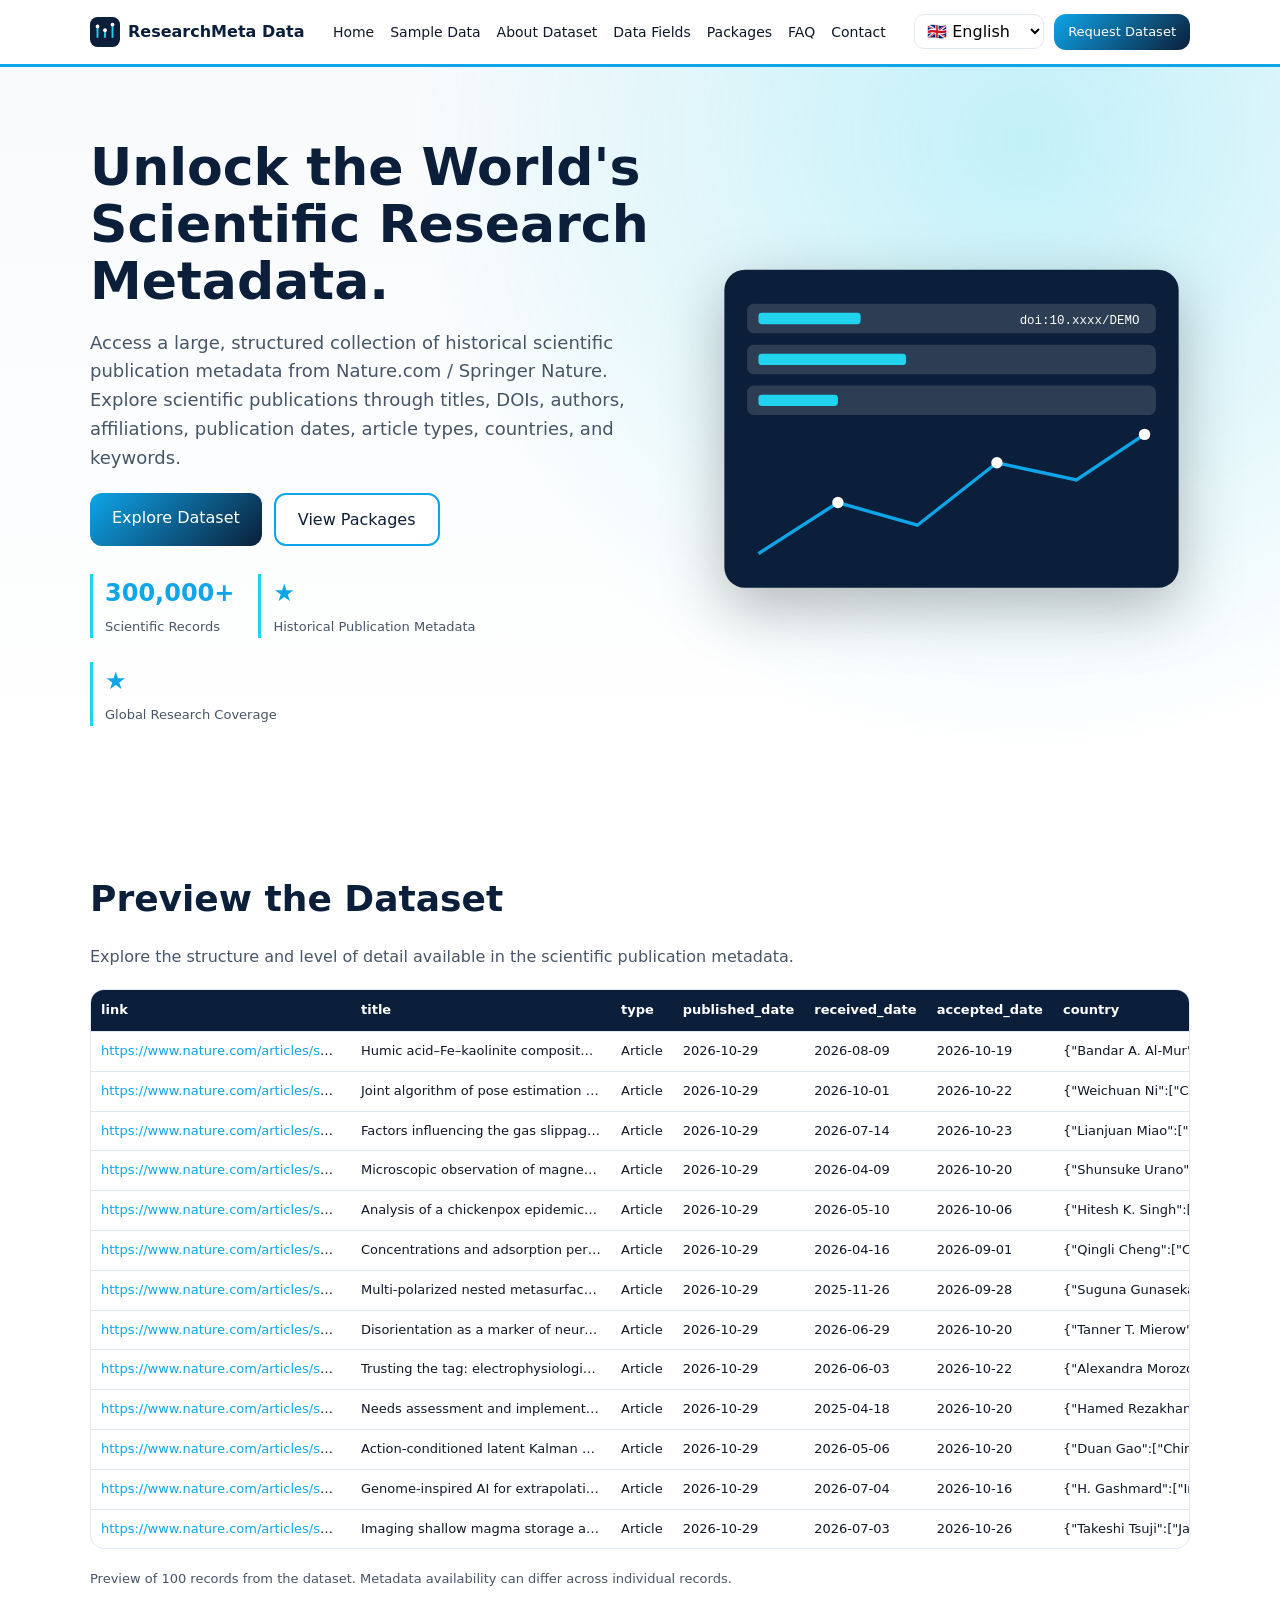
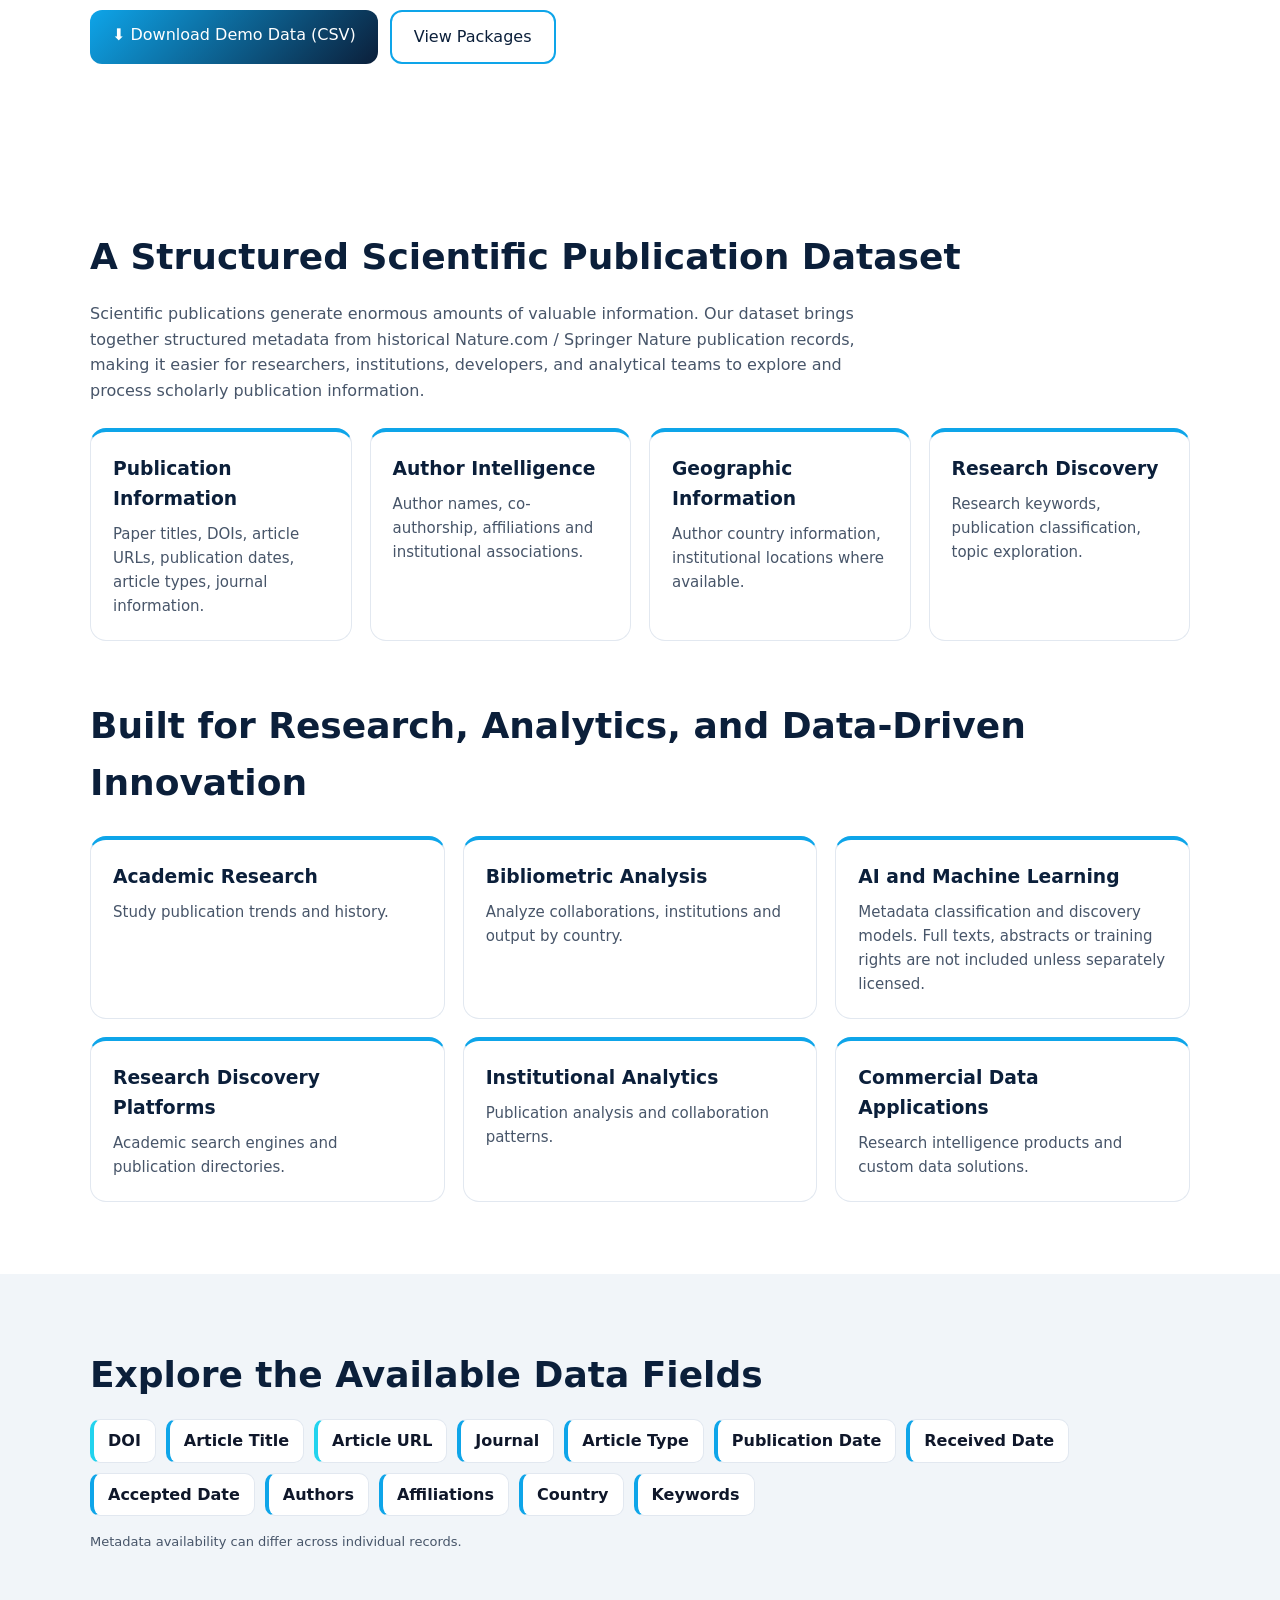
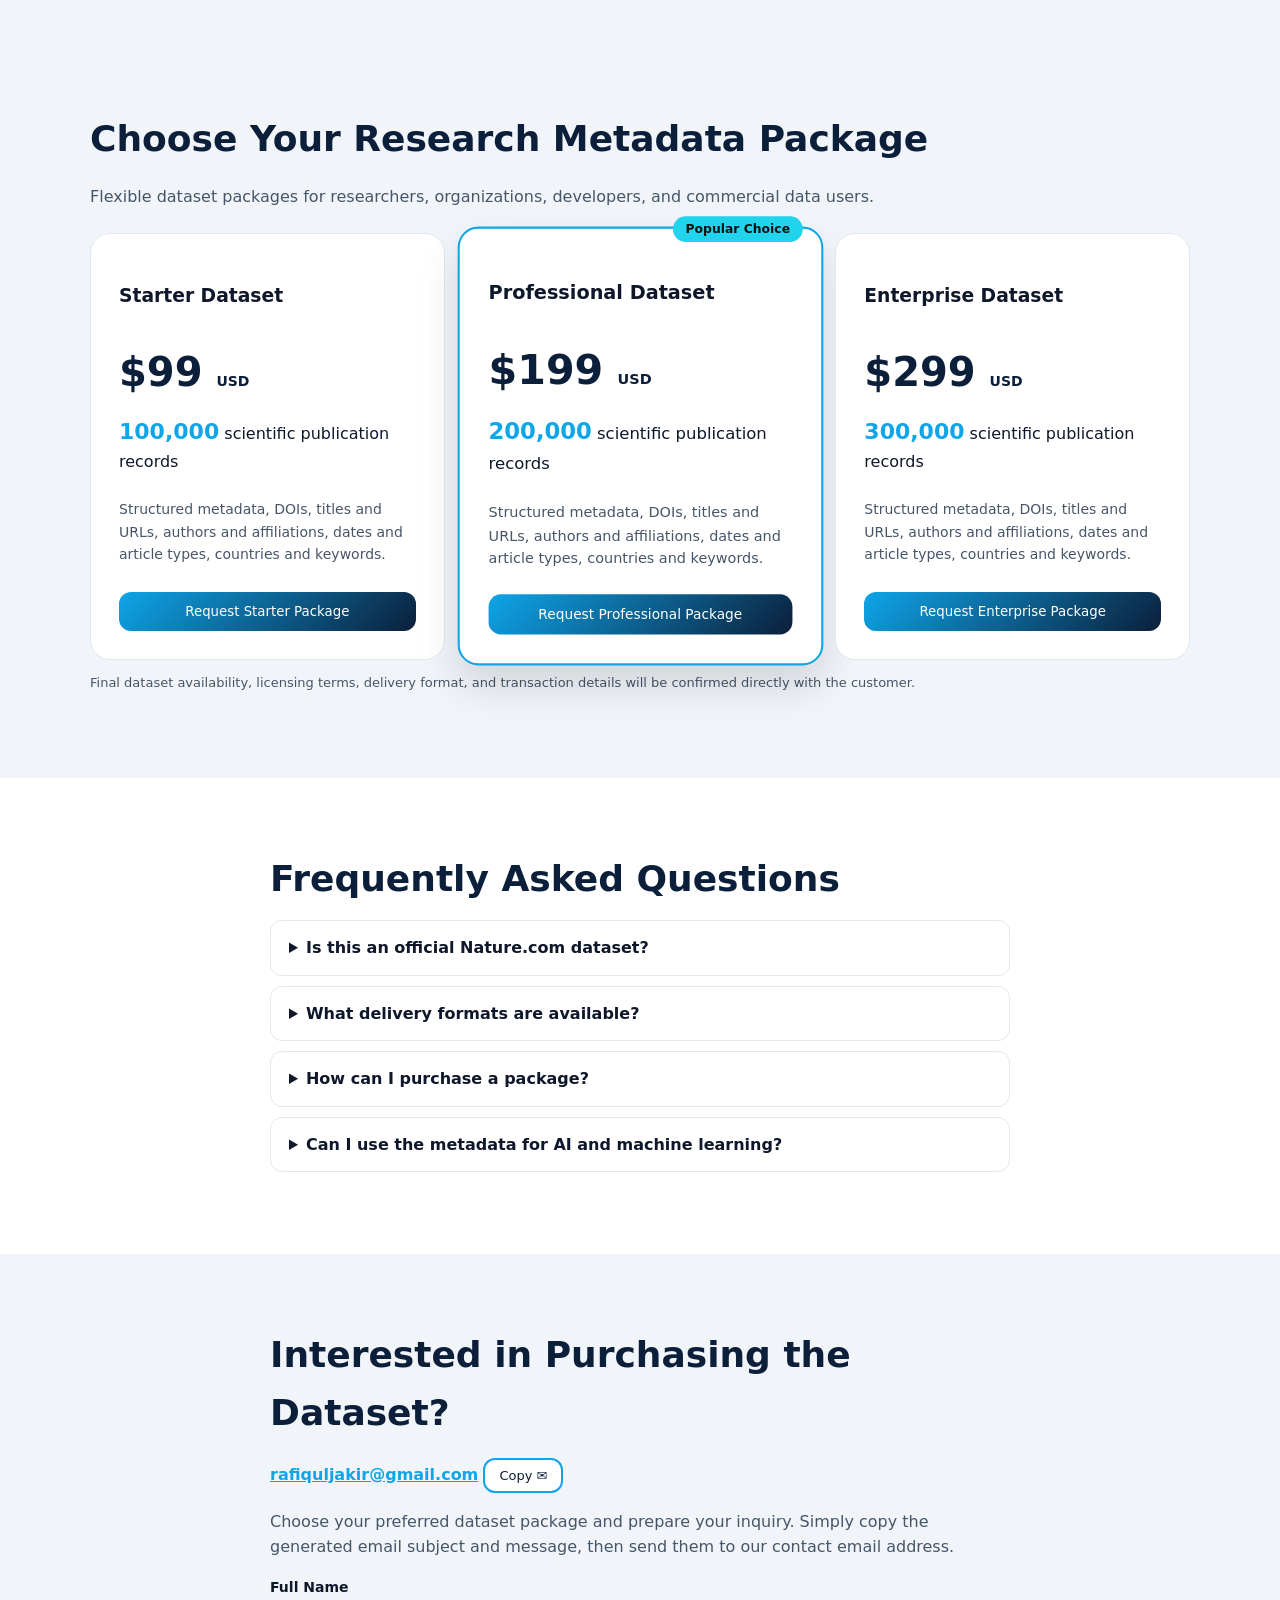
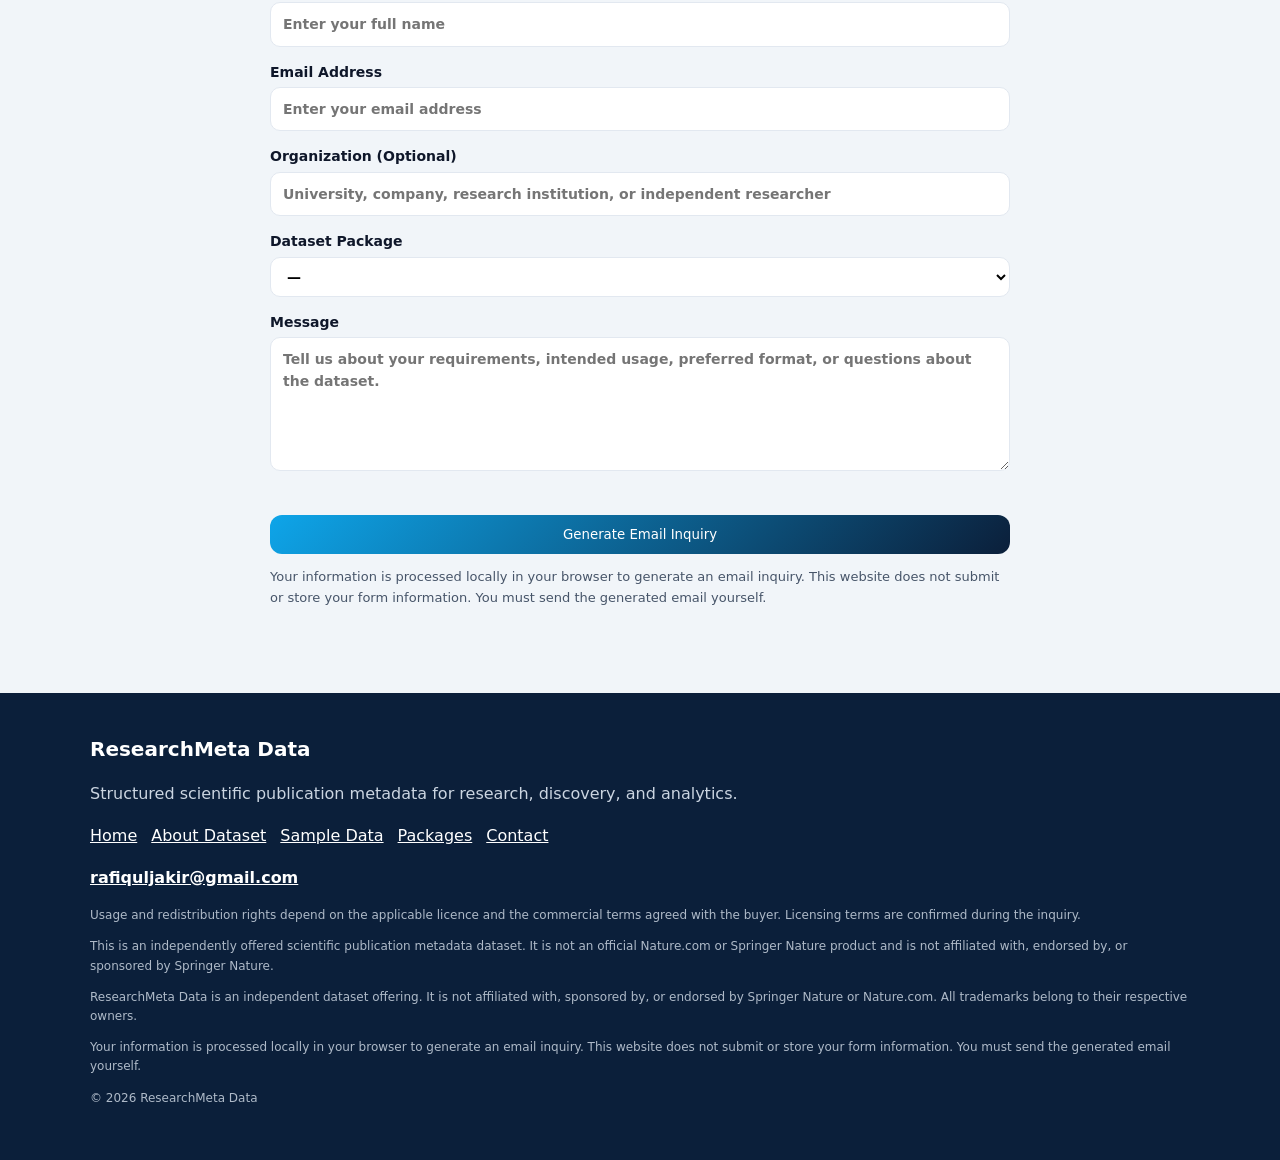
<file: index.html>
<!DOCTYPE html>
<html lang="en" data-theme="en"><head><meta charset="utf-8"><meta name="viewport" content="width=device-width,initial-scale=1">
<title>Nature.com Metadata Dataset | Scientific Publication Metadata – ResearchMeta Data</title><meta name="description" content="Scientific publication metadata dataset: 300,000+ Nature.com / Springer Nature records with DOI, titles, authors, affiliations, countries, keywords. CSV sample."><meta name="keywords" content="Nature.com metadata dataset, Nature scientific papers dataset, Nature publication metadata, scientific research paper dataset, scientific publication metadata, research paper metadata database, academic publication dataset, scholarly metadata dataset, DOI dataset, research publication database, scientific article metadata, academic research data, author affiliation dataset, research bibliometric dataset, scientific publication CSV, research analytics dataset, academic data for machine learning, scholarly publication data, Springer Nature metadata, Scientific Reports metadata, buy research paper dataset, research paper CSV download, journal article metadata dataset, bibliometric analysis data, author country dataset, research keywords dataset, scientific papers database download, research intelligence data, academic search engine dataset, DOI and article URL dataset"><meta name="author" content="ResearchMeta Data"><meta name="robots" content="index,follow,max-snippet:-1,max-image-preview:large">
<link rel="canonical" href="https://rafiqul-jakir.github.io/metadata/"><link rel="alternate" hreflang="en" href="https://rafiqul-jakir.github.io/metadata/"><link rel="alternate" hreflang="es" href="https://rafiqul-jakir.github.io/metadata/es/"><link rel="alternate" hreflang="fr" href="https://rafiqul-jakir.github.io/metadata/fr/"><link rel="alternate" hreflang="it" href="https://rafiqul-jakir.github.io/metadata/it/"><link rel="alternate" hreflang="de" href="https://rafiqul-jakir.github.io/metadata/de/"><link rel="alternate" hreflang="x-default" href="https://rafiqul-jakir.github.io/metadata/">
<meta property="og:type" content="website"><meta property="og:site_name" content="ResearchMeta Data"><meta property="og:title" content="Nature.com Metadata Dataset | Scientific Publication Metadata – ResearchMeta Data"><meta property="og:description" content="Scientific publication metadata dataset: 300,000+ Nature.com / Springer Nature records with DOI, titles, authors, affiliations, countries, keywords. CSV sample."><meta property="og:url" content="https://rafiqul-jakir.github.io/metadata/"><meta property="og:locale" content="en">
<meta name="twitter:card" content="summary"><meta name="twitter:title" content="Nature.com Metadata Dataset | Scientific Publication Metadata – ResearchMeta Data"><meta name="twitter:description" content="Scientific publication metadata dataset: 300,000+ Nature.com / Springer Nature records with DOI, titles, authors, affiliations, countries, keywords. CSV sample.">
<link rel="icon" href="assets/favicon.svg" type="image/svg+xml"><link rel="stylesheet" href="styles.css">
<script type="application/ld+json">{"@context": "https://schema.org", "@graph": [{"@type": "Organization", "name": "ResearchMeta Data", "url": "https://rafiqul-jakir.github.io/metadata/", "email": "rafiquljakir@gmail.com"}, {"@type": "WebSite", "name": "ResearchMeta Data", "url": "https://rafiqul-jakir.github.io/metadata/", "inLanguage": "en"}, {"@type": "Dataset", "name": "Scientific Publication Metadata Dataset", "description": "Scientific publication metadata dataset: 300,000+ Nature.com / Springer Nature records with DOI, titles, authors, affiliations, countries, keywords. CSV sample.", "url": "https://rafiqul-jakir.github.io/metadata/", "inLanguage": "en", "keywords": ["Nature.com metadata dataset", "Nature scientific papers dataset", "Nature publication metadata", "scientific research paper dataset", "scientific publication metadata", "research paper metadata database", "academic publication dataset", "scholarly metadata dataset", "DOI dataset", "research publication database", "scientific article metadata", "academic research data", "author affiliation dataset", "research bibliometric dataset", "scientific publication CSV", "research analytics dataset", "academic data for machine learning", "scholarly publication data", "Springer Nature metadata", "Scientific Reports metadata", "buy research paper dataset", "research paper CSV download", "journal article metadata dataset", "bibliometric analysis data", "author country dataset", "research keywords dataset", "scientific papers database download", "research intelligence data", "academic search engine dataset", "DOI and article URL dataset"], "creator": {"@type": "Organization", "name": "ResearchMeta Data"}, "variableMeasured": ["DOI", "Article Title", "Article URL", "Journal", "Article Type", "Publication Date", "Received Date", "Accepted Date", "Authors", "Affiliations", "Country", "Keywords"]}]}</script></head>
<body><a class="skip" href="#about">Skip to content</a>
<header class="nav"><div class="wrap bar"><a class="brand" href="#home"><svg width="30" height="30" viewBox="0 0 32 32" aria-hidden="true"><rect width="32" height="32" rx="8" fill="var(--b)"/><g fill="none" stroke="var(--c)" stroke-width="2"><path d="M8 22V10M16 22V14M24 22V8"/></g><circle cx="8" cy="10" r="2" fill="#fff"/><circle cx="16" cy="14" r="2" fill="#fff"/><circle cx="24" cy="8" r="2" fill="#fff"/></svg>ResearchMeta Data</a>
<nav id="menu" aria-label="Main"><a href="#home">Home</a><a href="#sample">Sample Data</a><a href="#about">About Dataset</a><a href="#fields">Data Fields</a><a href="#packages">Packages</a><a href="#faq">FAQ</a><a href="#contact">Contact</a></nav>
<div class="right"><select id="lang" aria-label="Language"><option value="" selected data-l="en">🇬🇧 English</option><option value="es/" data-l="es">🇪🇸 Español</option><option value="fr/" data-l="fr">🇫🇷 Français</option><option value="it/" data-l="it">🇮🇹 Italiano</option><option value="de/" data-l="de">🇩🇪 Deutsch</option></select><a class="btn sm" href="#contact">Request Dataset</a><button id="burger" aria-label="Menu" aria-expanded="false">☰</button></div></div></header>
<main>
<section id="home" class="hero"><div class="wrap two"><div><h1>Unlock the World's Scientific Research Metadata.</h1><p class="lead">Access a large, structured collection of historical scientific publication metadata from Nature.com / Springer Nature. Explore scientific publications through titles, DOIs, authors, affiliations, publication dates, article types, countries, and keywords.</p>
<div class="cta"><a class="btn" href="#sample">Explore Dataset</a><a class="btn ghost" href="#packages">View Packages</a></div><div class="stats"><div><b>300,000+</b><span>Scientific Records</span></div><div><b>★</b><span>Historical Publication Metadata</span></div><div><b>★</b><span>Global Research Coverage</span></div></div></div>
<div class="viz" aria-hidden="true"><svg viewBox="0 0 420 320"><rect x="10" y="20" width="400" height="280" rx="18" fill="var(--b)"/><g fill="#ffffff22"><rect x="30" y="50" width="360" height="26" rx="6"/><rect x="30" y="86" width="360" height="26" rx="6"/><rect x="30" y="122" width="360" height="26" rx="6"/></g><g fill="var(--c)"><rect x="40" y="58" width="90" height="10" rx="3"/><rect x="40" y="94" width="130" height="10" rx="3"/><rect x="40" y="130" width="70" height="10" rx="3"/></g><g stroke="var(--a)" stroke-width="3" fill="none"><polyline points="40,270 110,225 180,245 250,190 320,205 380,165"/></g><g fill="#fff"><circle cx="110" cy="225" r="5"/><circle cx="250" cy="190" r="5"/><circle cx="380" cy="165" r="5"/></g><text x="270" y="68" fill="#fff" font-size="11" font-family="monospace">doi:10.xxxx/DEMO</text></svg></div></div></section>
<section id="sample" class="sec"><div class="wrap"><h2>Preview the Dataset</h2><p class="sub">Explore the structure and level of detail available in the scientific publication metadata.</p><div class="tw" tabindex="0"><table><thead><tr><th>link</th><th>title</th><th>type</th><th>published_date</th><th>received_date</th><th>accepted_date</th><th>country</th><th>keywords</th><th>doi</th><th>authors</th><th>affiliations</th><th>source_page</th></tr></thead><tbody id="rows"></tbody></table></div><p class="note">Preview of 100 records from the dataset. Metadata availability can differ across individual records.</p><div class="cta"><a class="btn" href="assets/sample-data.csv" download>⬇ Download Demo Data (CSV)</a><a class="btn ghost" href="#packages">View Packages</a></div></div></section>
<section id="about" class="sec"><div class="wrap"><h2>A Structured Scientific Publication Dataset</h2><p class="sub">Scientific publications generate enormous amounts of valuable information. Our dataset brings together structured metadata from historical Nature.com / Springer Nature publication records, making it easier for researchers, institutions, developers, and analytical teams to explore and process scholarly publication information.</p><div class="grid4"><article class="card"><h3>Publication Information</h3><p>Paper titles, DOIs, article URLs, publication dates, article types, journal information.</p></article><article class="card"><h3>Author Intelligence</h3><p>Author names, co-authorship, affiliations and institutional associations.</p></article><article class="card"><h3>Geographic Information</h3><p>Author country information, institutional locations where available.</p></article><article class="card"><h3>Research Discovery</h3><p>Research keywords, publication classification, topic exploration.</p></article></div>
<h2 class="mt">Built for Research, Analytics, and Data-Driven Innovation</h2><div class="grid3"><article class="card"><h3>Academic Research</h3><p>Study publication trends and history.</p></article><article class="card"><h3>Bibliometric Analysis</h3><p>Analyze collaborations, institutions and output by country.</p></article><article class="card"><h3>AI and Machine Learning</h3><p>Metadata classification and discovery models. Full texts, abstracts or training rights are not included unless separately licensed.</p></article><article class="card"><h3>Research Discovery Platforms</h3><p>Academic search engines and publication directories.</p></article><article class="card"><h3>Institutional Analytics</h3><p>Publication analysis and collaboration patterns.</p></article><article class="card"><h3>Commercial Data Applications</h3><p>Research intelligence products and custom data solutions.</p></article></div></div></section>
<section id="fields" class="sec alt"><div class="wrap"><h2>Explore the Available Data Fields</h2><ul class="chips"><li class="f-id">DOI</li><li class="f-text">Article Title</li><li class="f-link">Article URL</li><li class="f-text">Journal</li><li class="f-text">Article Type</li><li class="f-date">Publication Date</li><li class="f-date">Received Date</li><li class="f-date">Accepted Date</li><li class="f-people">Authors</li><li class="f-people">Affiliations</li><li class="f-geo">Country</li><li class="f-text">Keywords</li></ul><p class="note">Metadata availability can differ across individual records.</p></div></section>
<section id="packages" class="sec alt"><div class="wrap"><h2>Choose Your Research Metadata Package</h2><p class="sub">Flexible dataset packages for researchers, organizations, developers, and commercial data users.</p><div class="grid3 pr"><article class="price"><h3>Starter Dataset</h3><div class="amt">$99 <small>USD</small></div><div class="recs"><b>100,000</b> scientific publication records</div><p>Structured metadata, DOIs, titles and URLs, authors and affiliations, dates and article types, countries and keywords.</p><button class="btn" data-pkg="s">Request Starter Package</button></article><article class="price pop"><span class="badge">Popular Choice</span><h3>Professional Dataset</h3><div class="amt">$199 <small>USD</small></div><div class="recs"><b>200,000</b> scientific publication records</div><p>Structured metadata, DOIs, titles and URLs, authors and affiliations, dates and article types, countries and keywords.</p><button class="btn" data-pkg="p">Request Professional Package</button></article><article class="price"><h3>Enterprise Dataset</h3><div class="amt">$299 <small>USD</small></div><div class="recs"><b>300,000</b> scientific publication records</div><p>Structured metadata, DOIs, titles and URLs, authors and affiliations, dates and article types, countries and keywords.</p><button class="btn" data-pkg="e">Request Enterprise Package</button></article></div><p class="note">Final dataset availability, licensing terms, delivery format, and transaction details will be confirmed directly with the customer.</p></div></section>
<section id="faq" class="sec"><div class="wrap narrow"><h2>Frequently Asked Questions</h2><details><summary>Is this an official Nature.com dataset?</summary><p>No. It is an independently offered metadata dataset, not affiliated with Springer Nature.</p></details><details><summary>What delivery formats are available?</summary><p>The preferred format can be discussed during the inquiry.</p></details><details><summary>How can I purchase a package?</summary><p>Choose a package, generate the email inquiry in the contact section, and send it yourself from your email application. Nothing is sent automatically.</p></details><details><summary>Can I use the metadata for AI and machine learning?</summary><p>Metadata can support classification and discovery experiments. Rights depend on the licence agreed commercially.</p></details></div></section>
<section id="contact" class="sec alt"><div class="wrap narrow"><h2>Interested in Purchasing the Dataset?</h2><p class="sub"><a class="mail" href="mailto:rafiquljakir@gmail.com">rafiquljakir@gmail.com</a> <button class="btn ghost sm" id="cpmail" type="button">Copy ✉</button></p><p class="sub">Choose your preferred dataset package and prepare your inquiry. Simply copy the generated email subject and message, then send them to our contact email address.</p>
<div id="f" class="form"><label>Full Name<input id="n" required placeholder="Enter your full name" autocomplete="name"></label><label>Email Address<input id="e" type="email" required placeholder="Enter your email address" autocomplete="email"></label>
<label>Organization (Optional)<input id="o" placeholder="University, company, research institution, or independent researcher"></label><label>Dataset Package<select id="p"><option value="">—</option><option value="s">Starter Dataset — 100,000 Records — $99</option><option value="p">Professional Dataset — 200,000 Records — $199</option><option value="e">Enterprise Dataset — 300,000 Records — $299</option><option value="c">Custom Dataset Inquiry</option></select></label>
<label>Message<textarea id="m" rows="5" placeholder="Tell us about your requirements, intended usage, preferred format, or questions about the dataset."></textarea></label><p id="err" class="err" role="alert"></p><button class="btn" id="gen" type="button">Generate Email Inquiry</button></div>
<p class="note">Your information is processed locally in your browser to generate an email inquiry. This website does not submit or store your form information. You must send the generated email yourself.</p>
<div id="out" class="mailcard" hidden><p><b>To:</b> rafiquljakir@gmail.com</p><p><b>Subject:</b></p><pre id="os" tabindex="0"></pre><p><b>Message:</b></p><pre id="ob" tabindex="0"></pre>
<div class="cta"><button class="btn" id="c1" type="button">Copy Subject</button><button class="btn" id="c2" type="button">Copy Email Message</button><button class="btn ghost" id="c3" type="button">Copy Full Email</button><a class="btn" id="open" href="#">Open Email Application</a></div><p id="ok" role="status" class="ok"></p></div></div></section>
</main>
<footer class="foot"><div class="wrap"><b>ResearchMeta Data</b><p>Structured scientific publication metadata for research, discovery, and analytics.</p><nav><a href="#home">Home</a><a href="#about">About Dataset</a><a href="#sample">Sample Data</a><a href="#packages">Packages</a><a href="#contact">Contact</a></nav>
<p><a class="mail" href="mailto:rafiquljakir@gmail.com">rafiquljakir@gmail.com</a></p><p class="small" id="licence">Usage and redistribution rights depend on the applicable licence and the commercial terms agreed with the buyer. Licensing terms are confirmed during the inquiry.</p><p class="small">This is an independently offered scientific publication metadata dataset. It is not an official Nature.com or Springer Nature product and is not affiliated with, endorsed by, or sponsored by Springer Nature.</p><p class="small">ResearchMeta Data is an independent dataset offering. It is not affiliated with, sponsored by, or endorsed by Springer Nature or Nature.com. All trademarks belong to their respective owners.</p><p class="small">Your information is processed locally in your browser to generate an email inquiry. This website does not submit or store your form information. You must send the generated email yourself.</p><p class="small">© <span id="yr">2026</span> ResearchMeta Data</p></div></footer>
<script type="application/json" id="i18n">{"dm": "I would like to receive more information about this dataset package, including sample data, delivery format, licensing terms, and the purchasing procedure.", "subj": ["Dataset Purchase Inquiry – Starter (100,000 Records)", "Dataset Purchase Inquiry – Professional (200,000 Records)", "Dataset Purchase Inquiry – Enterprise (300,000 Records)", "Dataset Purchase Inquiry – Custom Dataset"], "body": "Dear ResearchMeta Data Team,\n\nI am interested in purchasing your scientific research publication metadata dataset.\n\nMy Details:\n\nFull Name: {name}\nEmail Address: {email}\nOrganization: {org}\nSelected Package: {pkg}\nPackage Price: {price}\n\nMessage:\n\n{msg}\n\nI would appreciate further information regarding dataset availability, licensing terms, delivery format, and purchasing procedures.\n\nThank you for your time.\n\nBest regards,\n{name}", "errs": ["Please enter your full name.", "Please enter a valid email address.", "Please choose a package."], "ok": "Copied successfully!", "fail": "Copy failed. Please select the text and copy it manually.", "none": "Not provided", "custom": "Custom quote", "opts": ["Starter Dataset — 100,000 Records — $99", "Professional Dataset — 200,000 Records — $199", "Enterprise Dataset — 300,000 Records — $299", "Custom Dataset Inquiry"], "email": "rafiquljakir@gmail.com"}</script>
<script src="data.js" defer></script><script src="script.js" defer></script></body></html>
</file>
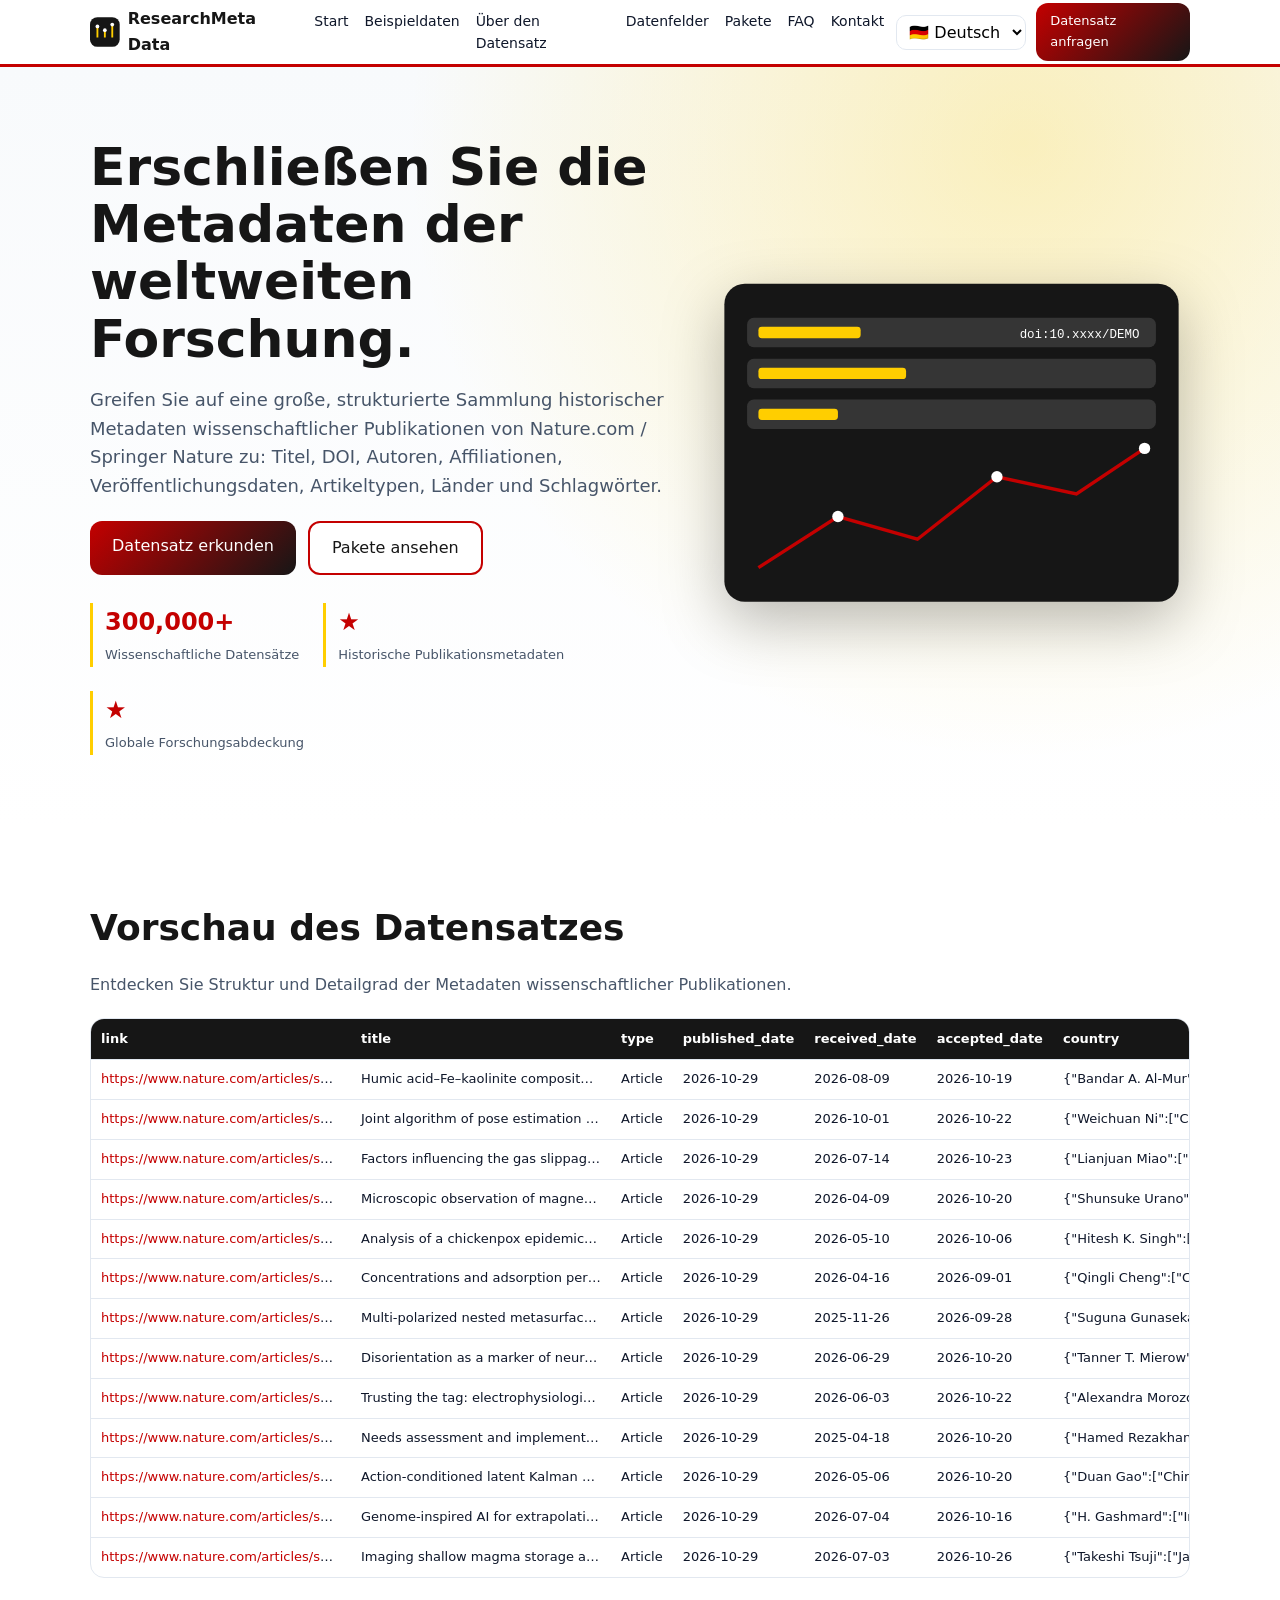
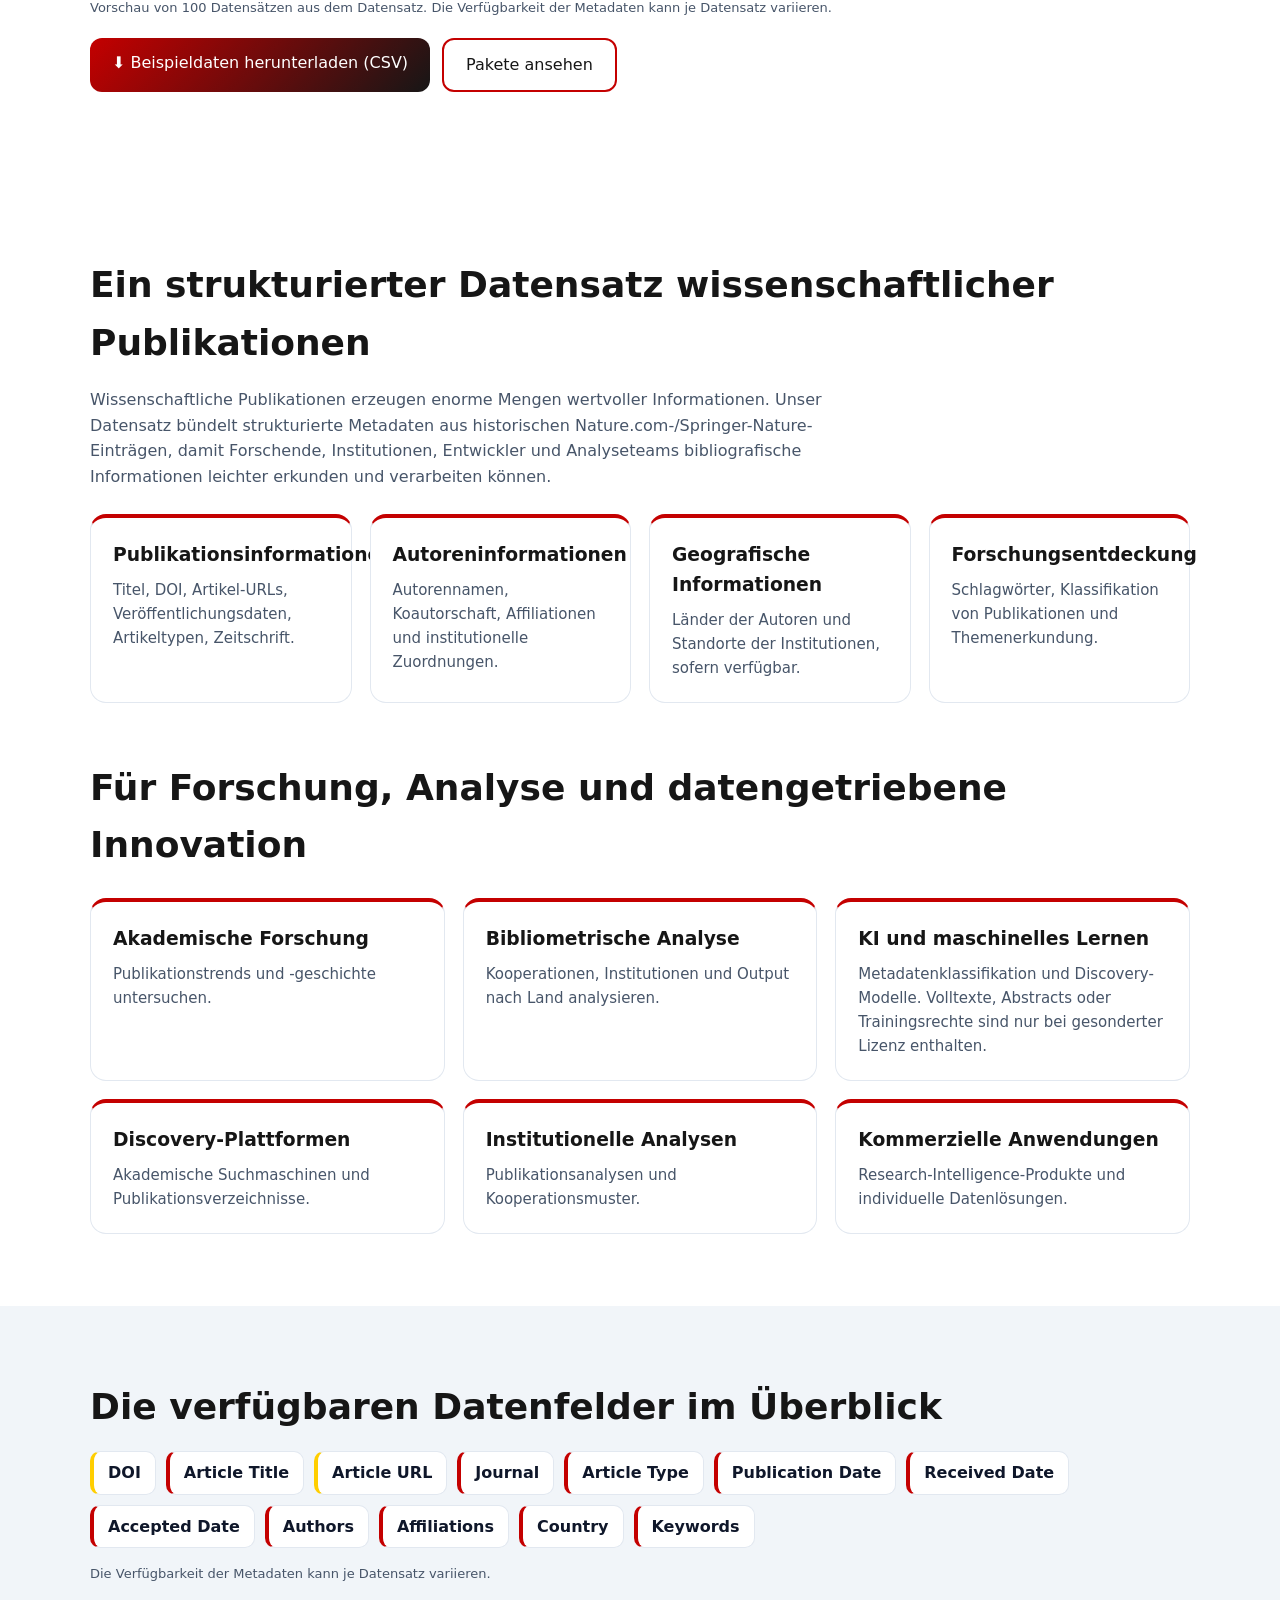
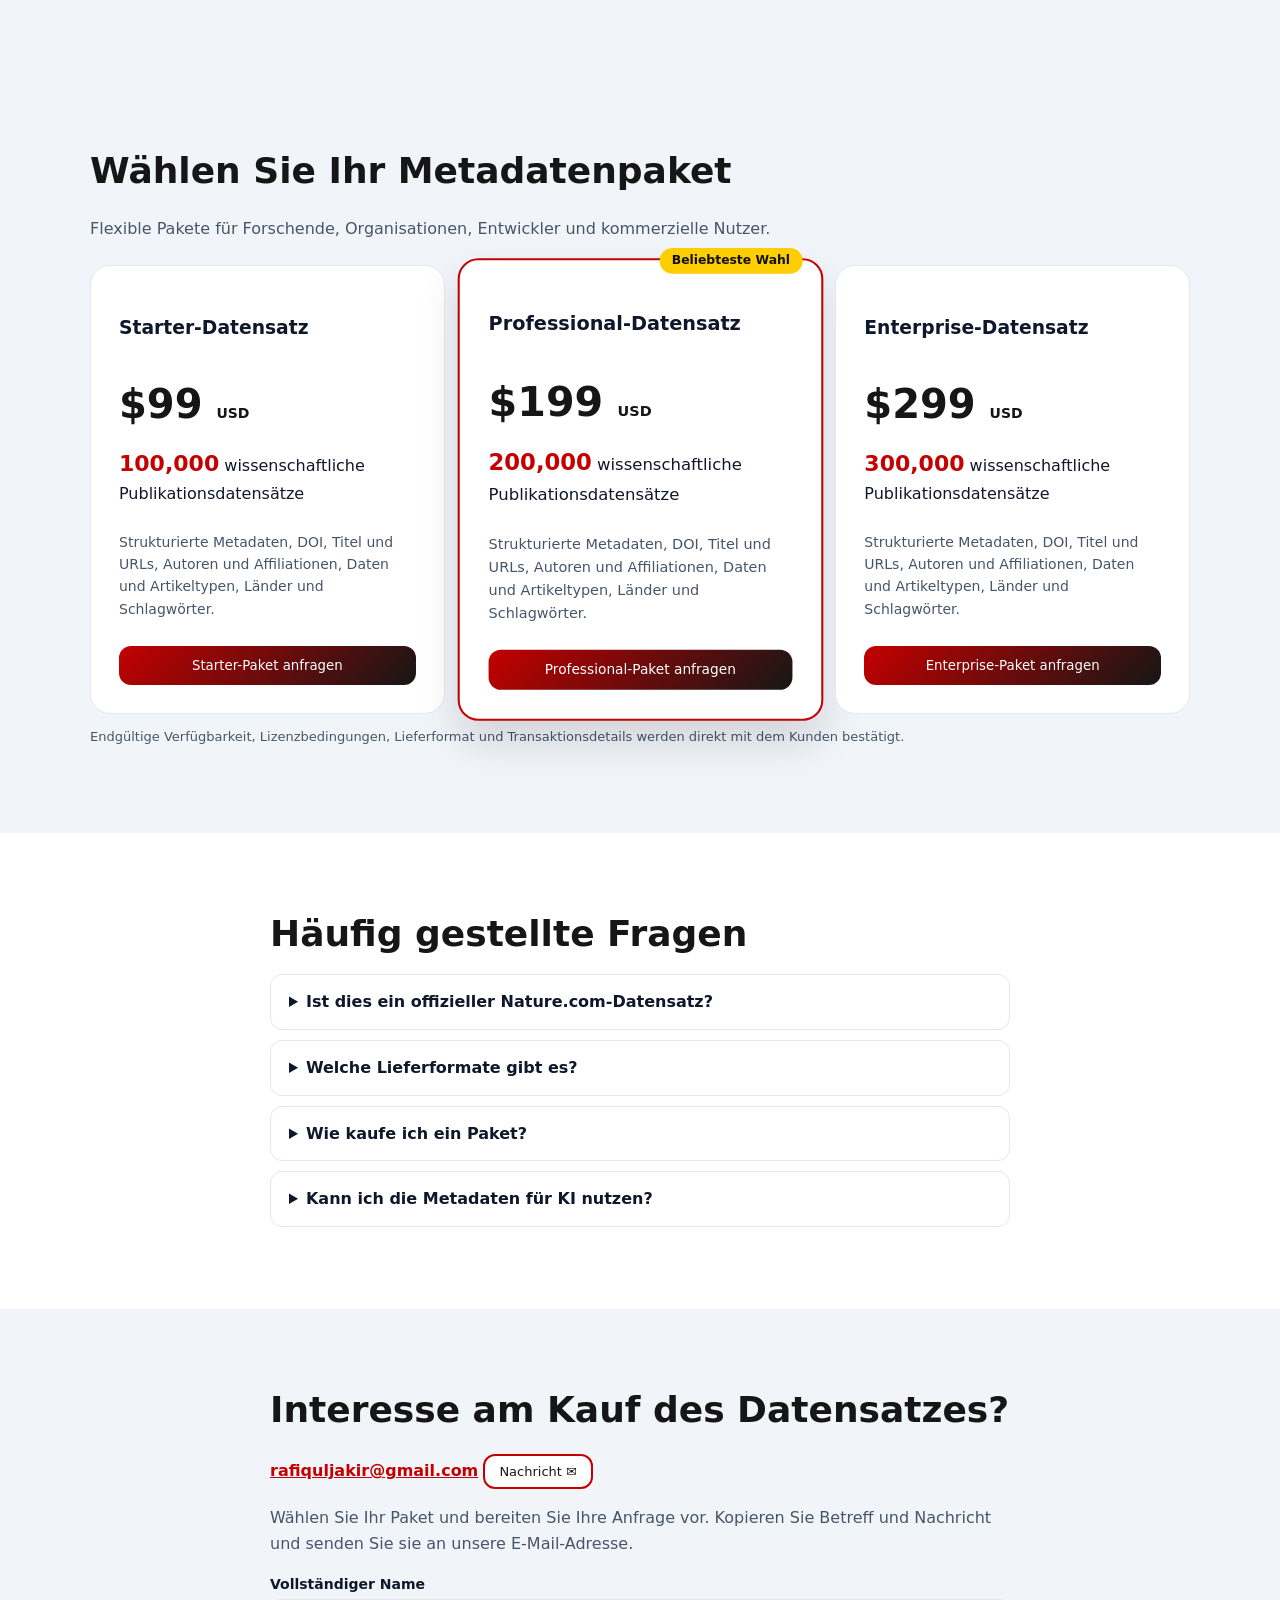
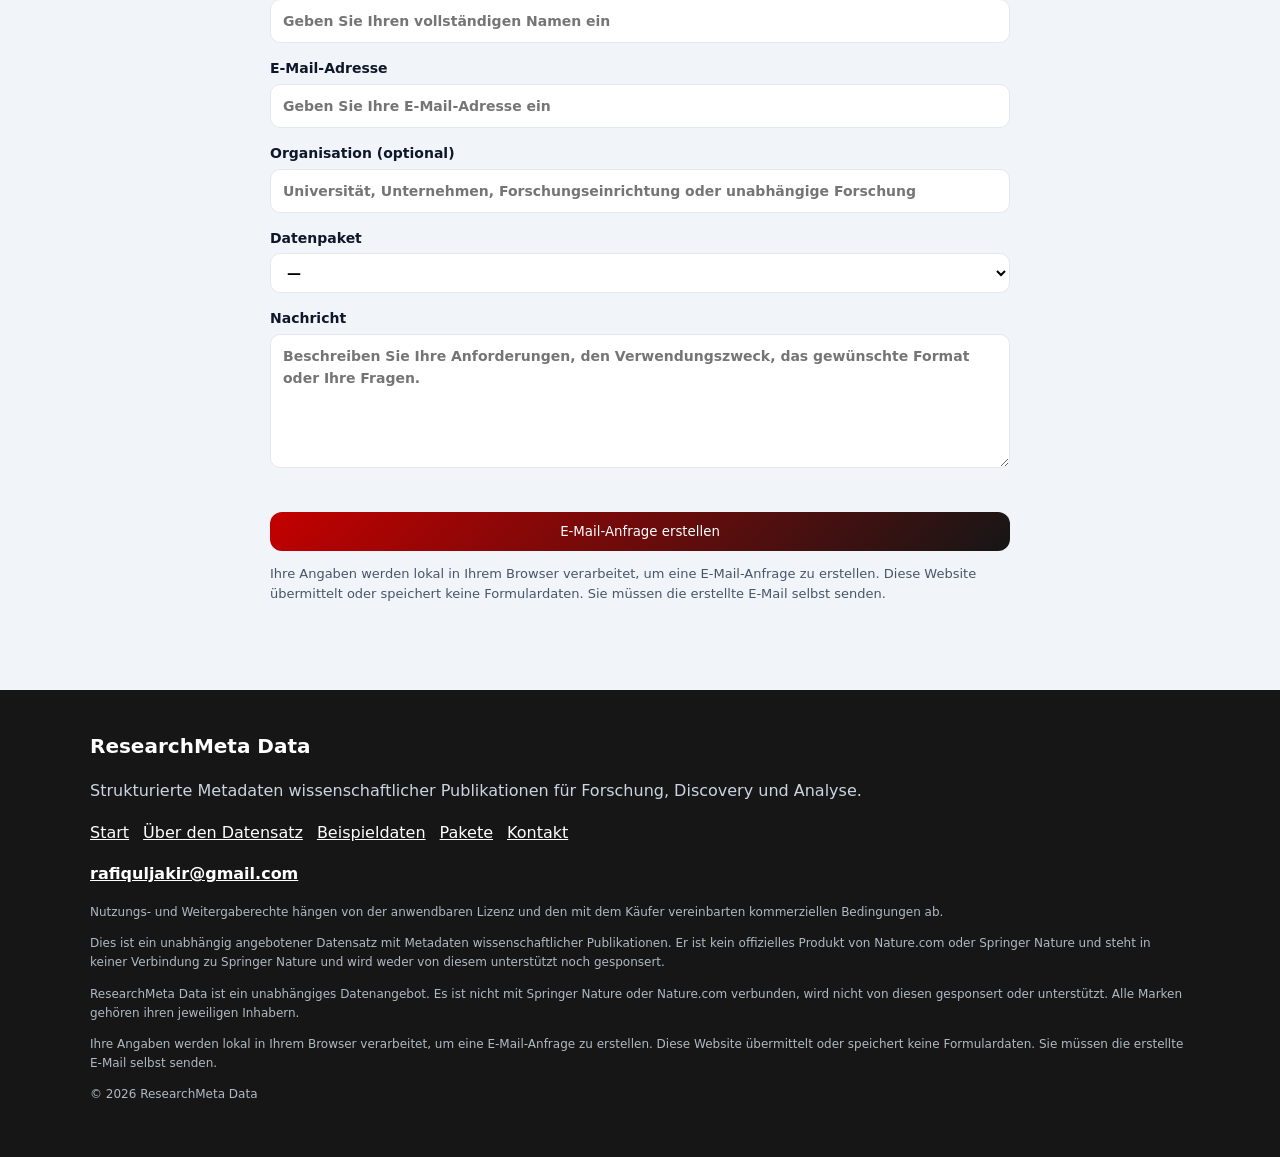
<file: de/index.html>
<!DOCTYPE html>
<html lang="de" data-theme="de"><head><meta charset="utf-8"><meta name="viewport" content="width=device-width,initial-scale=1">
<title>Nature.com-Metadatensatz | Metadaten wissenschaftlicher Publikationen – ResearchMeta Data</title><meta name="description" content="Datensatz mit Metadaten wissenschaftlicher Publikationen: über 300.000 Einträge von Nature.com / Springer Nature mit DOI, Titeln, Autoren, Affiliationen, Ländern. CSV-Beispiel."><meta name="keywords" content="Nature.com-Metadatensatz, Datenbank wissenschaftlicher Nature-Artikel, Metadaten wissenschaftlicher Publikationen, Datensatz Forschungsartikel, Metadatenbank wissenschaftlicher Artikel, Datensatz akademischer Publikationen, wissenschaftliche Metadaten, DOI-Datensatz, Forschungspublikationen Datenbank, akademische Forschungsdaten, Datensatz Autorenaffiliationen, bibliometrischer Datensatz, wissenschaftliche Publikationen CSV, Datensatz für Forschungsanalytik, akademische Daten für maschinelles Lernen, Springer-Nature-Metadaten, Datensatz wissenschaftlicher Artikel kaufen, Artikel-Metadaten CSV herunterladen, Daten für bibliometrische Analyse, Forschungsschlagwörter Datensatz, Daten für akademische Suchmaschinen"><meta name="author" content="ResearchMeta Data"><meta name="robots" content="index,follow,max-snippet:-1,max-image-preview:large">
<link rel="canonical" href="https://rafiqul-jakir.github.io/metadata/de/"><link rel="alternate" hreflang="en" href="https://rafiqul-jakir.github.io/metadata/"><link rel="alternate" hreflang="es" href="https://rafiqul-jakir.github.io/metadata/es/"><link rel="alternate" hreflang="fr" href="https://rafiqul-jakir.github.io/metadata/fr/"><link rel="alternate" hreflang="it" href="https://rafiqul-jakir.github.io/metadata/it/"><link rel="alternate" hreflang="de" href="https://rafiqul-jakir.github.io/metadata/de/"><link rel="alternate" hreflang="x-default" href="https://rafiqul-jakir.github.io/metadata/">
<meta property="og:type" content="website"><meta property="og:site_name" content="ResearchMeta Data"><meta property="og:title" content="Nature.com-Metadatensatz | Metadaten wissenschaftlicher Publikationen – ResearchMeta Data"><meta property="og:description" content="Datensatz mit Metadaten wissenschaftlicher Publikationen: über 300.000 Einträge von Nature.com / Springer Nature mit DOI, Titeln, Autoren, Affiliationen, Ländern. CSV-Beispiel."><meta property="og:url" content="https://rafiqul-jakir.github.io/metadata/de/"><meta property="og:locale" content="de">
<meta name="twitter:card" content="summary"><meta name="twitter:title" content="Nature.com-Metadatensatz | Metadaten wissenschaftlicher Publikationen – ResearchMeta Data"><meta name="twitter:description" content="Datensatz mit Metadaten wissenschaftlicher Publikationen: über 300.000 Einträge von Nature.com / Springer Nature mit DOI, Titeln, Autoren, Affiliationen, Ländern. CSV-Beispiel.">
<link rel="icon" href="../assets/favicon.svg" type="image/svg+xml"><link rel="stylesheet" href="../styles.css">
<script type="application/ld+json">{"@context": "https://schema.org", "@graph": [{"@type": "Organization", "name": "ResearchMeta Data", "url": "https://rafiqul-jakir.github.io/metadata/de/", "email": "rafiquljakir@gmail.com"}, {"@type": "WebSite", "name": "ResearchMeta Data", "url": "https://rafiqul-jakir.github.io/metadata/de/", "inLanguage": "de"}, {"@type": "Dataset", "name": "Scientific Publication Metadata Dataset", "description": "Datensatz mit Metadaten wissenschaftlicher Publikationen: über 300.000 Einträge von Nature.com / Springer Nature mit DOI, Titeln, Autoren, Affiliationen, Ländern. CSV-Beispiel.", "url": "https://rafiqul-jakir.github.io/metadata/de/", "inLanguage": "de", "keywords": ["Nature.com-Metadatensatz", "Datenbank wissenschaftlicher Nature-Artikel", "Metadaten wissenschaftlicher Publikationen", "Datensatz Forschungsartikel", "Metadatenbank wissenschaftlicher Artikel", "Datensatz akademischer Publikationen", "wissenschaftliche Metadaten", "DOI-Datensatz", "Forschungspublikationen Datenbank", "akademische Forschungsdaten", "Datensatz Autorenaffiliationen", "bibliometrischer Datensatz", "wissenschaftliche Publikationen CSV", "Datensatz für Forschungsanalytik", "akademische Daten für maschinelles Lernen", "Springer-Nature-Metadaten", "Datensatz wissenschaftlicher Artikel kaufen", "Artikel-Metadaten CSV herunterladen", "Daten für bibliometrische Analyse", "Forschungsschlagwörter Datensatz", "Daten für akademische Suchmaschinen"], "creator": {"@type": "Organization", "name": "ResearchMeta Data"}, "variableMeasured": ["DOI", "Article Title", "Article URL", "Journal", "Article Type", "Publication Date", "Received Date", "Accepted Date", "Authors", "Affiliations", "Country", "Keywords"]}]}</script></head>
<body><a class="skip" href="#about">Skip to content</a>
<header class="nav"><div class="wrap bar"><a class="brand" href="#home"><svg width="30" height="30" viewBox="0 0 32 32" aria-hidden="true"><rect width="32" height="32" rx="8" fill="var(--b)"/><g fill="none" stroke="var(--c)" stroke-width="2"><path d="M8 22V10M16 22V14M24 22V8"/></g><circle cx="8" cy="10" r="2" fill="#fff"/><circle cx="16" cy="14" r="2" fill="#fff"/><circle cx="24" cy="8" r="2" fill="#fff"/></svg>ResearchMeta Data</a>
<nav id="menu" aria-label="Main"><a href="#home">Start</a><a href="#sample">Beispieldaten</a><a href="#about">Über den Datensatz</a><a href="#fields">Datenfelder</a><a href="#packages">Pakete</a><a href="#faq">FAQ</a><a href="#contact">Kontakt</a></nav>
<div class="right"><select id="lang" aria-label="Language"><option value="../" data-l="en">🇬🇧 English</option><option value="../es/" data-l="es">🇪🇸 Español</option><option value="../fr/" data-l="fr">🇫🇷 Français</option><option value="../it/" data-l="it">🇮🇹 Italiano</option><option value="../de/" selected data-l="de">🇩🇪 Deutsch</option></select><a class="btn sm" href="#contact">Datensatz anfragen</a><button id="burger" aria-label="Menu" aria-expanded="false">☰</button></div></div></header>
<main>
<section id="home" class="hero"><div class="wrap two"><div><h1>Erschließen Sie die Metadaten der weltweiten Forschung.</h1><p class="lead">Greifen Sie auf eine große, strukturierte Sammlung historischer Metadaten wissenschaftlicher Publikationen von Nature.com / Springer Nature zu: Titel, DOI, Autoren, Affiliationen, Veröffentlichungsdaten, Artikeltypen, Länder und Schlagwörter.</p>
<div class="cta"><a class="btn" href="#sample">Datensatz erkunden</a><a class="btn ghost" href="#packages">Pakete ansehen</a></div><div class="stats"><div><b>300,000+</b><span>Wissenschaftliche Datensätze</span></div><div><b>★</b><span>Historische Publikationsmetadaten</span></div><div><b>★</b><span>Globale Forschungsabdeckung</span></div></div></div>
<div class="viz" aria-hidden="true"><svg viewBox="0 0 420 320"><rect x="10" y="20" width="400" height="280" rx="18" fill="var(--b)"/><g fill="#ffffff22"><rect x="30" y="50" width="360" height="26" rx="6"/><rect x="30" y="86" width="360" height="26" rx="6"/><rect x="30" y="122" width="360" height="26" rx="6"/></g><g fill="var(--c)"><rect x="40" y="58" width="90" height="10" rx="3"/><rect x="40" y="94" width="130" height="10" rx="3"/><rect x="40" y="130" width="70" height="10" rx="3"/></g><g stroke="var(--a)" stroke-width="3" fill="none"><polyline points="40,270 110,225 180,245 250,190 320,205 380,165"/></g><g fill="#fff"><circle cx="110" cy="225" r="5"/><circle cx="250" cy="190" r="5"/><circle cx="380" cy="165" r="5"/></g><text x="270" y="68" fill="#fff" font-size="11" font-family="monospace">doi:10.xxxx/DEMO</text></svg></div></div></section>
<section id="sample" class="sec"><div class="wrap"><h2>Vorschau des Datensatzes</h2><p class="sub">Entdecken Sie Struktur und Detailgrad der Metadaten wissenschaftlicher Publikationen.</p><div class="tw" tabindex="0"><table><thead><tr><th>link</th><th>title</th><th>type</th><th>published_date</th><th>received_date</th><th>accepted_date</th><th>country</th><th>keywords</th><th>doi</th><th>authors</th><th>affiliations</th><th>source_page</th></tr></thead><tbody id="rows"></tbody></table></div><p class="note">Vorschau von 100 Datensätzen aus dem Datensatz. Die Verfügbarkeit der Metadaten kann je Datensatz variieren.</p><div class="cta"><a class="btn" href="../assets/sample-data.csv" download>⬇ Beispieldaten herunterladen (CSV)</a><a class="btn ghost" href="#packages">Pakete ansehen</a></div></div></section>
<section id="about" class="sec"><div class="wrap"><h2>Ein strukturierter Datensatz wissenschaftlicher Publikationen</h2><p class="sub">Wissenschaftliche Publikationen erzeugen enorme Mengen wertvoller Informationen. Unser Datensatz bündelt strukturierte Metadaten aus historischen Nature.com-/Springer-Nature-Einträgen, damit Forschende, Institutionen, Entwickler und Analyseteams bibliografische Informationen leichter erkunden und verarbeiten können.</p><div class="grid4"><article class="card"><h3>Publikationsinformationen</h3><p>Titel, DOI, Artikel-URLs, Veröffentlichungsdaten, Artikeltypen, Zeitschrift.</p></article><article class="card"><h3>Autoreninformationen</h3><p>Autorennamen, Koautorschaft, Affiliationen und institutionelle Zuordnungen.</p></article><article class="card"><h3>Geografische Informationen</h3><p>Länder der Autoren und Standorte der Institutionen, sofern verfügbar.</p></article><article class="card"><h3>Forschungsentdeckung</h3><p>Schlagwörter, Klassifikation von Publikationen und Themenerkundung.</p></article></div>
<h2 class="mt">Für Forschung, Analyse und datengetriebene Innovation</h2><div class="grid3"><article class="card"><h3>Akademische Forschung</h3><p>Publikationstrends und -geschichte untersuchen.</p></article><article class="card"><h3>Bibliometrische Analyse</h3><p>Kooperationen, Institutionen und Output nach Land analysieren.</p></article><article class="card"><h3>KI und maschinelles Lernen</h3><p>Metadatenklassifikation und Discovery-Modelle. Volltexte, Abstracts oder Trainingsrechte sind nur bei gesonderter Lizenz enthalten.</p></article><article class="card"><h3>Discovery-Plattformen</h3><p>Akademische Suchmaschinen und Publikationsverzeichnisse.</p></article><article class="card"><h3>Institutionelle Analysen</h3><p>Publikationsanalysen und Kooperationsmuster.</p></article><article class="card"><h3>Kommerzielle Anwendungen</h3><p>Research-Intelligence-Produkte und individuelle Datenlösungen.</p></article></div></div></section>
<section id="fields" class="sec alt"><div class="wrap"><h2>Die verfügbaren Datenfelder im Überblick</h2><ul class="chips"><li class="f-id">DOI</li><li class="f-text">Article Title</li><li class="f-link">Article URL</li><li class="f-text">Journal</li><li class="f-text">Article Type</li><li class="f-date">Publication Date</li><li class="f-date">Received Date</li><li class="f-date">Accepted Date</li><li class="f-people">Authors</li><li class="f-people">Affiliations</li><li class="f-geo">Country</li><li class="f-text">Keywords</li></ul><p class="note">Die Verfügbarkeit der Metadaten kann je Datensatz variieren.</p></div></section>
<section id="packages" class="sec alt"><div class="wrap"><h2>Wählen Sie Ihr Metadatenpaket</h2><p class="sub">Flexible Pakete für Forschende, Organisationen, Entwickler und kommerzielle Nutzer.</p><div class="grid3 pr"><article class="price"><h3>Starter-Datensatz</h3><div class="amt">$99 <small>USD</small></div><div class="recs"><b>100,000</b> wissenschaftliche Publikationsdatensätze</div><p>Strukturierte Metadaten, DOI, Titel und URLs, Autoren und Affiliationen, Daten und Artikeltypen, Länder und Schlagwörter.</p><button class="btn" data-pkg="s">Starter-Paket anfragen</button></article><article class="price pop"><span class="badge">Beliebteste Wahl</span><h3>Professional-Datensatz</h3><div class="amt">$199 <small>USD</small></div><div class="recs"><b>200,000</b> wissenschaftliche Publikationsdatensätze</div><p>Strukturierte Metadaten, DOI, Titel und URLs, Autoren und Affiliationen, Daten und Artikeltypen, Länder und Schlagwörter.</p><button class="btn" data-pkg="p">Professional-Paket anfragen</button></article><article class="price"><h3>Enterprise-Datensatz</h3><div class="amt">$299 <small>USD</small></div><div class="recs"><b>300,000</b> wissenschaftliche Publikationsdatensätze</div><p>Strukturierte Metadaten, DOI, Titel und URLs, Autoren und Affiliationen, Daten und Artikeltypen, Länder und Schlagwörter.</p><button class="btn" data-pkg="e">Enterprise-Paket anfragen</button></article></div><p class="note">Endgültige Verfügbarkeit, Lizenzbedingungen, Lieferformat und Transaktionsdetails werden direkt mit dem Kunden bestätigt.</p></div></section>
<section id="faq" class="sec"><div class="wrap narrow"><h2>Häufig gestellte Fragen</h2><details><summary>Ist dies ein offizieller Nature.com-Datensatz?</summary><p>Nein. Es ist ein unabhängig angebotener Metadatensatz ohne Verbindung zu Springer Nature.</p></details><details><summary>Welche Lieferformate gibt es?</summary><p>Das gewünschte Format kann während der Anfrage besprochen werden.</p></details><details><summary>Wie kaufe ich ein Paket?</summary><p>Wählen Sie ein Paket, erstellen Sie die Anfrage im Kontaktbereich und senden Sie sie selbst aus Ihrem E-Mail-Programm. Es wird nichts automatisch gesendet.</p></details><details><summary>Kann ich die Metadaten für KI nutzen?</summary><p>Die Metadaten können Klassifikations- und Discovery-Experimente unterstützen. Die Rechte hängen von der vereinbarten Lizenz ab.</p></details></div></section>
<section id="contact" class="sec alt"><div class="wrap narrow"><h2>Interesse am Kauf des Datensatzes?</h2><p class="sub"><a class="mail" href="mailto:rafiquljakir@gmail.com">rafiquljakir@gmail.com</a> <button class="btn ghost sm" id="cpmail" type="button">Nachricht ✉</button></p><p class="sub">Wählen Sie Ihr Paket und bereiten Sie Ihre Anfrage vor. Kopieren Sie Betreff und Nachricht und senden Sie sie an unsere E-Mail-Adresse.</p>
<div id="f" class="form"><label>Vollständiger Name<input id="n" required placeholder="Geben Sie Ihren vollständigen Namen ein" autocomplete="name"></label><label>E-Mail-Adresse<input id="e" type="email" required placeholder="Geben Sie Ihre E-Mail-Adresse ein" autocomplete="email"></label>
<label>Organisation (optional)<input id="o" placeholder="Universität, Unternehmen, Forschungseinrichtung oder unabhängige Forschung"></label><label>Datenpaket<select id="p"><option value="">—</option><option value="s">Starter-Datensatz — 100.000 Datensätze — 99 $</option><option value="p">Professional-Datensatz — 200.000 Datensätze — 199 $</option><option value="e">Enterprise-Datensatz — 300.000 Datensätze — 299 $</option><option value="c">Anfrage für individuellen Datensatz</option></select></label>
<label>Nachricht<textarea id="m" rows="5" placeholder="Beschreiben Sie Ihre Anforderungen, den Verwendungszweck, das gewünschte Format oder Ihre Fragen."></textarea></label><p id="err" class="err" role="alert"></p><button class="btn" id="gen" type="button">E-Mail-Anfrage erstellen</button></div>
<p class="note">Ihre Angaben werden lokal in Ihrem Browser verarbeitet, um eine E-Mail-Anfrage zu erstellen. Diese Website übermittelt oder speichert keine Formulardaten. Sie müssen die erstellte E-Mail selbst senden.</p>
<div id="out" class="mailcard" hidden><p><b>An:</b> rafiquljakir@gmail.com</p><p><b>Betreff:</b></p><pre id="os" tabindex="0"></pre><p><b>Nachricht:</b></p><pre id="ob" tabindex="0"></pre>
<div class="cta"><button class="btn" id="c1" type="button">Betreff kopieren</button><button class="btn" id="c2" type="button">Nachricht kopieren</button><button class="btn ghost" id="c3" type="button">Gesamte E-Mail kopieren</button><a class="btn" id="open" href="#">E-Mail-Programm öffnen</a></div><p id="ok" role="status" class="ok"></p></div></div></section>
</main>
<footer class="foot"><div class="wrap"><b>ResearchMeta Data</b><p>Strukturierte Metadaten wissenschaftlicher Publikationen für Forschung, Discovery und Analyse.</p><nav><a href="#home">Start</a><a href="#about">Über den Datensatz</a><a href="#sample">Beispieldaten</a><a href="#packages">Pakete</a><a href="#contact">Kontakt</a></nav>
<p><a class="mail" href="mailto:rafiquljakir@gmail.com">rafiquljakir@gmail.com</a></p><p class="small" id="licence">Nutzungs- und Weitergaberechte hängen von der anwendbaren Lizenz und den mit dem Käufer vereinbarten kommerziellen Bedingungen ab.</p><p class="small">Dies ist ein unabhängig angebotener Datensatz mit Metadaten wissenschaftlicher Publikationen. Er ist kein offizielles Produkt von Nature.com oder Springer Nature und steht in keiner Verbindung zu Springer Nature und wird weder von diesem unterstützt noch gesponsert.</p><p class="small">ResearchMeta Data ist ein unabhängiges Datenangebot. Es ist nicht mit Springer Nature oder Nature.com verbunden, wird nicht von diesen gesponsert oder unterstützt. Alle Marken gehören ihren jeweiligen Inhabern.</p><p class="small">Ihre Angaben werden lokal in Ihrem Browser verarbeitet, um eine E-Mail-Anfrage zu erstellen. Diese Website übermittelt oder speichert keine Formulardaten. Sie müssen die erstellte E-Mail selbst senden.</p><p class="small">© <span id="yr">2026</span> ResearchMeta Data</p></div></footer>
<script type="application/json" id="i18n">{"dm": "Ich möchte weitere Informationen zu diesem Datenpaket erhalten, einschließlich Beispieldaten, Lieferformat, Lizenzbedingungen und Kaufablauf.", "subj": ["Kaufanfrage Datensatz – Starter (100.000 Datensätze)", "Kaufanfrage Datensatz – Professional (200.000 Datensätze)", "Kaufanfrage Datensatz – Enterprise (300.000 Datensätze)", "Kaufanfrage Datensatz – Individueller Datensatz"], "body": "Sehr geehrtes ResearchMeta-Data-Team,\n\nich interessiere mich für den Kauf Ihres Datensatzes mit Metadaten wissenschaftlicher Publikationen.\n\nMeine Angaben:\n\nVollständiger Name: {name}\nE-Mail-Adresse: {email}\nOrganisation: {org}\nGewähltes Paket: {pkg}\nPaketpreis: {price}\n\nNachricht:\n\n{msg}\n\nIch bitte um weitere Informationen zu Verfügbarkeit, Lizenzbedingungen, Lieferformat und Kaufablauf.\n\nVielen Dank für Ihre Zeit.\n\nMit freundlichen Grüßen\n{name}", "errs": ["Bitte geben Sie Ihren vollständigen Namen ein.", "Bitte geben Sie eine gültige E-Mail-Adresse ein.", "Bitte wählen Sie ein Paket."], "ok": "Erfolgreich kopiert!", "fail": "Kopieren fehlgeschlagen. Markieren Sie den Text und kopieren Sie ihn manuell.", "none": "Keine Angabe", "custom": "Individuelles Angebot", "opts": ["Starter-Datensatz — 100.000 Datensätze — 99 $", "Professional-Datensatz — 200.000 Datensätze — 199 $", "Enterprise-Datensatz — 300.000 Datensätze — 299 $", "Anfrage für individuellen Datensatz"], "email": "rafiquljakir@gmail.com"}</script>
<script src="../data.js" defer></script><script src="../script.js" defer></script></body></html>
</file>
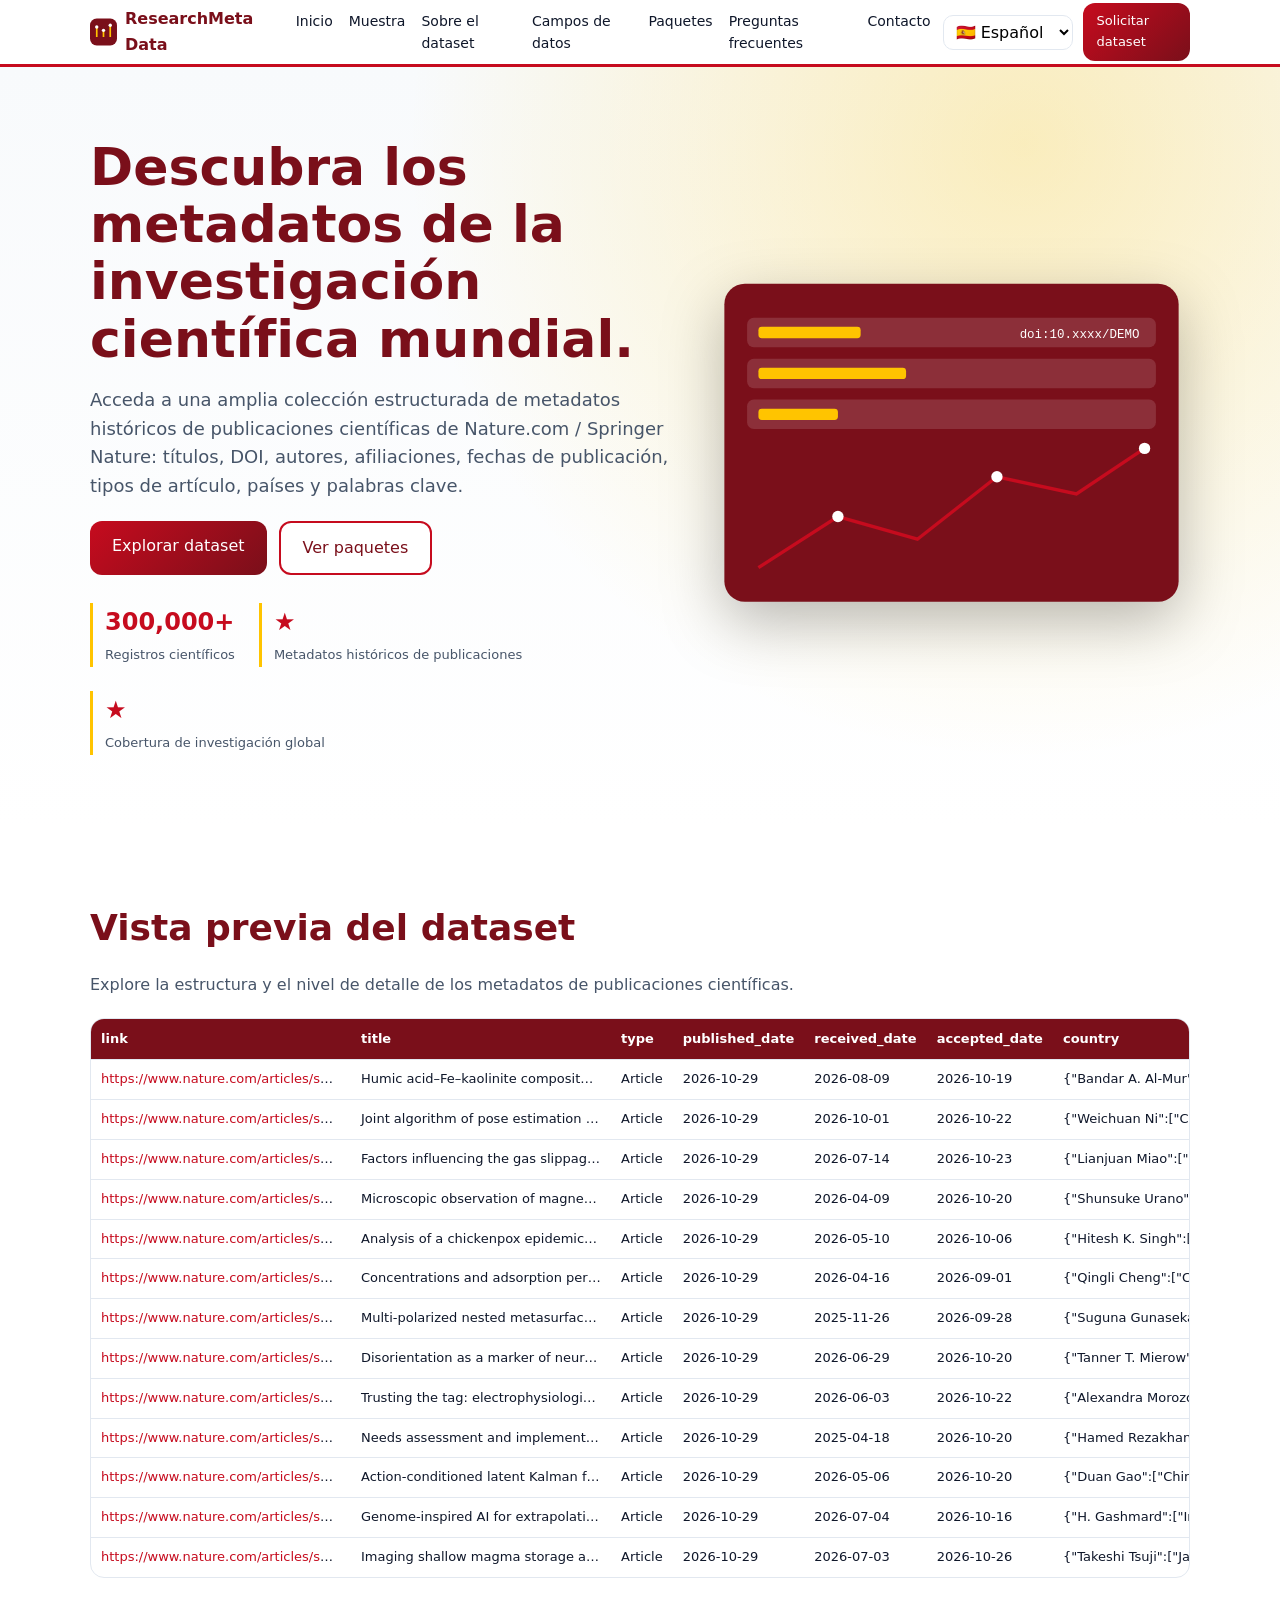
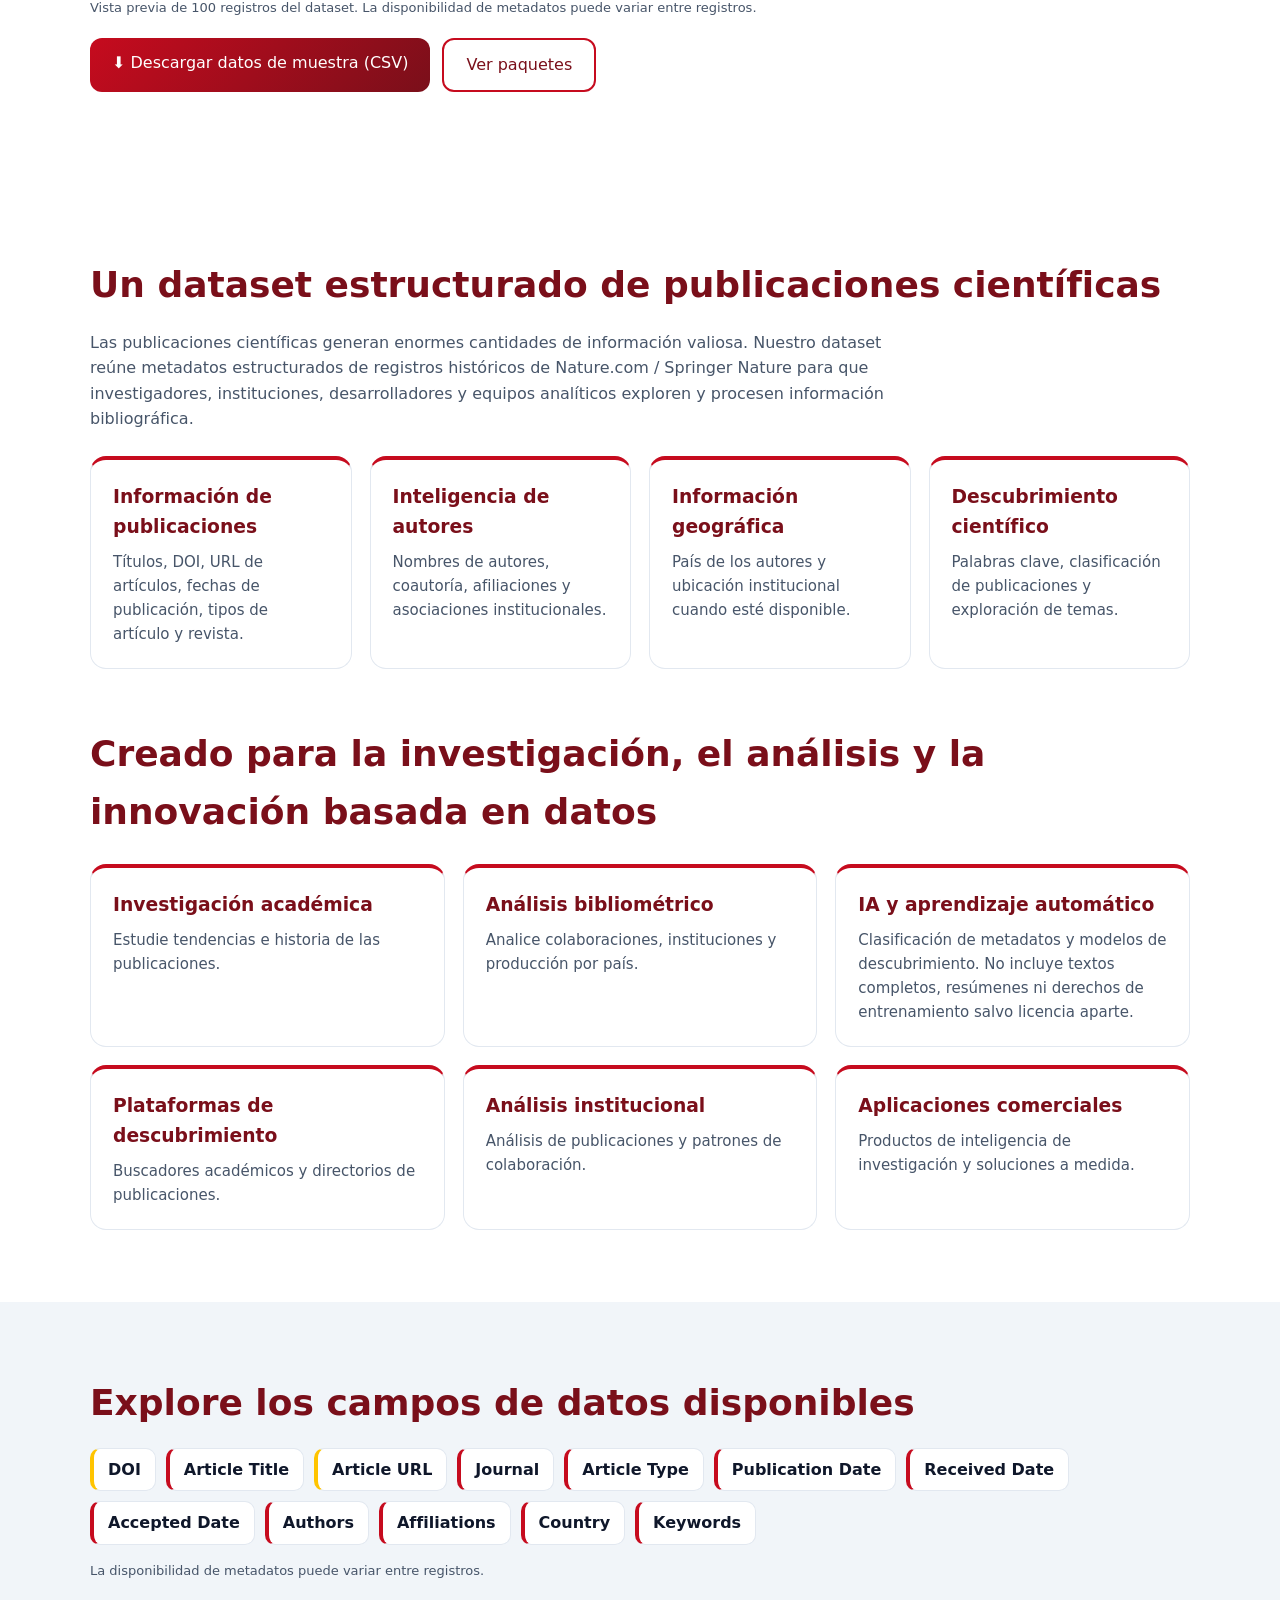
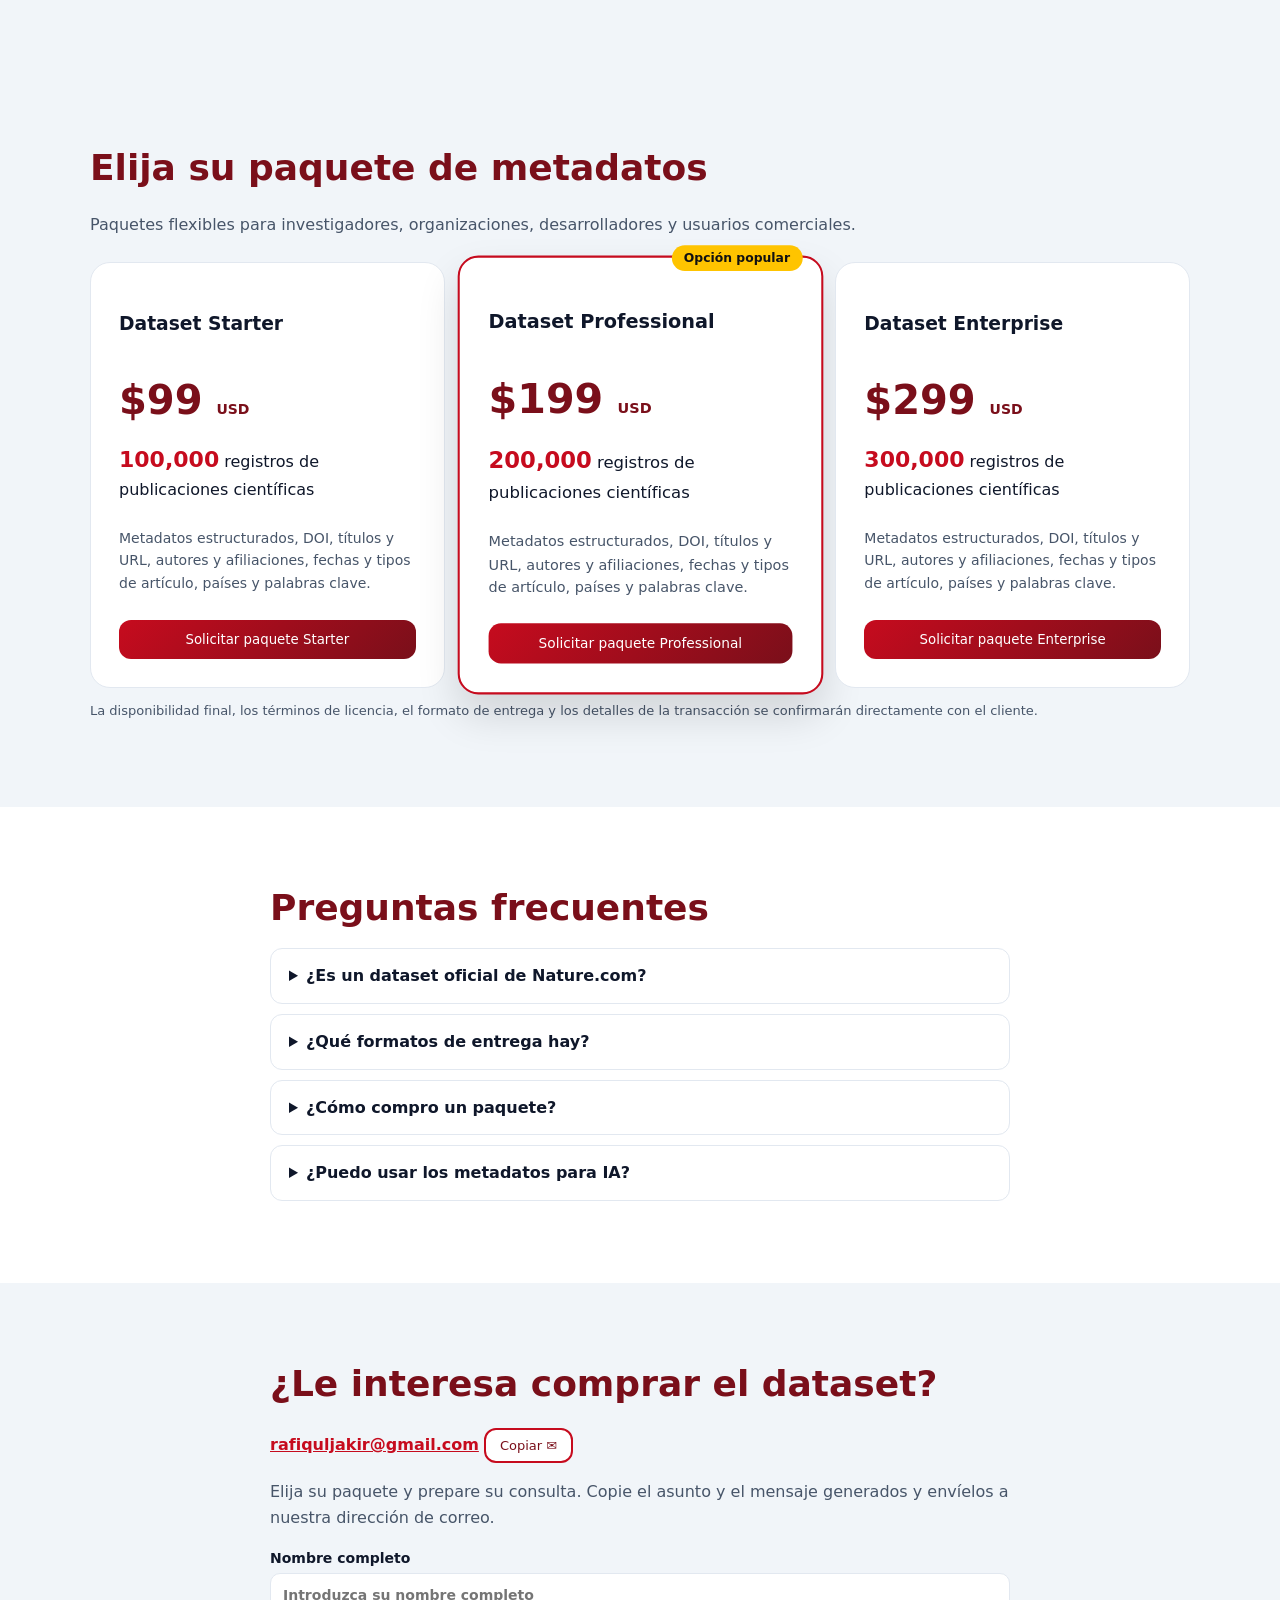
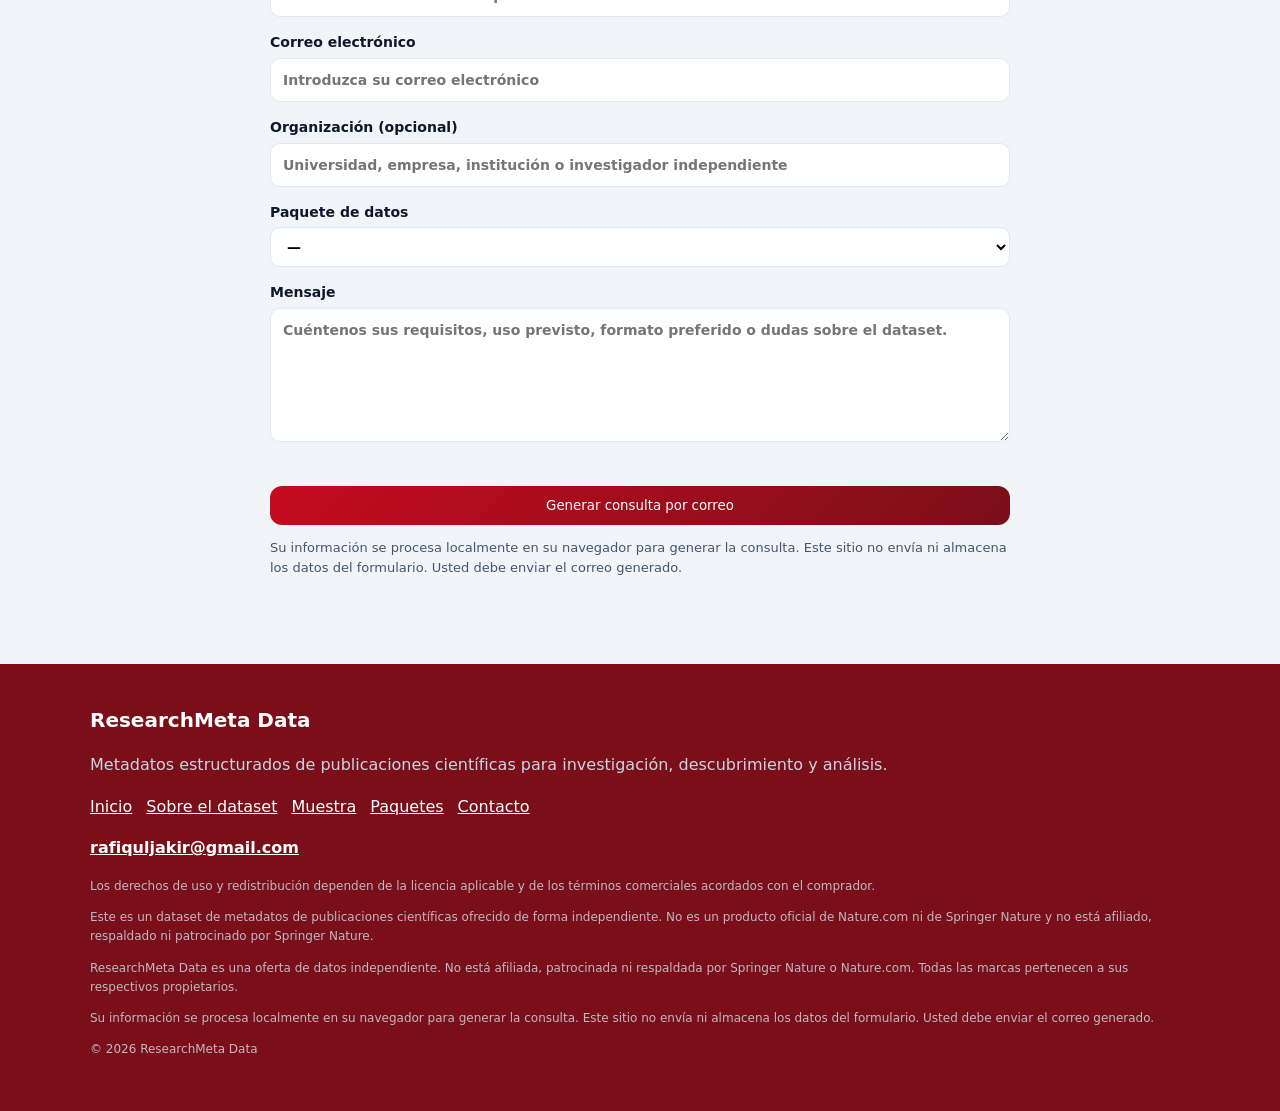
<file: es/index.html>
<!DOCTYPE html>
<html lang="es" data-theme="es"><head><meta charset="utf-8"><meta name="viewport" content="width=device-width,initial-scale=1">
<title>Dataset de metadatos de Nature.com | Metadatos de publicaciones científicas – ResearchMeta Data</title><meta name="description" content="Dataset de metadatos de publicaciones científicas: más de 300.000 registros de Nature.com / Springer Nature con DOI, títulos, autores, afiliaciones y países. Muestra CSV."><meta name="keywords" content="dataset de metadatos de Nature.com, base de datos de artículos científicos de Nature, metadatos de publicaciones científicas, dataset de artículos de investigación, base de datos de metadatos de artículos científicos, dataset de publicaciones académicas, metadatos académicos, dataset de DOI, base de datos de publicaciones científicas, datos de investigación académica, dataset de afiliaciones de autores, dataset bibliométrico, publicaciones científicas CSV, dataset de analítica de investigación, datos académicos para aprendizaje automático, metadatos de Springer Nature, comprar dataset de artículos científicos, descargar metadatos de artículos en CSV, análisis bibliométrico datos, palabras clave de investigación dataset, datos para motores de búsqueda académicos"><meta name="author" content="ResearchMeta Data"><meta name="robots" content="index,follow,max-snippet:-1,max-image-preview:large">
<link rel="canonical" href="https://rafiqul-jakir.github.io/metadata/es/"><link rel="alternate" hreflang="en" href="https://rafiqul-jakir.github.io/metadata/"><link rel="alternate" hreflang="es" href="https://rafiqul-jakir.github.io/metadata/es/"><link rel="alternate" hreflang="fr" href="https://rafiqul-jakir.github.io/metadata/fr/"><link rel="alternate" hreflang="it" href="https://rafiqul-jakir.github.io/metadata/it/"><link rel="alternate" hreflang="de" href="https://rafiqul-jakir.github.io/metadata/de/"><link rel="alternate" hreflang="x-default" href="https://rafiqul-jakir.github.io/metadata/">
<meta property="og:type" content="website"><meta property="og:site_name" content="ResearchMeta Data"><meta property="og:title" content="Dataset de metadatos de Nature.com | Metadatos de publicaciones científicas – ResearchMeta Data"><meta property="og:description" content="Dataset de metadatos de publicaciones científicas: más de 300.000 registros de Nature.com / Springer Nature con DOI, títulos, autores, afiliaciones y países. Muestra CSV."><meta property="og:url" content="https://rafiqul-jakir.github.io/metadata/es/"><meta property="og:locale" content="es">
<meta name="twitter:card" content="summary"><meta name="twitter:title" content="Dataset de metadatos de Nature.com | Metadatos de publicaciones científicas – ResearchMeta Data"><meta name="twitter:description" content="Dataset de metadatos de publicaciones científicas: más de 300.000 registros de Nature.com / Springer Nature con DOI, títulos, autores, afiliaciones y países. Muestra CSV.">
<link rel="icon" href="../assets/favicon.svg" type="image/svg+xml"><link rel="stylesheet" href="../styles.css">
<script type="application/ld+json">{"@context": "https://schema.org", "@graph": [{"@type": "Organization", "name": "ResearchMeta Data", "url": "https://rafiqul-jakir.github.io/metadata/es/", "email": "rafiquljakir@gmail.com"}, {"@type": "WebSite", "name": "ResearchMeta Data", "url": "https://rafiqul-jakir.github.io/metadata/es/", "inLanguage": "es"}, {"@type": "Dataset", "name": "Scientific Publication Metadata Dataset", "description": "Dataset de metadatos de publicaciones científicas: más de 300.000 registros de Nature.com / Springer Nature con DOI, títulos, autores, afiliaciones y países. Muestra CSV.", "url": "https://rafiqul-jakir.github.io/metadata/es/", "inLanguage": "es", "keywords": ["dataset de metadatos de Nature.com", "base de datos de artículos científicos de Nature", "metadatos de publicaciones científicas", "dataset de artículos de investigación", "base de datos de metadatos de artículos científicos", "dataset de publicaciones académicas", "metadatos académicos", "dataset de DOI", "base de datos de publicaciones científicas", "datos de investigación académica", "dataset de afiliaciones de autores", "dataset bibliométrico", "publicaciones científicas CSV", "dataset de analítica de investigación", "datos académicos para aprendizaje automático", "metadatos de Springer Nature", "comprar dataset de artículos científicos", "descargar metadatos de artículos en CSV", "análisis bibliométrico datos", "palabras clave de investigación dataset", "datos para motores de búsqueda académicos"], "creator": {"@type": "Organization", "name": "ResearchMeta Data"}, "variableMeasured": ["DOI", "Article Title", "Article URL", "Journal", "Article Type", "Publication Date", "Received Date", "Accepted Date", "Authors", "Affiliations", "Country", "Keywords"]}]}</script></head>
<body><a class="skip" href="#about">Skip to content</a>
<header class="nav"><div class="wrap bar"><a class="brand" href="#home"><svg width="30" height="30" viewBox="0 0 32 32" aria-hidden="true"><rect width="32" height="32" rx="8" fill="var(--b)"/><g fill="none" stroke="var(--c)" stroke-width="2"><path d="M8 22V10M16 22V14M24 22V8"/></g><circle cx="8" cy="10" r="2" fill="#fff"/><circle cx="16" cy="14" r="2" fill="#fff"/><circle cx="24" cy="8" r="2" fill="#fff"/></svg>ResearchMeta Data</a>
<nav id="menu" aria-label="Main"><a href="#home">Inicio</a><a href="#sample">Muestra</a><a href="#about">Sobre el dataset</a><a href="#fields">Campos de datos</a><a href="#packages">Paquetes</a><a href="#faq">Preguntas frecuentes</a><a href="#contact">Contacto</a></nav>
<div class="right"><select id="lang" aria-label="Language"><option value="../" data-l="en">🇬🇧 English</option><option value="../es/" selected data-l="es">🇪🇸 Español</option><option value="../fr/" data-l="fr">🇫🇷 Français</option><option value="../it/" data-l="it">🇮🇹 Italiano</option><option value="../de/" data-l="de">🇩🇪 Deutsch</option></select><a class="btn sm" href="#contact">Solicitar dataset</a><button id="burger" aria-label="Menu" aria-expanded="false">☰</button></div></div></header>
<main>
<section id="home" class="hero"><div class="wrap two"><div><h1>Descubra los metadatos de la investigación científica mundial.</h1><p class="lead">Acceda a una amplia colección estructurada de metadatos históricos de publicaciones científicas de Nature.com / Springer Nature: títulos, DOI, autores, afiliaciones, fechas de publicación, tipos de artículo, países y palabras clave.</p>
<div class="cta"><a class="btn" href="#sample">Explorar dataset</a><a class="btn ghost" href="#packages">Ver paquetes</a></div><div class="stats"><div><b>300,000+</b><span>Registros científicos</span></div><div><b>★</b><span>Metadatos históricos de publicaciones</span></div><div><b>★</b><span>Cobertura de investigación global</span></div></div></div>
<div class="viz" aria-hidden="true"><svg viewBox="0 0 420 320"><rect x="10" y="20" width="400" height="280" rx="18" fill="var(--b)"/><g fill="#ffffff22"><rect x="30" y="50" width="360" height="26" rx="6"/><rect x="30" y="86" width="360" height="26" rx="6"/><rect x="30" y="122" width="360" height="26" rx="6"/></g><g fill="var(--c)"><rect x="40" y="58" width="90" height="10" rx="3"/><rect x="40" y="94" width="130" height="10" rx="3"/><rect x="40" y="130" width="70" height="10" rx="3"/></g><g stroke="var(--a)" stroke-width="3" fill="none"><polyline points="40,270 110,225 180,245 250,190 320,205 380,165"/></g><g fill="#fff"><circle cx="110" cy="225" r="5"/><circle cx="250" cy="190" r="5"/><circle cx="380" cy="165" r="5"/></g><text x="270" y="68" fill="#fff" font-size="11" font-family="monospace">doi:10.xxxx/DEMO</text></svg></div></div></section>
<section id="sample" class="sec"><div class="wrap"><h2>Vista previa del dataset</h2><p class="sub">Explore la estructura y el nivel de detalle de los metadatos de publicaciones científicas.</p><div class="tw" tabindex="0"><table><thead><tr><th>link</th><th>title</th><th>type</th><th>published_date</th><th>received_date</th><th>accepted_date</th><th>country</th><th>keywords</th><th>doi</th><th>authors</th><th>affiliations</th><th>source_page</th></tr></thead><tbody id="rows"></tbody></table></div><p class="note">Vista previa de 100 registros del dataset. La disponibilidad de metadatos puede variar entre registros.</p><div class="cta"><a class="btn" href="../assets/sample-data.csv" download>⬇ Descargar datos de muestra (CSV)</a><a class="btn ghost" href="#packages">Ver paquetes</a></div></div></section>
<section id="about" class="sec"><div class="wrap"><h2>Un dataset estructurado de publicaciones científicas</h2><p class="sub">Las publicaciones científicas generan enormes cantidades de información valiosa. Nuestro dataset reúne metadatos estructurados de registros históricos de Nature.com / Springer Nature para que investigadores, instituciones, desarrolladores y equipos analíticos exploren y procesen información bibliográfica.</p><div class="grid4"><article class="card"><h3>Información de publicaciones</h3><p>Títulos, DOI, URL de artículos, fechas de publicación, tipos de artículo y revista.</p></article><article class="card"><h3>Inteligencia de autores</h3><p>Nombres de autores, coautoría, afiliaciones y asociaciones institucionales.</p></article><article class="card"><h3>Información geográfica</h3><p>País de los autores y ubicación institucional cuando esté disponible.</p></article><article class="card"><h3>Descubrimiento científico</h3><p>Palabras clave, clasificación de publicaciones y exploración de temas.</p></article></div>
<h2 class="mt">Creado para la investigación, el análisis y la innovación basada en datos</h2><div class="grid3"><article class="card"><h3>Investigación académica</h3><p>Estudie tendencias e historia de las publicaciones.</p></article><article class="card"><h3>Análisis bibliométrico</h3><p>Analice colaboraciones, instituciones y producción por país.</p></article><article class="card"><h3>IA y aprendizaje automático</h3><p>Clasificación de metadatos y modelos de descubrimiento. No incluye textos completos, resúmenes ni derechos de entrenamiento salvo licencia aparte.</p></article><article class="card"><h3>Plataformas de descubrimiento</h3><p>Buscadores académicos y directorios de publicaciones.</p></article><article class="card"><h3>Análisis institucional</h3><p>Análisis de publicaciones y patrones de colaboración.</p></article><article class="card"><h3>Aplicaciones comerciales</h3><p>Productos de inteligencia de investigación y soluciones a medida.</p></article></div></div></section>
<section id="fields" class="sec alt"><div class="wrap"><h2>Explore los campos de datos disponibles</h2><ul class="chips"><li class="f-id">DOI</li><li class="f-text">Article Title</li><li class="f-link">Article URL</li><li class="f-text">Journal</li><li class="f-text">Article Type</li><li class="f-date">Publication Date</li><li class="f-date">Received Date</li><li class="f-date">Accepted Date</li><li class="f-people">Authors</li><li class="f-people">Affiliations</li><li class="f-geo">Country</li><li class="f-text">Keywords</li></ul><p class="note">La disponibilidad de metadatos puede variar entre registros.</p></div></section>
<section id="packages" class="sec alt"><div class="wrap"><h2>Elija su paquete de metadatos</h2><p class="sub">Paquetes flexibles para investigadores, organizaciones, desarrolladores y usuarios comerciales.</p><div class="grid3 pr"><article class="price"><h3>Dataset Starter</h3><div class="amt">$99 <small>USD</small></div><div class="recs"><b>100,000</b> registros de publicaciones científicas</div><p>Metadatos estructurados, DOI, títulos y URL, autores y afiliaciones, fechas y tipos de artículo, países y palabras clave.</p><button class="btn" data-pkg="s">Solicitar paquete Starter</button></article><article class="price pop"><span class="badge">Opción popular</span><h3>Dataset Professional</h3><div class="amt">$199 <small>USD</small></div><div class="recs"><b>200,000</b> registros de publicaciones científicas</div><p>Metadatos estructurados, DOI, títulos y URL, autores y afiliaciones, fechas y tipos de artículo, países y palabras clave.</p><button class="btn" data-pkg="p">Solicitar paquete Professional</button></article><article class="price"><h3>Dataset Enterprise</h3><div class="amt">$299 <small>USD</small></div><div class="recs"><b>300,000</b> registros de publicaciones científicas</div><p>Metadatos estructurados, DOI, títulos y URL, autores y afiliaciones, fechas y tipos de artículo, países y palabras clave.</p><button class="btn" data-pkg="e">Solicitar paquete Enterprise</button></article></div><p class="note">La disponibilidad final, los términos de licencia, el formato de entrega y los detalles de la transacción se confirmarán directamente con el cliente.</p></div></section>
<section id="faq" class="sec"><div class="wrap narrow"><h2>Preguntas frecuentes</h2><details><summary>¿Es un dataset oficial de Nature.com?</summary><p>No. Es un dataset de metadatos ofrecido de forma independiente, sin afiliación con Springer Nature.</p></details><details><summary>¿Qué formatos de entrega hay?</summary><p>El formato preferido puede acordarse durante la consulta.</p></details><details><summary>¿Cómo compro un paquete?</summary><p>Elija un paquete, genere la consulta en la sección de contacto y envíela usted mismo desde su aplicación de correo. No se envía nada automáticamente.</p></details><details><summary>¿Puedo usar los metadatos para IA?</summary><p>Pueden servir para experimentos de clasificación y descubrimiento. Los derechos dependen de la licencia acordada.</p></details></div></section>
<section id="contact" class="sec alt"><div class="wrap narrow"><h2>¿Le interesa comprar el dataset?</h2><p class="sub"><a class="mail" href="mailto:rafiquljakir@gmail.com">rafiquljakir@gmail.com</a> <button class="btn ghost sm" id="cpmail" type="button">Copiar ✉</button></p><p class="sub">Elija su paquete y prepare su consulta. Copie el asunto y el mensaje generados y envíelos a nuestra dirección de correo.</p>
<div id="f" class="form"><label>Nombre completo<input id="n" required placeholder="Introduzca su nombre completo" autocomplete="name"></label><label>Correo electrónico<input id="e" type="email" required placeholder="Introduzca su correo electrónico" autocomplete="email"></label>
<label>Organización (opcional)<input id="o" placeholder="Universidad, empresa, institución o investigador independiente"></label><label>Paquete de datos<select id="p"><option value="">—</option><option value="s">Dataset Starter — 100.000 registros — $99</option><option value="p">Dataset Professional — 200.000 registros — $199</option><option value="e">Dataset Enterprise — 300.000 registros — $299</option><option value="c">Consulta de dataset personalizado</option></select></label>
<label>Mensaje<textarea id="m" rows="5" placeholder="Cuéntenos sus requisitos, uso previsto, formato preferido o dudas sobre el dataset."></textarea></label><p id="err" class="err" role="alert"></p><button class="btn" id="gen" type="button">Generar consulta por correo</button></div>
<p class="note">Su información se procesa localmente en su navegador para generar la consulta. Este sitio no envía ni almacena los datos del formulario. Usted debe enviar el correo generado.</p>
<div id="out" class="mailcard" hidden><p><b>Para:</b> rafiquljakir@gmail.com</p><p><b>Asunto:</b></p><pre id="os" tabindex="0"></pre><p><b>Mensaje:</b></p><pre id="ob" tabindex="0"></pre>
<div class="cta"><button class="btn" id="c1" type="button">Copiar asunto</button><button class="btn" id="c2" type="button">Copiar mensaje</button><button class="btn ghost" id="c3" type="button">Copiar correo completo</button><a class="btn" id="open" href="#">Abrir aplicación de correo</a></div><p id="ok" role="status" class="ok"></p></div></div></section>
</main>
<footer class="foot"><div class="wrap"><b>ResearchMeta Data</b><p>Metadatos estructurados de publicaciones científicas para investigación, descubrimiento y análisis.</p><nav><a href="#home">Inicio</a><a href="#about">Sobre el dataset</a><a href="#sample">Muestra</a><a href="#packages">Paquetes</a><a href="#contact">Contacto</a></nav>
<p><a class="mail" href="mailto:rafiquljakir@gmail.com">rafiquljakir@gmail.com</a></p><p class="small" id="licence">Los derechos de uso y redistribución dependen de la licencia aplicable y de los términos comerciales acordados con el comprador.</p><p class="small">Este es un dataset de metadatos de publicaciones científicas ofrecido de forma independiente. No es un producto oficial de Nature.com ni de Springer Nature y no está afiliado, respaldado ni patrocinado por Springer Nature.</p><p class="small">ResearchMeta Data es una oferta de datos independiente. No está afiliada, patrocinada ni respaldada por Springer Nature o Nature.com. Todas las marcas pertenecen a sus respectivos propietarios.</p><p class="small">Su información se procesa localmente en su navegador para generar la consulta. Este sitio no envía ni almacena los datos del formulario. Usted debe enviar el correo generado.</p><p class="small">© <span id="yr">2026</span> ResearchMeta Data</p></div></footer>
<script type="application/json" id="i18n">{"dm": "Me gustaría recibir más información sobre este paquete de datos, incluidos datos de muestra, formato de entrega, términos de licencia y procedimiento de compra.", "subj": ["Consulta de compra de dataset – Starter (100.000 registros)", "Consulta de compra de dataset – Professional (200.000 registros)", "Consulta de compra de dataset – Enterprise (300.000 registros)", "Consulta de compra de dataset – Dataset personalizado"], "body": "Estimado equipo de ResearchMeta Data:\n\nMe interesa adquirir su dataset de metadatos de publicaciones científicas.\n\nMis datos:\n\nNombre completo: {name}\nCorreo electrónico: {email}\nOrganización: {org}\nPaquete seleccionado: {pkg}\nPrecio del paquete: {price}\n\nMensaje:\n\n{msg}\n\nAgradecería más información sobre disponibilidad, términos de licencia, formato de entrega y procedimiento de compra.\n\nGracias por su tiempo.\n\nAtentamente,\n{name}", "errs": ["Introduzca su nombre completo.", "Introduzca un correo electrónico válido.", "Elija un paquete."], "ok": "¡Copiado correctamente!", "fail": "No se pudo copiar. Seleccione el texto y cópielo manualmente.", "none": "No indicado", "custom": "Presupuesto a medida", "opts": ["Dataset Starter — 100.000 registros — $99", "Dataset Professional — 200.000 registros — $199", "Dataset Enterprise — 300.000 registros — $299", "Consulta de dataset personalizado"], "email": "rafiquljakir@gmail.com"}</script>
<script src="../data.js" defer></script><script src="../script.js" defer></script></body></html>
</file>
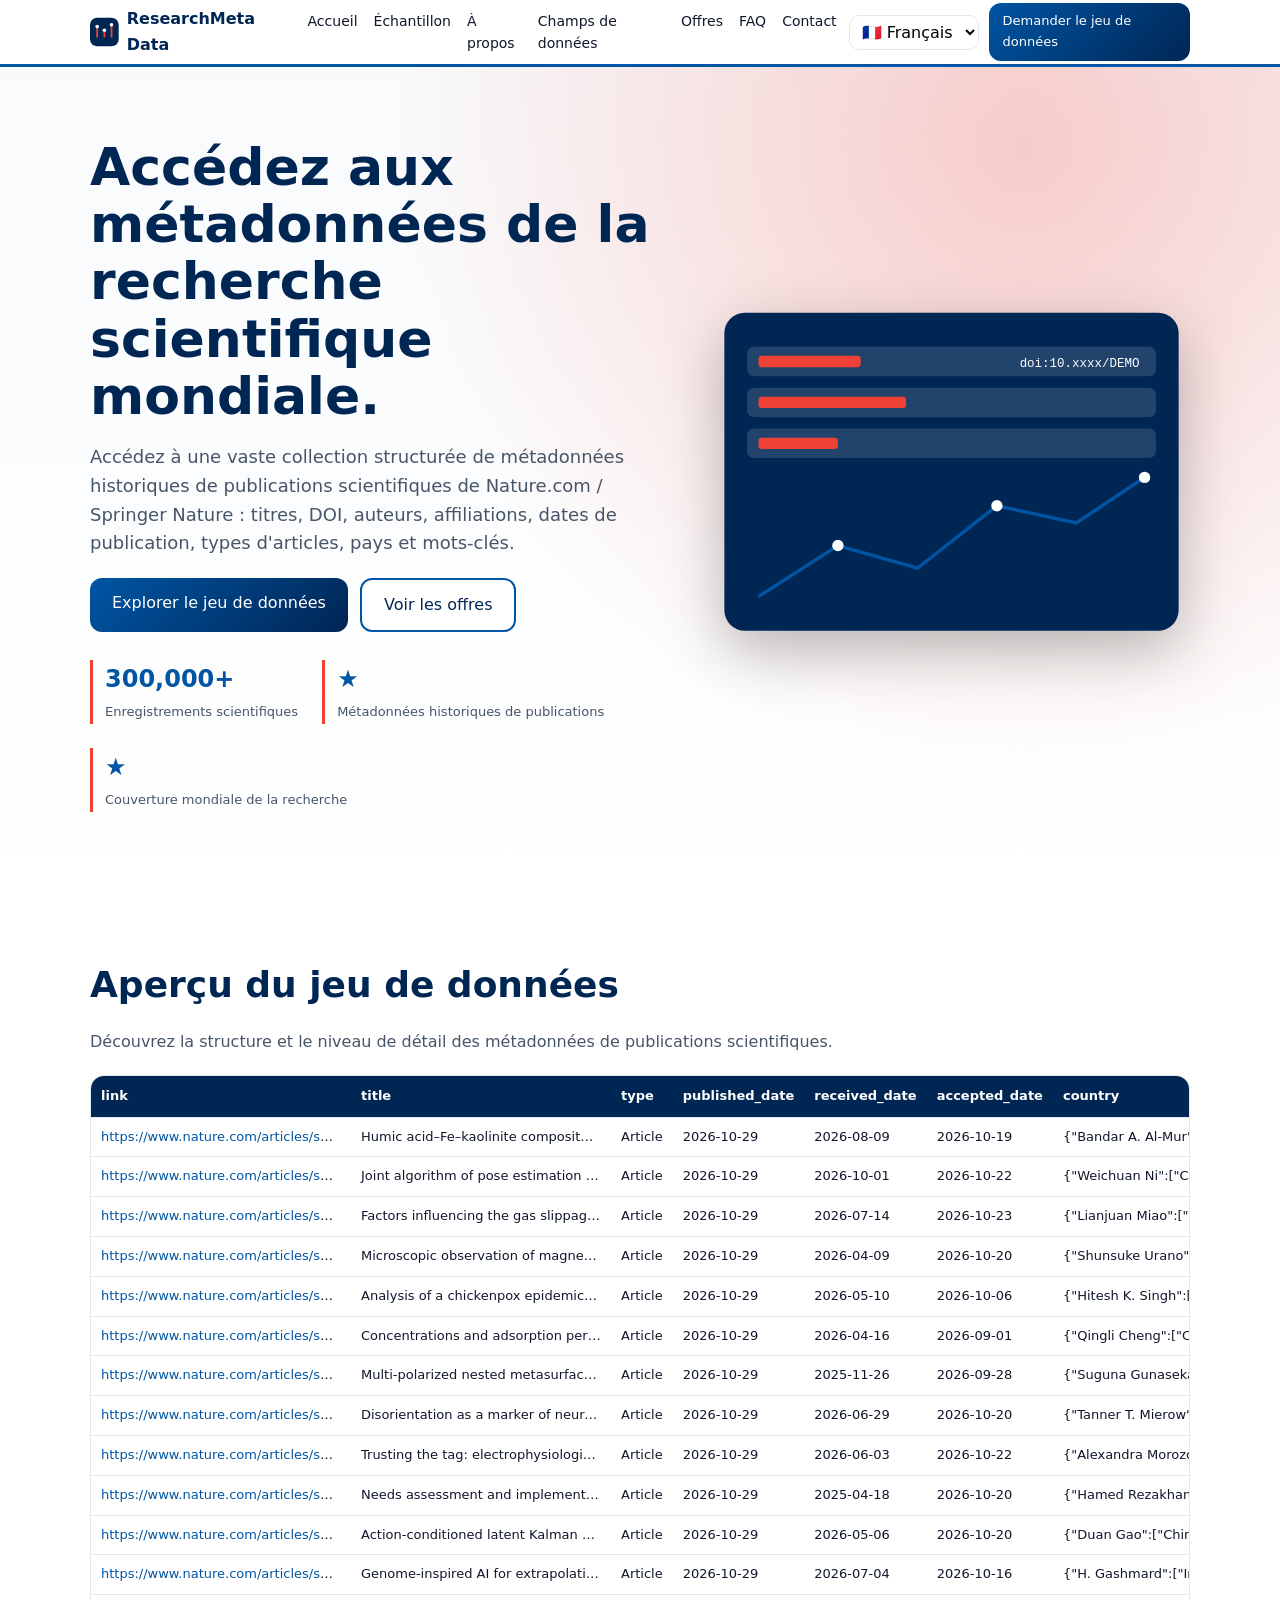
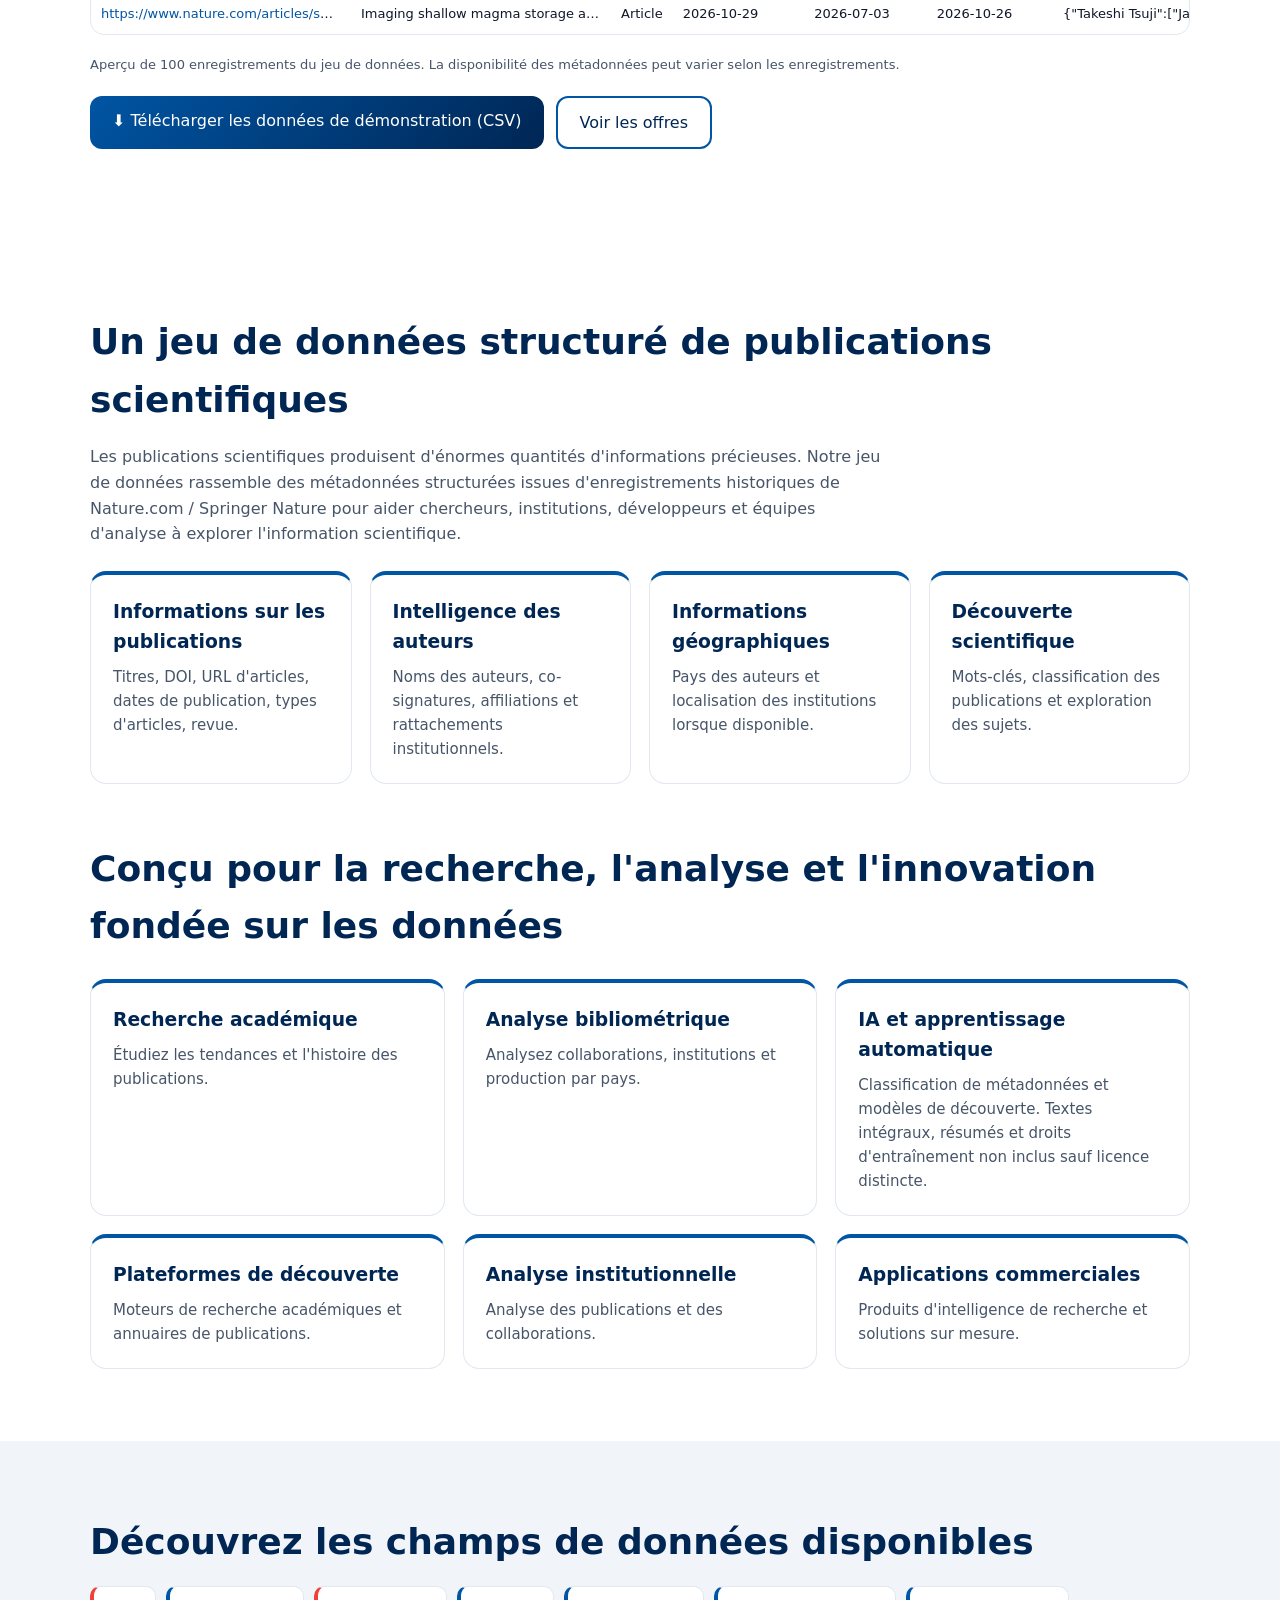
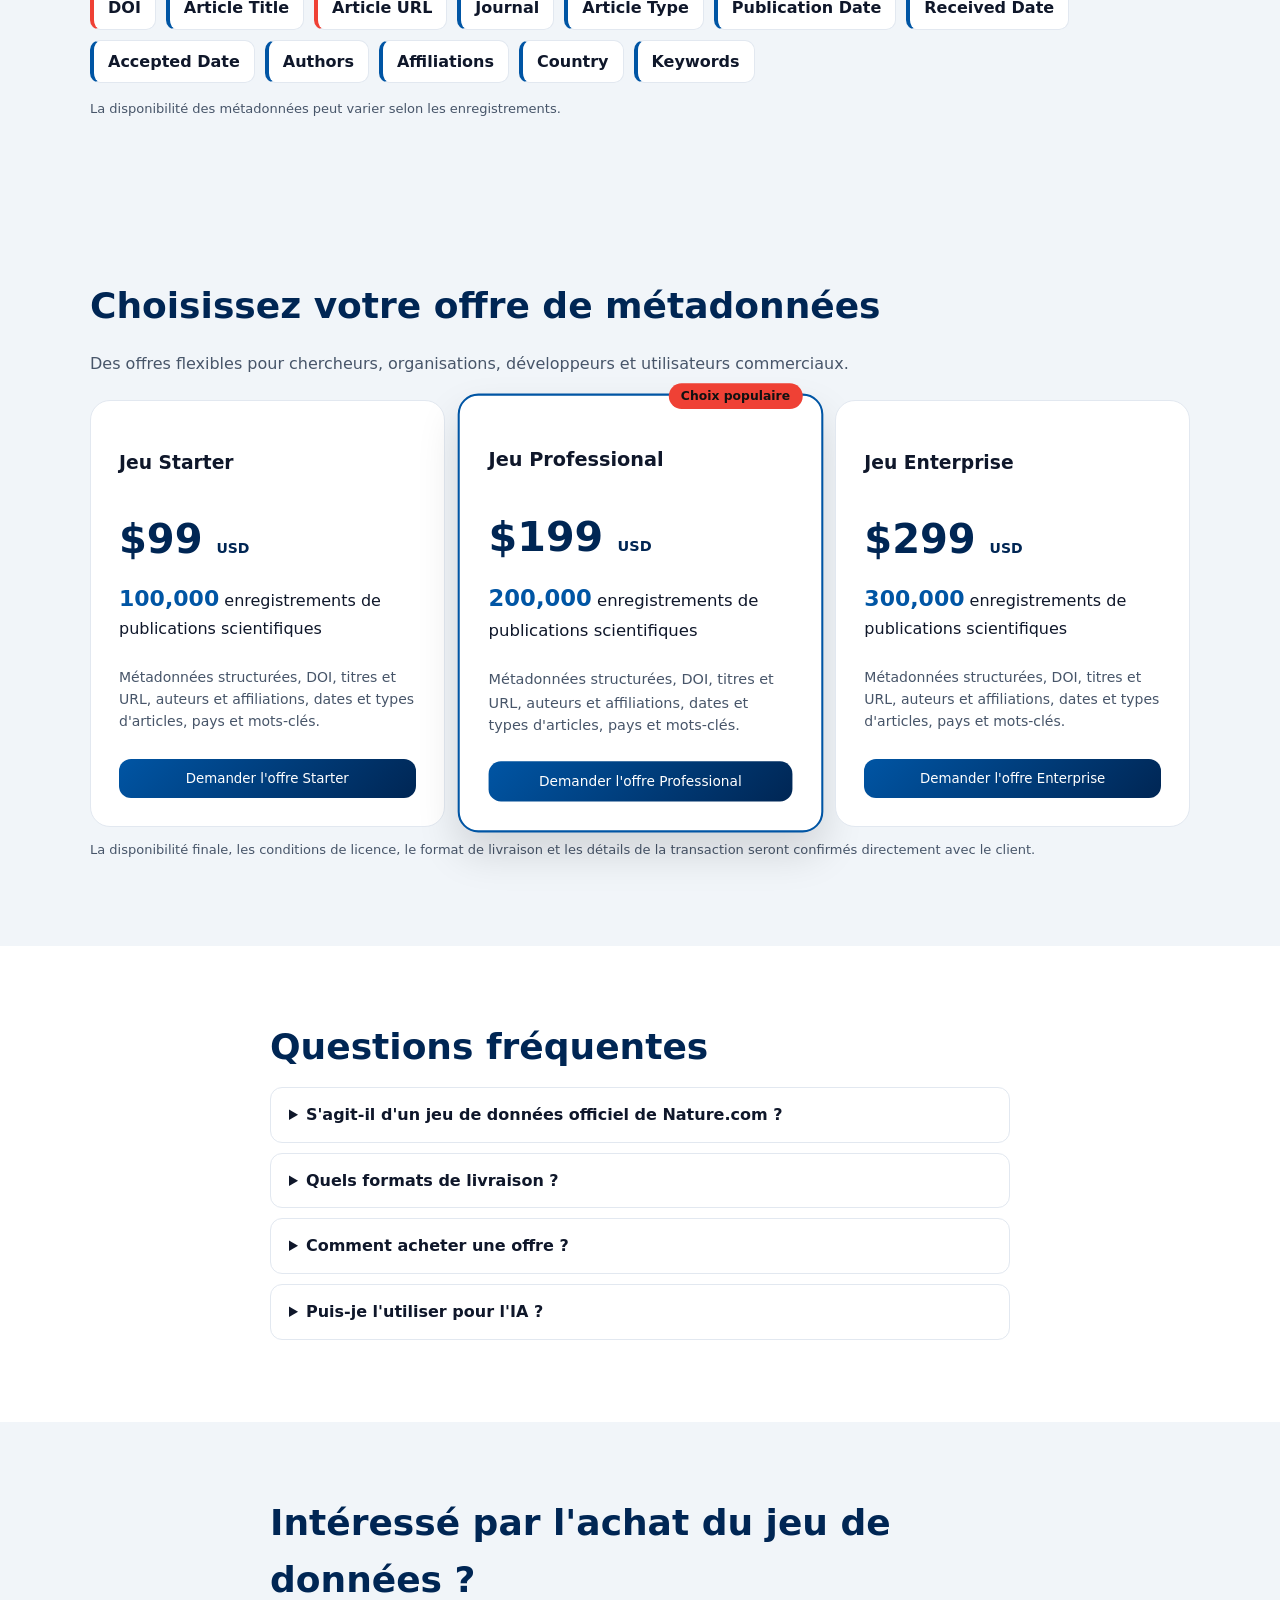
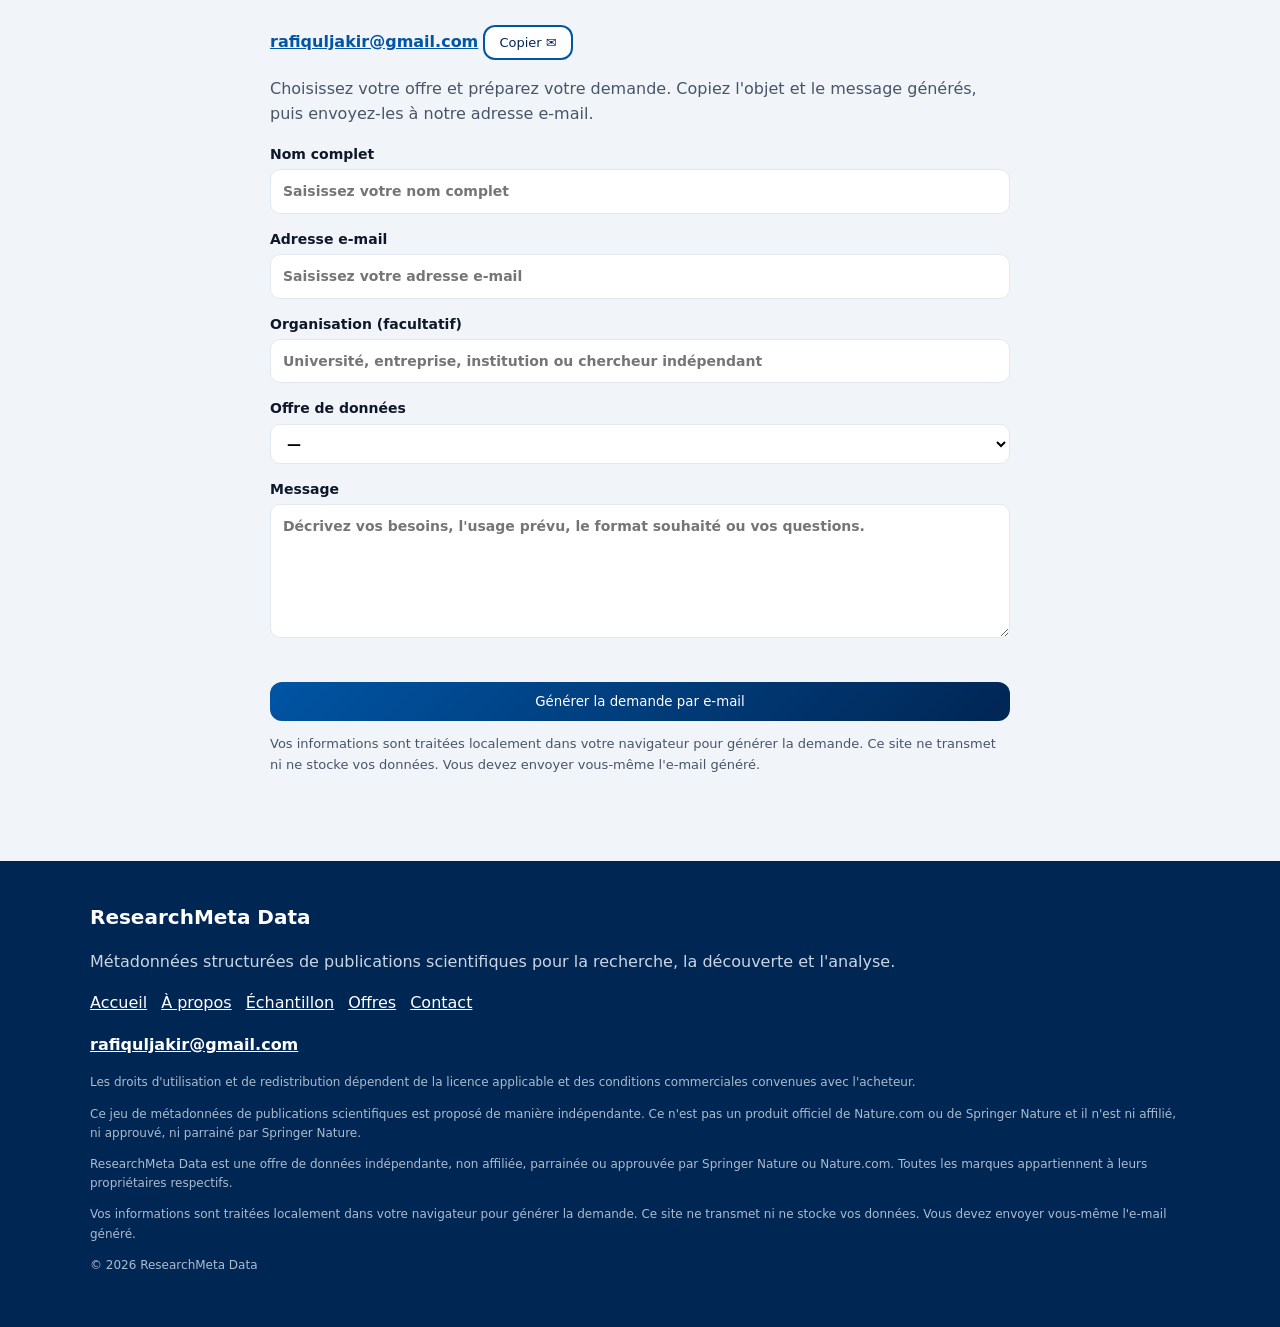
<file: fr/index.html>
<!DOCTYPE html>
<html lang="fr" data-theme="fr"><head><meta charset="utf-8"><meta name="viewport" content="width=device-width,initial-scale=1">
<title>Jeu de données de métadonnées Nature.com | Métadonnées de publications scientifiques – ResearchMeta Data</title><meta name="description" content="Jeu de données de métadonnées scientifiques : plus de 300 000 enregistrements Nature.com / Springer Nature avec DOI, titres, auteurs, affiliations, pays. Échantillon CSV."><meta name="keywords" content="jeu de données de métadonnées Nature.com, base de données d'articles scientifiques Nature, métadonnées de publications scientifiques, jeu de données d'articles de recherche, base de métadonnées d'articles scientifiques, jeu de données de publications académiques, métadonnées académiques, jeu de données DOI, base de données de publications de recherche, données de recherche académique, jeu de données d'affiliations d'auteurs, jeu de données bibliométrique, publications scientifiques CSV, jeu de données d'analyse de la recherche, données académiques pour l'apprentissage automatique, métadonnées Springer Nature, acheter un jeu de données d'articles scientifiques, télécharger métadonnées d'articles CSV, données d'analyse bibliométrique, mots-clés de recherche jeu de données, données pour moteur de recherche académique"><meta name="author" content="ResearchMeta Data"><meta name="robots" content="index,follow,max-snippet:-1,max-image-preview:large">
<link rel="canonical" href="https://rafiqul-jakir.github.io/metadata/fr/"><link rel="alternate" hreflang="en" href="https://rafiqul-jakir.github.io/metadata/"><link rel="alternate" hreflang="es" href="https://rafiqul-jakir.github.io/metadata/es/"><link rel="alternate" hreflang="fr" href="https://rafiqul-jakir.github.io/metadata/fr/"><link rel="alternate" hreflang="it" href="https://rafiqul-jakir.github.io/metadata/it/"><link rel="alternate" hreflang="de" href="https://rafiqul-jakir.github.io/metadata/de/"><link rel="alternate" hreflang="x-default" href="https://rafiqul-jakir.github.io/metadata/">
<meta property="og:type" content="website"><meta property="og:site_name" content="ResearchMeta Data"><meta property="og:title" content="Jeu de données de métadonnées Nature.com | Métadonnées de publications scientifiques – ResearchMeta Data"><meta property="og:description" content="Jeu de données de métadonnées scientifiques : plus de 300 000 enregistrements Nature.com / Springer Nature avec DOI, titres, auteurs, affiliations, pays. Échantillon CSV."><meta property="og:url" content="https://rafiqul-jakir.github.io/metadata/fr/"><meta property="og:locale" content="fr">
<meta name="twitter:card" content="summary"><meta name="twitter:title" content="Jeu de données de métadonnées Nature.com | Métadonnées de publications scientifiques – ResearchMeta Data"><meta name="twitter:description" content="Jeu de données de métadonnées scientifiques : plus de 300 000 enregistrements Nature.com / Springer Nature avec DOI, titres, auteurs, affiliations, pays. Échantillon CSV.">
<link rel="icon" href="../assets/favicon.svg" type="image/svg+xml"><link rel="stylesheet" href="../styles.css">
<script type="application/ld+json">{"@context": "https://schema.org", "@graph": [{"@type": "Organization", "name": "ResearchMeta Data", "url": "https://rafiqul-jakir.github.io/metadata/fr/", "email": "rafiquljakir@gmail.com"}, {"@type": "WebSite", "name": "ResearchMeta Data", "url": "https://rafiqul-jakir.github.io/metadata/fr/", "inLanguage": "fr"}, {"@type": "Dataset", "name": "Scientific Publication Metadata Dataset", "description": "Jeu de données de métadonnées scientifiques : plus de 300 000 enregistrements Nature.com / Springer Nature avec DOI, titres, auteurs, affiliations, pays. Échantillon CSV.", "url": "https://rafiqul-jakir.github.io/metadata/fr/", "inLanguage": "fr", "keywords": ["jeu de données de métadonnées Nature.com", "base de données d'articles scientifiques Nature", "métadonnées de publications scientifiques", "jeu de données d'articles de recherche", "base de métadonnées d'articles scientifiques", "jeu de données de publications académiques", "métadonnées académiques", "jeu de données DOI", "base de données de publications de recherche", "données de recherche académique", "jeu de données d'affiliations d'auteurs", "jeu de données bibliométrique", "publications scientifiques CSV", "jeu de données d'analyse de la recherche", "données académiques pour l'apprentissage automatique", "métadonnées Springer Nature", "acheter un jeu de données d'articles scientifiques", "télécharger métadonnées d'articles CSV", "données d'analyse bibliométrique", "mots-clés de recherche jeu de données", "données pour moteur de recherche académique"], "creator": {"@type": "Organization", "name": "ResearchMeta Data"}, "variableMeasured": ["DOI", "Article Title", "Article URL", "Journal", "Article Type", "Publication Date", "Received Date", "Accepted Date", "Authors", "Affiliations", "Country", "Keywords"]}]}</script></head>
<body><a class="skip" href="#about">Skip to content</a>
<header class="nav"><div class="wrap bar"><a class="brand" href="#home"><svg width="30" height="30" viewBox="0 0 32 32" aria-hidden="true"><rect width="32" height="32" rx="8" fill="var(--b)"/><g fill="none" stroke="var(--c)" stroke-width="2"><path d="M8 22V10M16 22V14M24 22V8"/></g><circle cx="8" cy="10" r="2" fill="#fff"/><circle cx="16" cy="14" r="2" fill="#fff"/><circle cx="24" cy="8" r="2" fill="#fff"/></svg>ResearchMeta Data</a>
<nav id="menu" aria-label="Main"><a href="#home">Accueil</a><a href="#sample">Échantillon</a><a href="#about">À propos</a><a href="#fields">Champs de données</a><a href="#packages">Offres</a><a href="#faq">FAQ</a><a href="#contact">Contact</a></nav>
<div class="right"><select id="lang" aria-label="Language"><option value="../" data-l="en">🇬🇧 English</option><option value="../es/" data-l="es">🇪🇸 Español</option><option value="../fr/" selected data-l="fr">🇫🇷 Français</option><option value="../it/" data-l="it">🇮🇹 Italiano</option><option value="../de/" data-l="de">🇩🇪 Deutsch</option></select><a class="btn sm" href="#contact">Demander le jeu de données</a><button id="burger" aria-label="Menu" aria-expanded="false">☰</button></div></div></header>
<main>
<section id="home" class="hero"><div class="wrap two"><div><h1>Accédez aux métadonnées de la recherche scientifique mondiale.</h1><p class="lead">Accédez à une vaste collection structurée de métadonnées historiques de publications scientifiques de Nature.com / Springer Nature : titres, DOI, auteurs, affiliations, dates de publication, types d'articles, pays et mots-clés.</p>
<div class="cta"><a class="btn" href="#sample">Explorer le jeu de données</a><a class="btn ghost" href="#packages">Voir les offres</a></div><div class="stats"><div><b>300,000+</b><span>Enregistrements scientifiques</span></div><div><b>★</b><span>Métadonnées historiques de publications</span></div><div><b>★</b><span>Couverture mondiale de la recherche</span></div></div></div>
<div class="viz" aria-hidden="true"><svg viewBox="0 0 420 320"><rect x="10" y="20" width="400" height="280" rx="18" fill="var(--b)"/><g fill="#ffffff22"><rect x="30" y="50" width="360" height="26" rx="6"/><rect x="30" y="86" width="360" height="26" rx="6"/><rect x="30" y="122" width="360" height="26" rx="6"/></g><g fill="var(--c)"><rect x="40" y="58" width="90" height="10" rx="3"/><rect x="40" y="94" width="130" height="10" rx="3"/><rect x="40" y="130" width="70" height="10" rx="3"/></g><g stroke="var(--a)" stroke-width="3" fill="none"><polyline points="40,270 110,225 180,245 250,190 320,205 380,165"/></g><g fill="#fff"><circle cx="110" cy="225" r="5"/><circle cx="250" cy="190" r="5"/><circle cx="380" cy="165" r="5"/></g><text x="270" y="68" fill="#fff" font-size="11" font-family="monospace">doi:10.xxxx/DEMO</text></svg></div></div></section>
<section id="sample" class="sec"><div class="wrap"><h2>Aperçu du jeu de données</h2><p class="sub">Découvrez la structure et le niveau de détail des métadonnées de publications scientifiques.</p><div class="tw" tabindex="0"><table><thead><tr><th>link</th><th>title</th><th>type</th><th>published_date</th><th>received_date</th><th>accepted_date</th><th>country</th><th>keywords</th><th>doi</th><th>authors</th><th>affiliations</th><th>source_page</th></tr></thead><tbody id="rows"></tbody></table></div><p class="note">Aperçu de 100 enregistrements du jeu de données. La disponibilité des métadonnées peut varier selon les enregistrements.</p><div class="cta"><a class="btn" href="../assets/sample-data.csv" download>⬇ Télécharger les données de démonstration (CSV)</a><a class="btn ghost" href="#packages">Voir les offres</a></div></div></section>
<section id="about" class="sec"><div class="wrap"><h2>Un jeu de données structuré de publications scientifiques</h2><p class="sub">Les publications scientifiques produisent d'énormes quantités d'informations précieuses. Notre jeu de données rassemble des métadonnées structurées issues d'enregistrements historiques de Nature.com / Springer Nature pour aider chercheurs, institutions, développeurs et équipes d'analyse à explorer l'information scientifique.</p><div class="grid4"><article class="card"><h3>Informations sur les publications</h3><p>Titres, DOI, URL d'articles, dates de publication, types d'articles, revue.</p></article><article class="card"><h3>Intelligence des auteurs</h3><p>Noms des auteurs, co-signatures, affiliations et rattachements institutionnels.</p></article><article class="card"><h3>Informations géographiques</h3><p>Pays des auteurs et localisation des institutions lorsque disponible.</p></article><article class="card"><h3>Découverte scientifique</h3><p>Mots-clés, classification des publications et exploration des sujets.</p></article></div>
<h2 class="mt">Conçu pour la recherche, l'analyse et l'innovation fondée sur les données</h2><div class="grid3"><article class="card"><h3>Recherche académique</h3><p>Étudiez les tendances et l'histoire des publications.</p></article><article class="card"><h3>Analyse bibliométrique</h3><p>Analysez collaborations, institutions et production par pays.</p></article><article class="card"><h3>IA et apprentissage automatique</h3><p>Classification de métadonnées et modèles de découverte. Textes intégraux, résumés et droits d'entraînement non inclus sauf licence distincte.</p></article><article class="card"><h3>Plateformes de découverte</h3><p>Moteurs de recherche académiques et annuaires de publications.</p></article><article class="card"><h3>Analyse institutionnelle</h3><p>Analyse des publications et des collaborations.</p></article><article class="card"><h3>Applications commerciales</h3><p>Produits d'intelligence de recherche et solutions sur mesure.</p></article></div></div></section>
<section id="fields" class="sec alt"><div class="wrap"><h2>Découvrez les champs de données disponibles</h2><ul class="chips"><li class="f-id">DOI</li><li class="f-text">Article Title</li><li class="f-link">Article URL</li><li class="f-text">Journal</li><li class="f-text">Article Type</li><li class="f-date">Publication Date</li><li class="f-date">Received Date</li><li class="f-date">Accepted Date</li><li class="f-people">Authors</li><li class="f-people">Affiliations</li><li class="f-geo">Country</li><li class="f-text">Keywords</li></ul><p class="note">La disponibilité des métadonnées peut varier selon les enregistrements.</p></div></section>
<section id="packages" class="sec alt"><div class="wrap"><h2>Choisissez votre offre de métadonnées</h2><p class="sub">Des offres flexibles pour chercheurs, organisations, développeurs et utilisateurs commerciaux.</p><div class="grid3 pr"><article class="price"><h3>Jeu Starter</h3><div class="amt">$99 <small>USD</small></div><div class="recs"><b>100,000</b> enregistrements de publications scientifiques</div><p>Métadonnées structurées, DOI, titres et URL, auteurs et affiliations, dates et types d'articles, pays et mots-clés.</p><button class="btn" data-pkg="s">Demander l'offre Starter</button></article><article class="price pop"><span class="badge">Choix populaire</span><h3>Jeu Professional</h3><div class="amt">$199 <small>USD</small></div><div class="recs"><b>200,000</b> enregistrements de publications scientifiques</div><p>Métadonnées structurées, DOI, titres et URL, auteurs et affiliations, dates et types d'articles, pays et mots-clés.</p><button class="btn" data-pkg="p">Demander l'offre Professional</button></article><article class="price"><h3>Jeu Enterprise</h3><div class="amt">$299 <small>USD</small></div><div class="recs"><b>300,000</b> enregistrements de publications scientifiques</div><p>Métadonnées structurées, DOI, titres et URL, auteurs et affiliations, dates et types d'articles, pays et mots-clés.</p><button class="btn" data-pkg="e">Demander l'offre Enterprise</button></article></div><p class="note">La disponibilité finale, les conditions de licence, le format de livraison et les détails de la transaction seront confirmés directement avec le client.</p></div></section>
<section id="faq" class="sec"><div class="wrap narrow"><h2>Questions fréquentes</h2><details><summary>S'agit-il d'un jeu de données officiel de Nature.com ?</summary><p>Non. C'est un jeu de métadonnées proposé de façon indépendante, sans affiliation avec Springer Nature.</p></details><details><summary>Quels formats de livraison ?</summary><p>Le format souhaité peut être discuté lors de la demande.</p></details><details><summary>Comment acheter une offre ?</summary><p>Choisissez une offre, générez la demande dans la section contact et envoyez-la vous-même depuis votre application e-mail. Rien n'est envoyé automatiquement.</p></details><details><summary>Puis-je l'utiliser pour l'IA ?</summary><p>Les métadonnées peuvent servir à des expériences de classification et de découverte. Les droits dépendent de la licence convenue.</p></details></div></section>
<section id="contact" class="sec alt"><div class="wrap narrow"><h2>Intéressé par l'achat du jeu de données ?</h2><p class="sub"><a class="mail" href="mailto:rafiquljakir@gmail.com">rafiquljakir@gmail.com</a> <button class="btn ghost sm" id="cpmail" type="button">Copier ✉</button></p><p class="sub">Choisissez votre offre et préparez votre demande. Copiez l'objet et le message générés, puis envoyez-les à notre adresse e-mail.</p>
<div id="f" class="form"><label>Nom complet<input id="n" required placeholder="Saisissez votre nom complet" autocomplete="name"></label><label>Adresse e-mail<input id="e" type="email" required placeholder="Saisissez votre adresse e-mail" autocomplete="email"></label>
<label>Organisation (facultatif)<input id="o" placeholder="Université, entreprise, institution ou chercheur indépendant"></label><label>Offre de données<select id="p"><option value="">—</option><option value="s">Jeu Starter — 100 000 enregistrements — 99 $</option><option value="p">Jeu Professional — 200 000 enregistrements — 199 $</option><option value="e">Jeu Enterprise — 300 000 enregistrements — 299 $</option><option value="c">Demande de jeu personnalisé</option></select></label>
<label>Message<textarea id="m" rows="5" placeholder="Décrivez vos besoins, l'usage prévu, le format souhaité ou vos questions."></textarea></label><p id="err" class="err" role="alert"></p><button class="btn" id="gen" type="button">Générer la demande par e-mail</button></div>
<p class="note">Vos informations sont traitées localement dans votre navigateur pour générer la demande. Ce site ne transmet ni ne stocke vos données. Vous devez envoyer vous-même l'e-mail généré.</p>
<div id="out" class="mailcard" hidden><p><b>À:</b> rafiquljakir@gmail.com</p><p><b>Objet:</b></p><pre id="os" tabindex="0"></pre><p><b>Message:</b></p><pre id="ob" tabindex="0"></pre>
<div class="cta"><button class="btn" id="c1" type="button">Copier l'objet</button><button class="btn" id="c2" type="button">Copier le message</button><button class="btn ghost" id="c3" type="button">Copier l'e-mail complet</button><a class="btn" id="open" href="#">Ouvrir l'application e-mail</a></div><p id="ok" role="status" class="ok"></p></div></div></section>
</main>
<footer class="foot"><div class="wrap"><b>ResearchMeta Data</b><p>Métadonnées structurées de publications scientifiques pour la recherche, la découverte et l'analyse.</p><nav><a href="#home">Accueil</a><a href="#about">À propos</a><a href="#sample">Échantillon</a><a href="#packages">Offres</a><a href="#contact">Contact</a></nav>
<p><a class="mail" href="mailto:rafiquljakir@gmail.com">rafiquljakir@gmail.com</a></p><p class="small" id="licence">Les droits d'utilisation et de redistribution dépendent de la licence applicable et des conditions commerciales convenues avec l'acheteur.</p><p class="small">Ce jeu de métadonnées de publications scientifiques est proposé de manière indépendante. Ce n'est pas un produit officiel de Nature.com ou de Springer Nature et il n'est ni affilié, ni approuvé, ni parrainé par Springer Nature.</p><p class="small">ResearchMeta Data est une offre de données indépendante, non affiliée, parrainée ou approuvée par Springer Nature ou Nature.com. Toutes les marques appartiennent à leurs propriétaires respectifs.</p><p class="small">Vos informations sont traitées localement dans votre navigateur pour générer la demande. Ce site ne transmet ni ne stocke vos données. Vous devez envoyer vous-même l'e-mail généré.</p><p class="small">© <span id="yr">2026</span> ResearchMeta Data</p></div></footer>
<script type="application/json" id="i18n">{"dm": "Je souhaite recevoir plus d'informations sur cette offre, notamment des données d'exemple, le format de livraison, les conditions de licence et la procédure d'achat.", "subj": ["Demande d'achat de jeu de données – Starter (100 000 enregistrements)", "Demande d'achat de jeu de données – Professional (200 000 enregistrements)", "Demande d'achat de jeu de données – Enterprise (300 000 enregistrements)", "Demande d'achat de jeu de données – Jeu personnalisé"], "body": "Bonjour l'équipe ResearchMeta Data,\n\nJe souhaite acquérir votre jeu de données de métadonnées de publications scientifiques.\n\nMes coordonnées :\n\nNom complet : {name}\nAdresse e-mail : {email}\nOrganisation : {org}\nOffre choisie : {pkg}\nPrix : {price}\n\nMessage :\n\n{msg}\n\nJe vous remercie de m'indiquer la disponibilité, les conditions de licence, le format de livraison et la procédure d'achat.\n\nMerci de votre temps.\n\nCordialement,\n{name}", "errs": ["Veuillez saisir votre nom complet.", "Veuillez saisir une adresse e-mail valide.", "Veuillez choisir une offre."], "ok": "Copié avec succès !", "fail": "Échec de la copie. Sélectionnez le texte et copiez-le manuellement.", "none": "Non renseigné", "custom": "Devis sur mesure", "opts": ["Jeu Starter — 100 000 enregistrements — 99 $", "Jeu Professional — 200 000 enregistrements — 199 $", "Jeu Enterprise — 300 000 enregistrements — 299 $", "Demande de jeu personnalisé"], "email": "rafiquljakir@gmail.com"}</script>
<script src="../data.js" defer></script><script src="../script.js" defer></script></body></html>
</file>
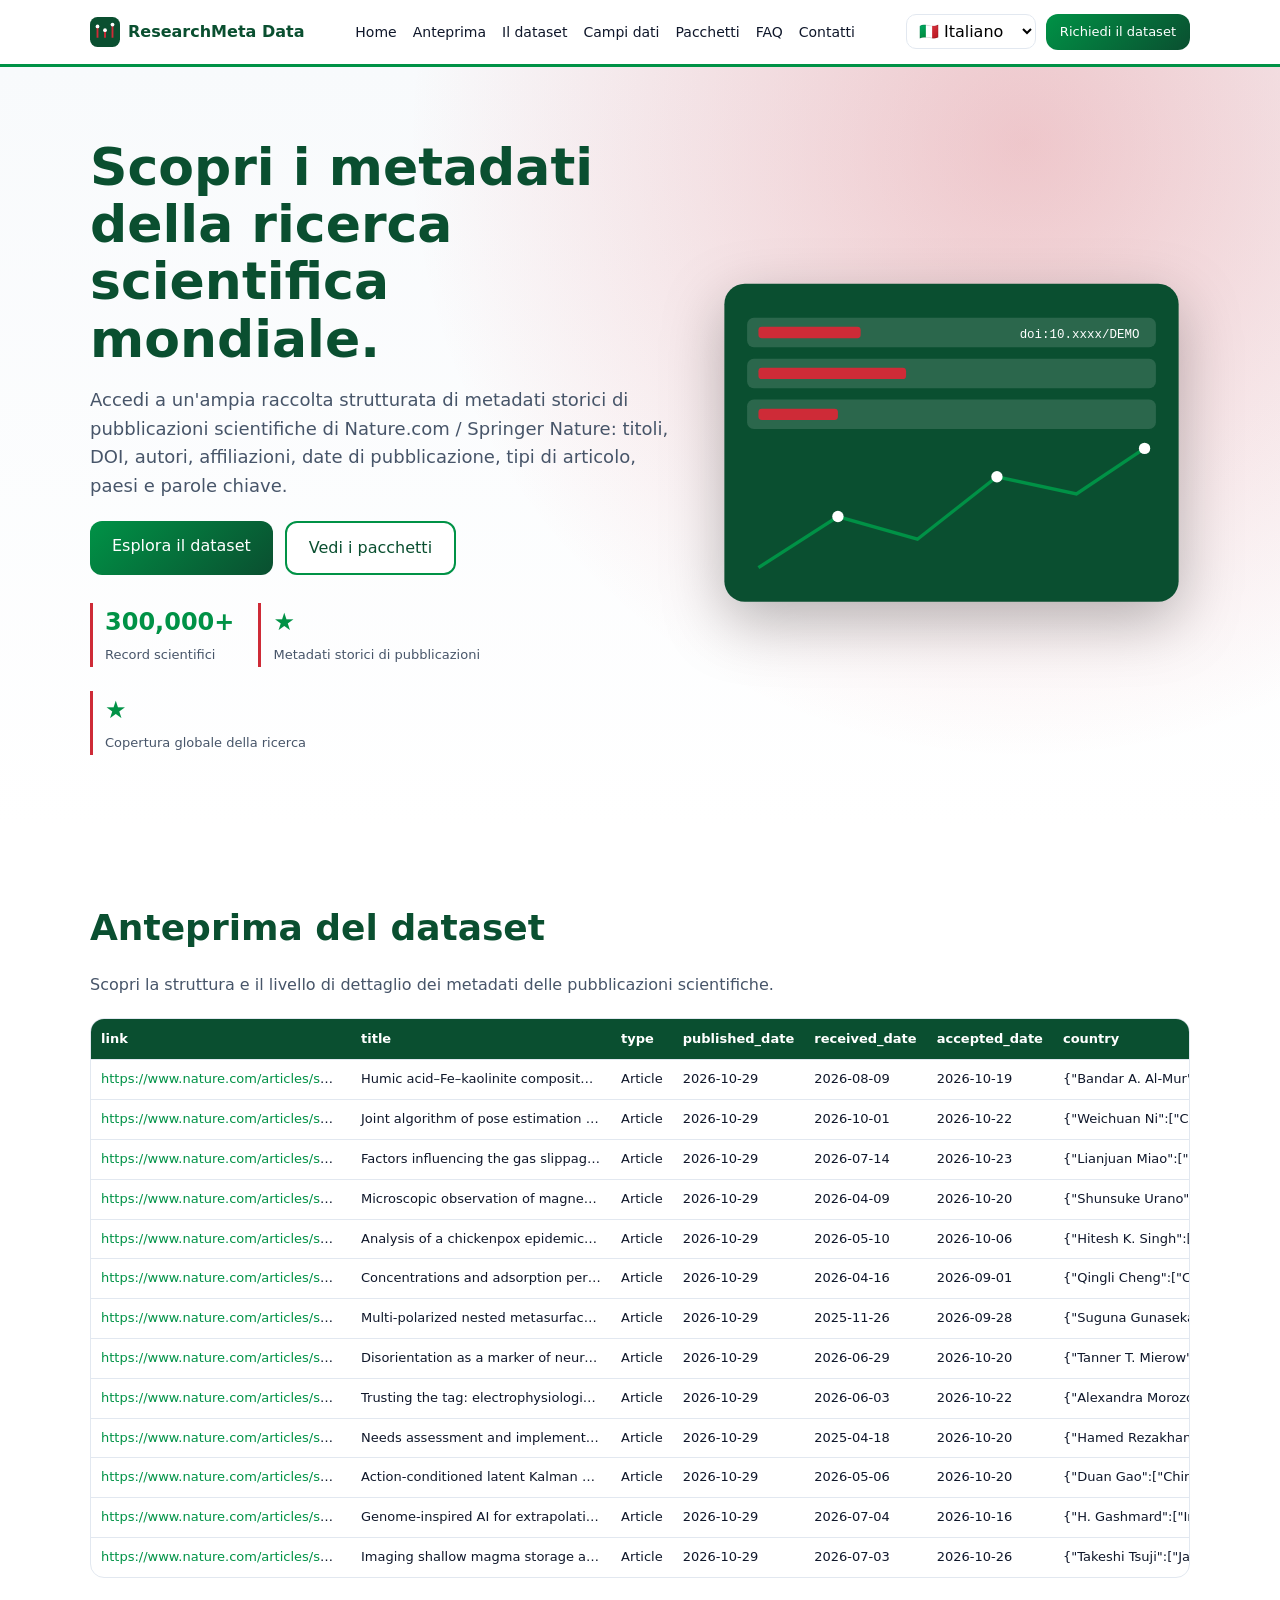
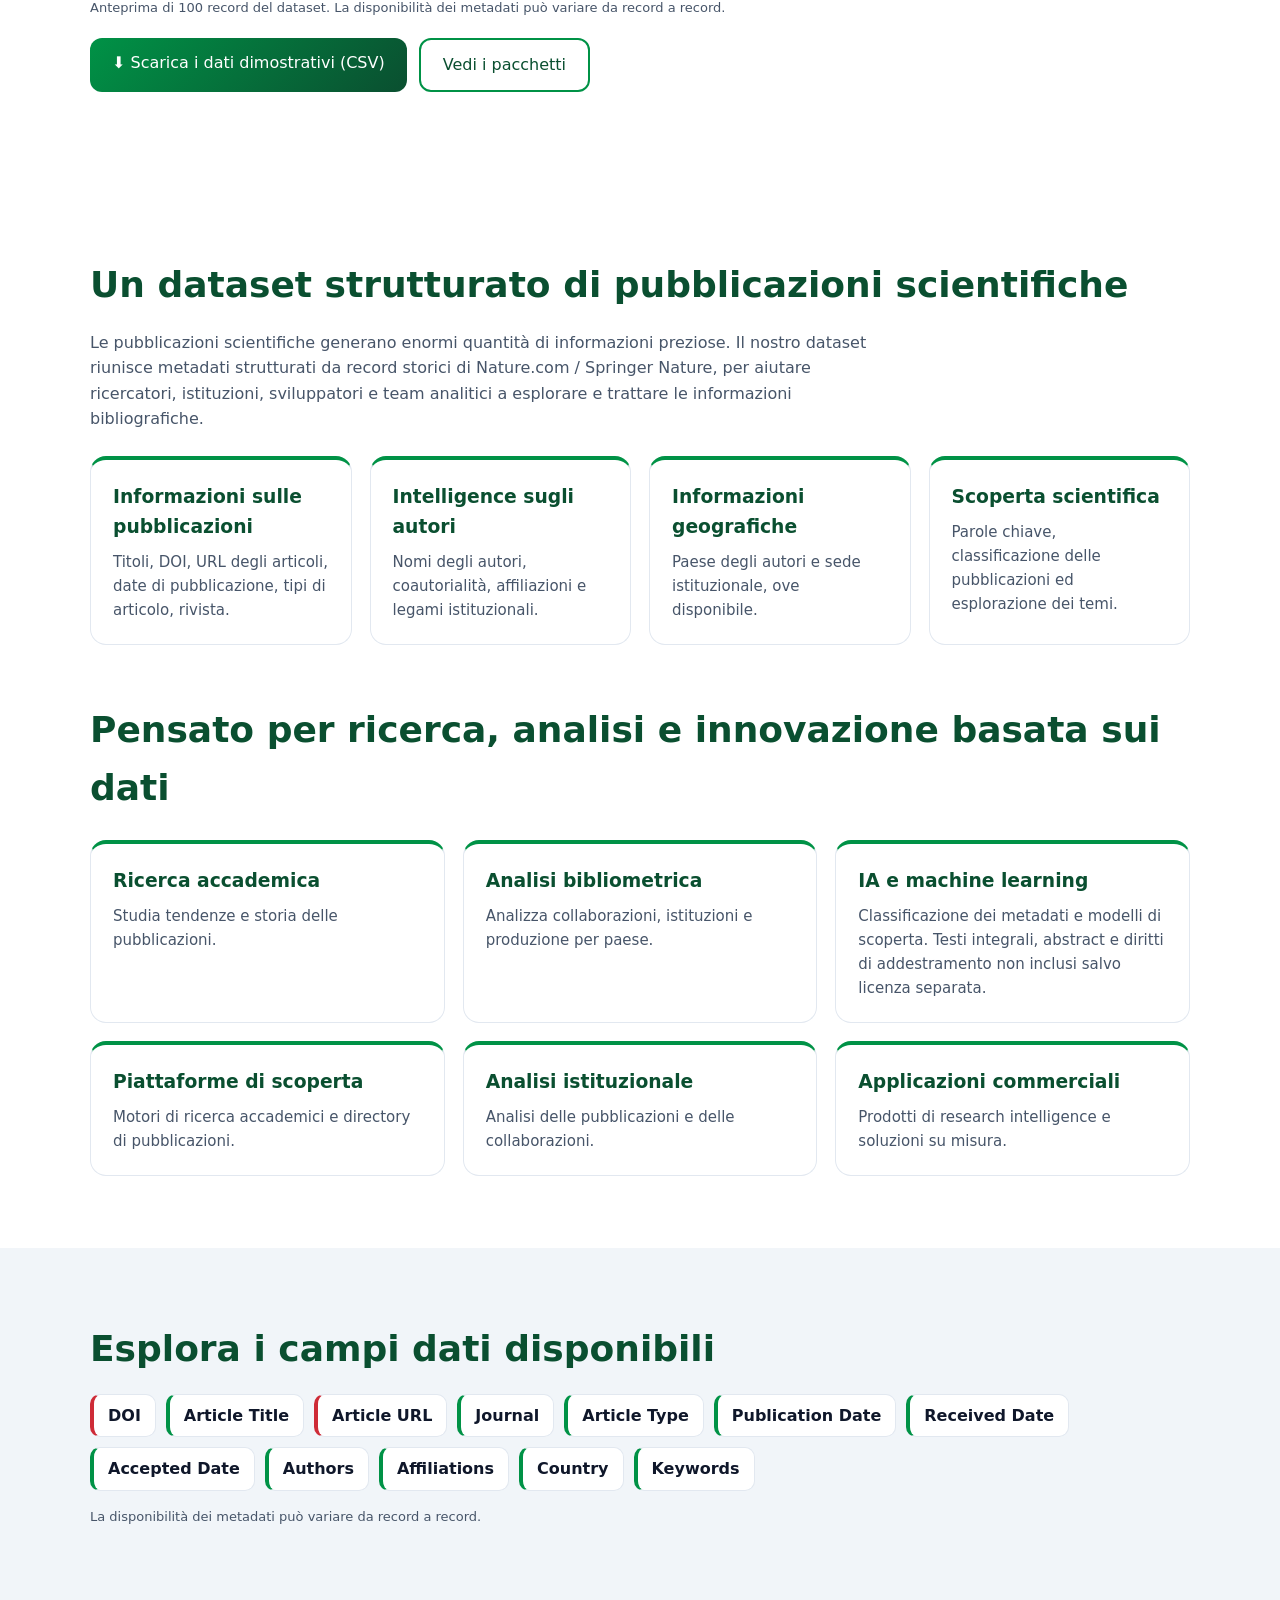
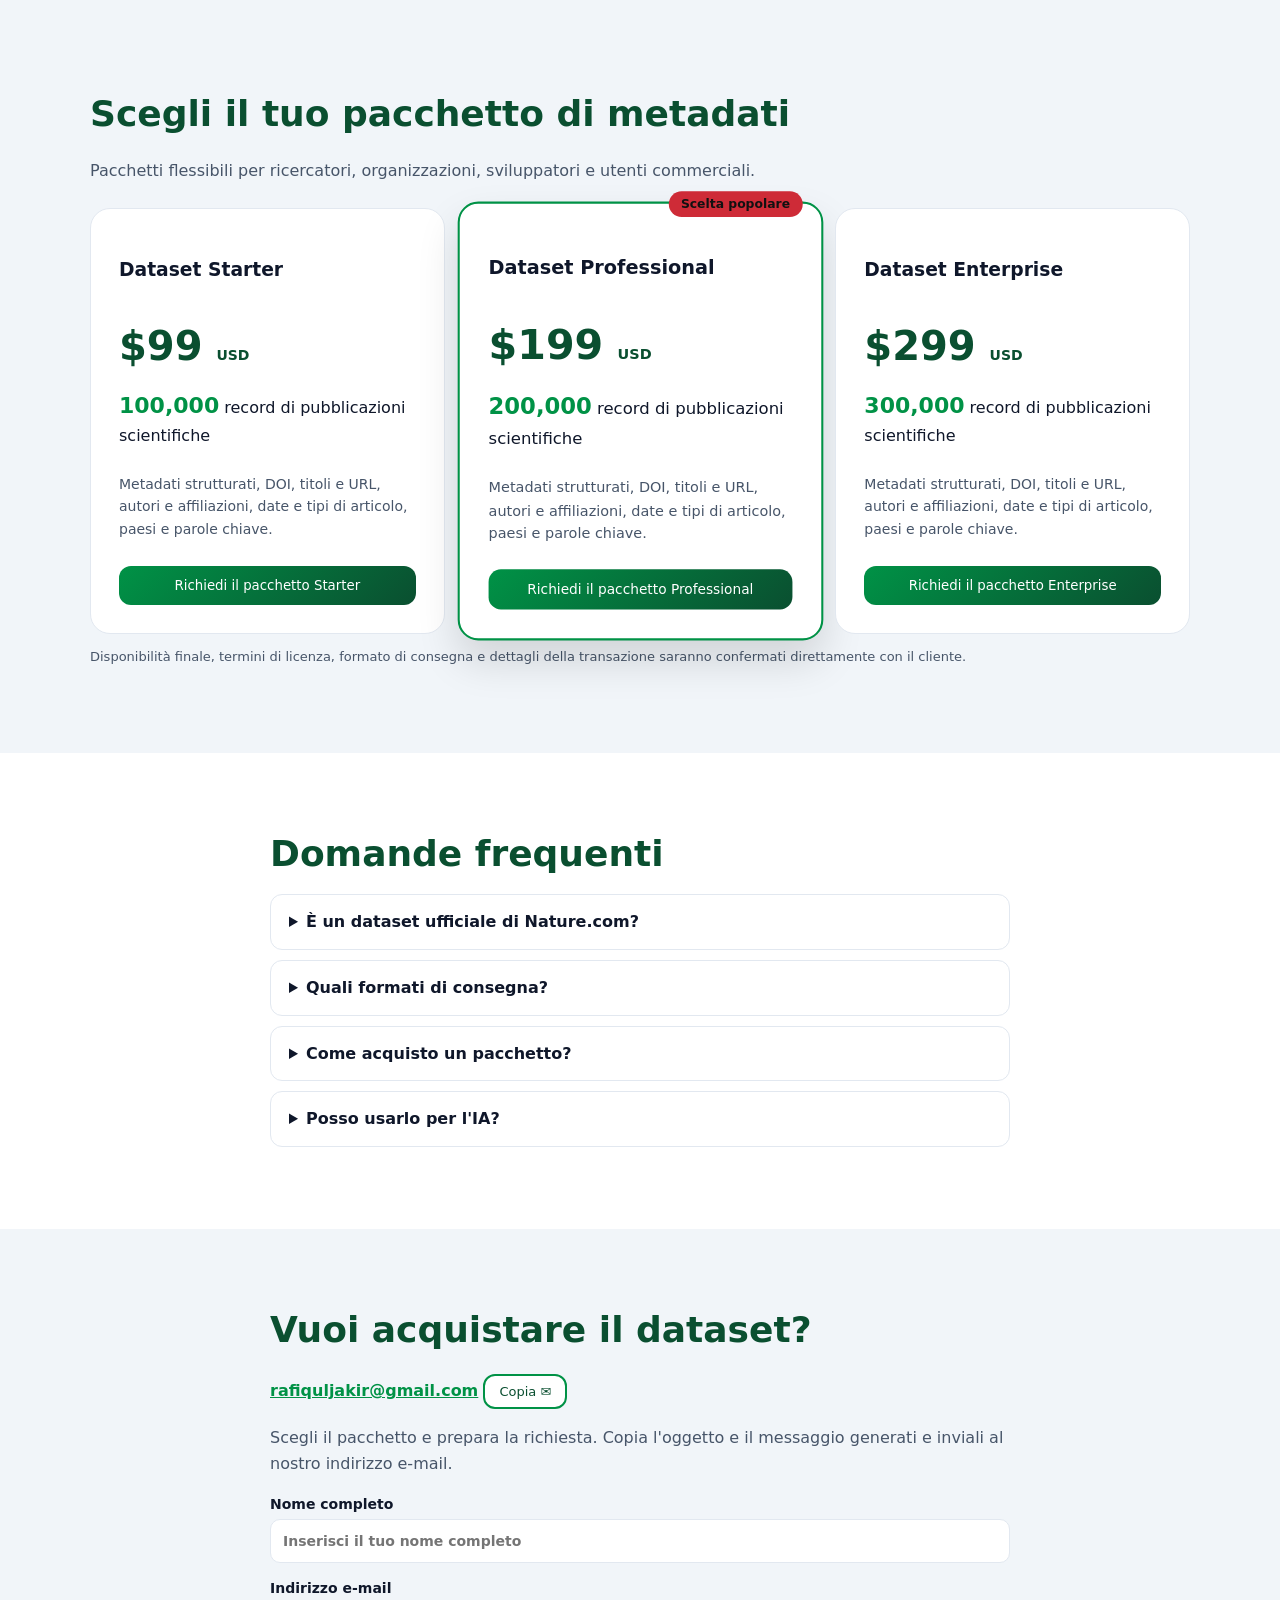
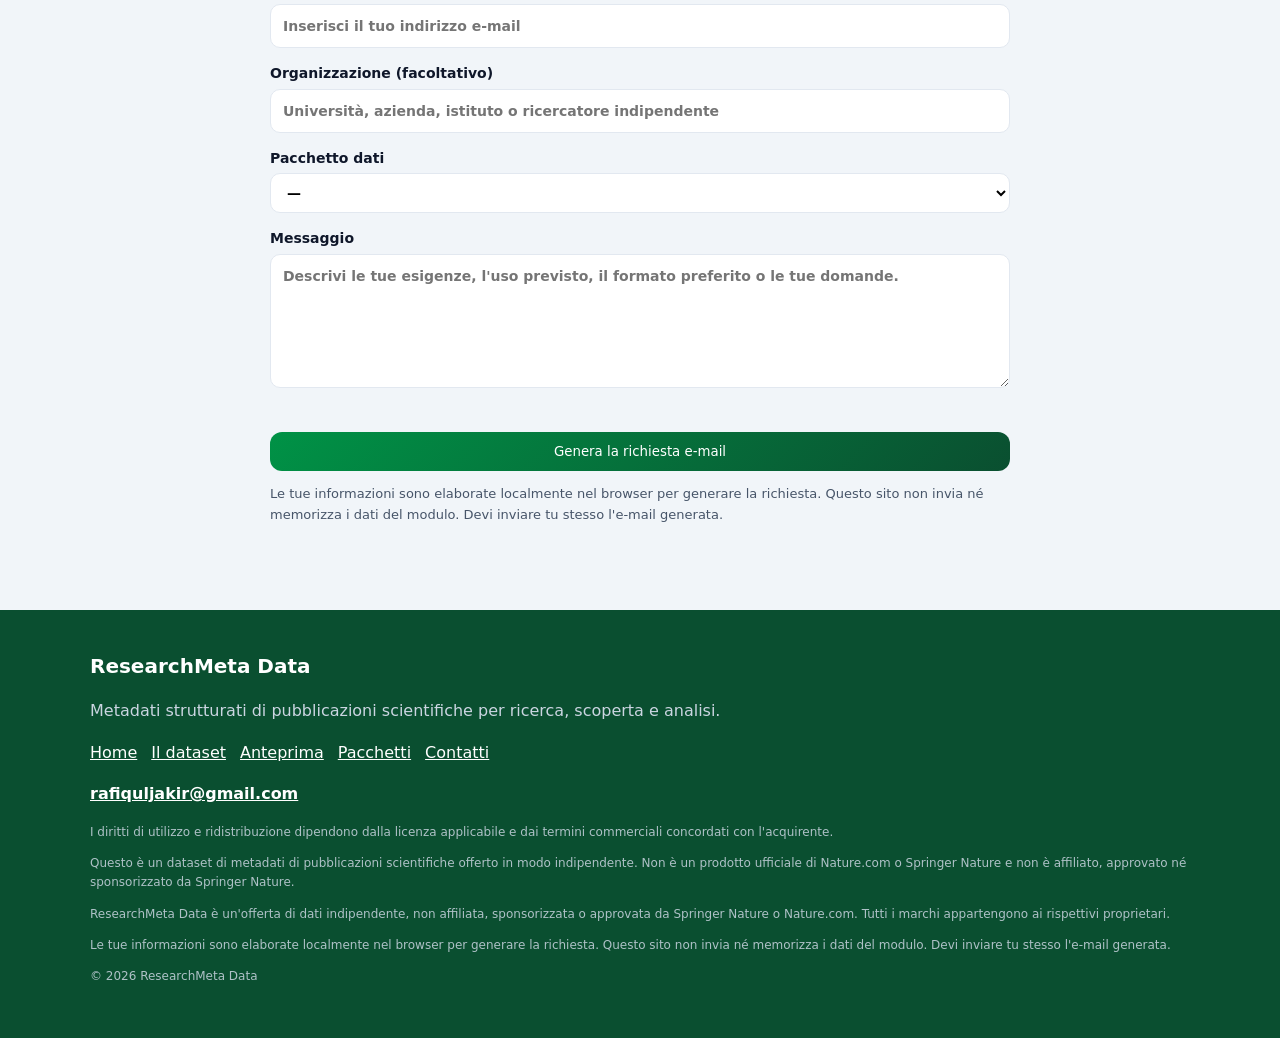
<file: it/index.html>
<!DOCTYPE html>
<html lang="it" data-theme="it"><head><meta charset="utf-8"><meta name="viewport" content="width=device-width,initial-scale=1">
<title>Dataset di metadati Nature.com | Metadati di pubblicazioni scientifiche – ResearchMeta Data</title><meta name="description" content="Dataset di metadati di pubblicazioni scientifiche: oltre 300.000 record Nature.com / Springer Nature con DOI, titoli, autori, affiliazioni, paesi. Anteprima CSV."><meta name="keywords" content="dataset di metadati Nature.com, database di articoli scientifici Nature, metadati di pubblicazioni scientifiche, dataset di articoli di ricerca, database di metadati di articoli scientifici, dataset di pubblicazioni accademiche, metadati accademici, dataset DOI, database di pubblicazioni di ricerca, dati di ricerca accademica, dataset di affiliazioni degli autori, dataset bibliometrico, pubblicazioni scientifiche CSV, dataset per analisi della ricerca, dati accademici per machine learning, metadati Springer Nature, acquistare dataset di articoli scientifici, scaricare metadati di articoli CSV, dati per analisi bibliometrica, parole chiave di ricerca dataset, dati per motori di ricerca accademici"><meta name="author" content="ResearchMeta Data"><meta name="robots" content="index,follow,max-snippet:-1,max-image-preview:large">
<link rel="canonical" href="https://rafiqul-jakir.github.io/metadata/it/"><link rel="alternate" hreflang="en" href="https://rafiqul-jakir.github.io/metadata/"><link rel="alternate" hreflang="es" href="https://rafiqul-jakir.github.io/metadata/es/"><link rel="alternate" hreflang="fr" href="https://rafiqul-jakir.github.io/metadata/fr/"><link rel="alternate" hreflang="it" href="https://rafiqul-jakir.github.io/metadata/it/"><link rel="alternate" hreflang="de" href="https://rafiqul-jakir.github.io/metadata/de/"><link rel="alternate" hreflang="x-default" href="https://rafiqul-jakir.github.io/metadata/">
<meta property="og:type" content="website"><meta property="og:site_name" content="ResearchMeta Data"><meta property="og:title" content="Dataset di metadati Nature.com | Metadati di pubblicazioni scientifiche – ResearchMeta Data"><meta property="og:description" content="Dataset di metadati di pubblicazioni scientifiche: oltre 300.000 record Nature.com / Springer Nature con DOI, titoli, autori, affiliazioni, paesi. Anteprima CSV."><meta property="og:url" content="https://rafiqul-jakir.github.io/metadata/it/"><meta property="og:locale" content="it">
<meta name="twitter:card" content="summary"><meta name="twitter:title" content="Dataset di metadati Nature.com | Metadati di pubblicazioni scientifiche – ResearchMeta Data"><meta name="twitter:description" content="Dataset di metadati di pubblicazioni scientifiche: oltre 300.000 record Nature.com / Springer Nature con DOI, titoli, autori, affiliazioni, paesi. Anteprima CSV.">
<link rel="icon" href="../assets/favicon.svg" type="image/svg+xml"><link rel="stylesheet" href="../styles.css">
<script type="application/ld+json">{"@context": "https://schema.org", "@graph": [{"@type": "Organization", "name": "ResearchMeta Data", "url": "https://rafiqul-jakir.github.io/metadata/it/", "email": "rafiquljakir@gmail.com"}, {"@type": "WebSite", "name": "ResearchMeta Data", "url": "https://rafiqul-jakir.github.io/metadata/it/", "inLanguage": "it"}, {"@type": "Dataset", "name": "Scientific Publication Metadata Dataset", "description": "Dataset di metadati di pubblicazioni scientifiche: oltre 300.000 record Nature.com / Springer Nature con DOI, titoli, autori, affiliazioni, paesi. Anteprima CSV.", "url": "https://rafiqul-jakir.github.io/metadata/it/", "inLanguage": "it", "keywords": ["dataset di metadati Nature.com", "database di articoli scientifici Nature", "metadati di pubblicazioni scientifiche", "dataset di articoli di ricerca", "database di metadati di articoli scientifici", "dataset di pubblicazioni accademiche", "metadati accademici", "dataset DOI", "database di pubblicazioni di ricerca", "dati di ricerca accademica", "dataset di affiliazioni degli autori", "dataset bibliometrico", "pubblicazioni scientifiche CSV", "dataset per analisi della ricerca", "dati accademici per machine learning", "metadati Springer Nature", "acquistare dataset di articoli scientifici", "scaricare metadati di articoli CSV", "dati per analisi bibliometrica", "parole chiave di ricerca dataset", "dati per motori di ricerca accademici"], "creator": {"@type": "Organization", "name": "ResearchMeta Data"}, "variableMeasured": ["DOI", "Article Title", "Article URL", "Journal", "Article Type", "Publication Date", "Received Date", "Accepted Date", "Authors", "Affiliations", "Country", "Keywords"]}]}</script></head>
<body><a class="skip" href="#about">Skip to content</a>
<header class="nav"><div class="wrap bar"><a class="brand" href="#home"><svg width="30" height="30" viewBox="0 0 32 32" aria-hidden="true"><rect width="32" height="32" rx="8" fill="var(--b)"/><g fill="none" stroke="var(--c)" stroke-width="2"><path d="M8 22V10M16 22V14M24 22V8"/></g><circle cx="8" cy="10" r="2" fill="#fff"/><circle cx="16" cy="14" r="2" fill="#fff"/><circle cx="24" cy="8" r="2" fill="#fff"/></svg>ResearchMeta Data</a>
<nav id="menu" aria-label="Main"><a href="#home">Home</a><a href="#sample">Anteprima</a><a href="#about">Il dataset</a><a href="#fields">Campi dati</a><a href="#packages">Pacchetti</a><a href="#faq">FAQ</a><a href="#contact">Contatti</a></nav>
<div class="right"><select id="lang" aria-label="Language"><option value="../" data-l="en">🇬🇧 English</option><option value="../es/" data-l="es">🇪🇸 Español</option><option value="../fr/" data-l="fr">🇫🇷 Français</option><option value="../it/" selected data-l="it">🇮🇹 Italiano</option><option value="../de/" data-l="de">🇩🇪 Deutsch</option></select><a class="btn sm" href="#contact">Richiedi il dataset</a><button id="burger" aria-label="Menu" aria-expanded="false">☰</button></div></div></header>
<main>
<section id="home" class="hero"><div class="wrap two"><div><h1>Scopri i metadati della ricerca scientifica mondiale.</h1><p class="lead">Accedi a un'ampia raccolta strutturata di metadati storici di pubblicazioni scientifiche di Nature.com / Springer Nature: titoli, DOI, autori, affiliazioni, date di pubblicazione, tipi di articolo, paesi e parole chiave.</p>
<div class="cta"><a class="btn" href="#sample">Esplora il dataset</a><a class="btn ghost" href="#packages">Vedi i pacchetti</a></div><div class="stats"><div><b>300,000+</b><span>Record scientifici</span></div><div><b>★</b><span>Metadati storici di pubblicazioni</span></div><div><b>★</b><span>Copertura globale della ricerca</span></div></div></div>
<div class="viz" aria-hidden="true"><svg viewBox="0 0 420 320"><rect x="10" y="20" width="400" height="280" rx="18" fill="var(--b)"/><g fill="#ffffff22"><rect x="30" y="50" width="360" height="26" rx="6"/><rect x="30" y="86" width="360" height="26" rx="6"/><rect x="30" y="122" width="360" height="26" rx="6"/></g><g fill="var(--c)"><rect x="40" y="58" width="90" height="10" rx="3"/><rect x="40" y="94" width="130" height="10" rx="3"/><rect x="40" y="130" width="70" height="10" rx="3"/></g><g stroke="var(--a)" stroke-width="3" fill="none"><polyline points="40,270 110,225 180,245 250,190 320,205 380,165"/></g><g fill="#fff"><circle cx="110" cy="225" r="5"/><circle cx="250" cy="190" r="5"/><circle cx="380" cy="165" r="5"/></g><text x="270" y="68" fill="#fff" font-size="11" font-family="monospace">doi:10.xxxx/DEMO</text></svg></div></div></section>
<section id="sample" class="sec"><div class="wrap"><h2>Anteprima del dataset</h2><p class="sub">Scopri la struttura e il livello di dettaglio dei metadati delle pubblicazioni scientifiche.</p><div class="tw" tabindex="0"><table><thead><tr><th>link</th><th>title</th><th>type</th><th>published_date</th><th>received_date</th><th>accepted_date</th><th>country</th><th>keywords</th><th>doi</th><th>authors</th><th>affiliations</th><th>source_page</th></tr></thead><tbody id="rows"></tbody></table></div><p class="note">Anteprima di 100 record del dataset. La disponibilità dei metadati può variare da record a record.</p><div class="cta"><a class="btn" href="../assets/sample-data.csv" download>⬇ Scarica i dati dimostrativi (CSV)</a><a class="btn ghost" href="#packages">Vedi i pacchetti</a></div></div></section>
<section id="about" class="sec"><div class="wrap"><h2>Un dataset strutturato di pubblicazioni scientifiche</h2><p class="sub">Le pubblicazioni scientifiche generano enormi quantità di informazioni preziose. Il nostro dataset riunisce metadati strutturati da record storici di Nature.com / Springer Nature, per aiutare ricercatori, istituzioni, sviluppatori e team analitici a esplorare e trattare le informazioni bibliografiche.</p><div class="grid4"><article class="card"><h3>Informazioni sulle pubblicazioni</h3><p>Titoli, DOI, URL degli articoli, date di pubblicazione, tipi di articolo, rivista.</p></article><article class="card"><h3>Intelligence sugli autori</h3><p>Nomi degli autori, coautorialità, affiliazioni e legami istituzionali.</p></article><article class="card"><h3>Informazioni geografiche</h3><p>Paese degli autori e sede istituzionale, ove disponibile.</p></article><article class="card"><h3>Scoperta scientifica</h3><p>Parole chiave, classificazione delle pubblicazioni ed esplorazione dei temi.</p></article></div>
<h2 class="mt">Pensato per ricerca, analisi e innovazione basata sui dati</h2><div class="grid3"><article class="card"><h3>Ricerca accademica</h3><p>Studia tendenze e storia delle pubblicazioni.</p></article><article class="card"><h3>Analisi bibliometrica</h3><p>Analizza collaborazioni, istituzioni e produzione per paese.</p></article><article class="card"><h3>IA e machine learning</h3><p>Classificazione dei metadati e modelli di scoperta. Testi integrali, abstract e diritti di addestramento non inclusi salvo licenza separata.</p></article><article class="card"><h3>Piattaforme di scoperta</h3><p>Motori di ricerca accademici e directory di pubblicazioni.</p></article><article class="card"><h3>Analisi istituzionale</h3><p>Analisi delle pubblicazioni e delle collaborazioni.</p></article><article class="card"><h3>Applicazioni commerciali</h3><p>Prodotti di research intelligence e soluzioni su misura.</p></article></div></div></section>
<section id="fields" class="sec alt"><div class="wrap"><h2>Esplora i campi dati disponibili</h2><ul class="chips"><li class="f-id">DOI</li><li class="f-text">Article Title</li><li class="f-link">Article URL</li><li class="f-text">Journal</li><li class="f-text">Article Type</li><li class="f-date">Publication Date</li><li class="f-date">Received Date</li><li class="f-date">Accepted Date</li><li class="f-people">Authors</li><li class="f-people">Affiliations</li><li class="f-geo">Country</li><li class="f-text">Keywords</li></ul><p class="note">La disponibilità dei metadati può variare da record a record.</p></div></section>
<section id="packages" class="sec alt"><div class="wrap"><h2>Scegli il tuo pacchetto di metadati</h2><p class="sub">Pacchetti flessibili per ricercatori, organizzazioni, sviluppatori e utenti commerciali.</p><div class="grid3 pr"><article class="price"><h3>Dataset Starter</h3><div class="amt">$99 <small>USD</small></div><div class="recs"><b>100,000</b> record di pubblicazioni scientifiche</div><p>Metadati strutturati, DOI, titoli e URL, autori e affiliazioni, date e tipi di articolo, paesi e parole chiave.</p><button class="btn" data-pkg="s">Richiedi il pacchetto Starter</button></article><article class="price pop"><span class="badge">Scelta popolare</span><h3>Dataset Professional</h3><div class="amt">$199 <small>USD</small></div><div class="recs"><b>200,000</b> record di pubblicazioni scientifiche</div><p>Metadati strutturati, DOI, titoli e URL, autori e affiliazioni, date e tipi di articolo, paesi e parole chiave.</p><button class="btn" data-pkg="p">Richiedi il pacchetto Professional</button></article><article class="price"><h3>Dataset Enterprise</h3><div class="amt">$299 <small>USD</small></div><div class="recs"><b>300,000</b> record di pubblicazioni scientifiche</div><p>Metadati strutturati, DOI, titoli e URL, autori e affiliazioni, date e tipi di articolo, paesi e parole chiave.</p><button class="btn" data-pkg="e">Richiedi il pacchetto Enterprise</button></article></div><p class="note">Disponibilità finale, termini di licenza, formato di consegna e dettagli della transazione saranno confermati direttamente con il cliente.</p></div></section>
<section id="faq" class="sec"><div class="wrap narrow"><h2>Domande frequenti</h2><details><summary>È un dataset ufficiale di Nature.com?</summary><p>No. È un dataset di metadati offerto in modo indipendente, senza affiliazione con Springer Nature.</p></details><details><summary>Quali formati di consegna?</summary><p>Il formato preferito può essere discusso durante la richiesta.</p></details><details><summary>Come acquisto un pacchetto?</summary><p>Scegli un pacchetto, genera la richiesta nella sezione contatti e inviala tu dal tuo programma di posta. Nulla viene inviato automaticamente.</p></details><details><summary>Posso usarlo per l'IA?</summary><p>I metadati possono supportare esperimenti di classificazione e scoperta. I diritti dipendono dalla licenza concordata.</p></details></div></section>
<section id="contact" class="sec alt"><div class="wrap narrow"><h2>Vuoi acquistare il dataset?</h2><p class="sub"><a class="mail" href="mailto:rafiquljakir@gmail.com">rafiquljakir@gmail.com</a> <button class="btn ghost sm" id="cpmail" type="button">Copia ✉</button></p><p class="sub">Scegli il pacchetto e prepara la richiesta. Copia l'oggetto e il messaggio generati e inviali al nostro indirizzo e-mail.</p>
<div id="f" class="form"><label>Nome completo<input id="n" required placeholder="Inserisci il tuo nome completo" autocomplete="name"></label><label>Indirizzo e-mail<input id="e" type="email" required placeholder="Inserisci il tuo indirizzo e-mail" autocomplete="email"></label>
<label>Organizzazione (facoltativo)<input id="o" placeholder="Università, azienda, istituto o ricercatore indipendente"></label><label>Pacchetto dati<select id="p"><option value="">—</option><option value="s">Dataset Starter — 100.000 record — $99</option><option value="p">Dataset Professional — 200.000 record — $199</option><option value="e">Dataset Enterprise — 300.000 record — $299</option><option value="c">Richiesta di dataset personalizzato</option></select></label>
<label>Messaggio<textarea id="m" rows="5" placeholder="Descrivi le tue esigenze, l'uso previsto, il formato preferito o le tue domande."></textarea></label><p id="err" class="err" role="alert"></p><button class="btn" id="gen" type="button">Genera la richiesta e-mail</button></div>
<p class="note">Le tue informazioni sono elaborate localmente nel browser per generare la richiesta. Questo sito non invia né memorizza i dati del modulo. Devi inviare tu stesso l'e-mail generata.</p>
<div id="out" class="mailcard" hidden><p><b>A:</b> rafiquljakir@gmail.com</p><p><b>Oggetto:</b></p><pre id="os" tabindex="0"></pre><p><b>Messaggio:</b></p><pre id="ob" tabindex="0"></pre>
<div class="cta"><button class="btn" id="c1" type="button">Copia oggetto</button><button class="btn" id="c2" type="button">Copia messaggio</button><button class="btn ghost" id="c3" type="button">Copia e-mail completa</button><a class="btn" id="open" href="#">Apri l'app di posta</a></div><p id="ok" role="status" class="ok"></p></div></div></section>
</main>
<footer class="foot"><div class="wrap"><b>ResearchMeta Data</b><p>Metadati strutturati di pubblicazioni scientifiche per ricerca, scoperta e analisi.</p><nav><a href="#home">Home</a><a href="#about">Il dataset</a><a href="#sample">Anteprima</a><a href="#packages">Pacchetti</a><a href="#contact">Contatti</a></nav>
<p><a class="mail" href="mailto:rafiquljakir@gmail.com">rafiquljakir@gmail.com</a></p><p class="small" id="licence">I diritti di utilizzo e ridistribuzione dipendono dalla licenza applicabile e dai termini commerciali concordati con l'acquirente.</p><p class="small">Questo è un dataset di metadati di pubblicazioni scientifiche offerto in modo indipendente. Non è un prodotto ufficiale di Nature.com o Springer Nature e non è affiliato, approvato né sponsorizzato da Springer Nature.</p><p class="small">ResearchMeta Data è un'offerta di dati indipendente, non affiliata, sponsorizzata o approvata da Springer Nature o Nature.com. Tutti i marchi appartengono ai rispettivi proprietari.</p><p class="small">Le tue informazioni sono elaborate localmente nel browser per generare la richiesta. Questo sito non invia né memorizza i dati del modulo. Devi inviare tu stesso l'e-mail generata.</p><p class="small">© <span id="yr">2026</span> ResearchMeta Data</p></div></footer>
<script type="application/json" id="i18n">{"dm": "Vorrei ricevere maggiori informazioni su questo pacchetto, inclusi dati di esempio, formato di consegna, termini di licenza e procedura di acquisto.", "subj": ["Richiesta di acquisto dataset – Starter (100.000 record)", "Richiesta di acquisto dataset – Professional (200.000 record)", "Richiesta di acquisto dataset – Enterprise (300.000 record)", "Richiesta di acquisto dataset – Dataset personalizzato"], "body": "Gentile team di ResearchMeta Data,\n\nsono interessato ad acquistare il vostro dataset di metadati di pubblicazioni scientifiche.\n\nI miei dati:\n\nNome completo: {name}\nIndirizzo e-mail: {email}\nOrganizzazione: {org}\nPacchetto scelto: {pkg}\nPrezzo del pacchetto: {price}\n\nMessaggio:\n\n{msg}\n\nVi sarei grato di ricevere informazioni su disponibilità, termini di licenza, formato di consegna e procedura di acquisto.\n\nGrazie per il tempo dedicato.\n\nCordiali saluti,\n{name}", "errs": ["Inserisci il tuo nome completo.", "Inserisci un indirizzo e-mail valido.", "Scegli un pacchetto."], "ok": "Copiato con successo!", "fail": "Copia non riuscita. Seleziona il testo e copialo manualmente.", "none": "Non indicato", "custom": "Preventivo personalizzato", "opts": ["Dataset Starter — 100.000 record — $99", "Dataset Professional — 200.000 record — $199", "Dataset Enterprise — 300.000 record — $299", "Richiesta di dataset personalizzato"], "email": "rafiquljakir@gmail.com"}</script>
<script src="../data.js" defer></script><script src="../script.js" defer></script></body></html>
</file>
<file: styles.css>
:root{--a:#0ea5e9;--b:#0b1f3a;--c:#22d3ee;--ink:#0f172a;--mut:#475569;--bg:#fff;--alt:#f1f5f9;--ln:#e2e8f0}
[data-theme=es]{--a:#c60b1e;--b:#7a0f1a;--c:#ffc400}[data-theme=fr]{--a:#0055a4;--b:#002654;--c:#ef4135}
[data-theme=it]{--a:#009246;--b:#0a4f30;--c:#ce2b37}[data-theme=de]{--a:#c40000;--b:#161616;--c:#ffce00}
*{box-sizing:border-box}html{scroll-behavior:smooth;scroll-padding-top:70px}
body{margin:0;font:16px/1.6 system-ui,-apple-system,Segoe UI,Roboto,sans-serif;color:var(--ink);background:var(--bg)}
.wrap{max-width:1140px;margin:auto;padding:0 20px}.narrow{max-width:780px}
.skip{position:absolute;left:-999px}.skip:focus{left:10px;top:10px;background:#fff;padding:8px;z-index:99}
.nav{position:sticky;top:0;z-index:50;background:#fffffff2;backdrop-filter:blur(8px);border-bottom:3px solid var(--a)}
.bar{display:flex;align-items:center;justify-content:space-between;gap:12px;height:64px}
.brand{display:flex;align-items:center;gap:8px;font-weight:700;color:var(--b);text-decoration:none}
nav#menu{display:flex;gap:16px}nav#menu a{color:var(--ink);text-decoration:none;font-size:14px}nav#menu a:hover{color:var(--a)}
.right{display:flex;align-items:center;gap:10px}select,input,textarea{font:inherit;padding:10px 12px;border:1px solid var(--ln);border-radius:10px;width:100%;background:#fff}
#lang{width:auto;padding:6px 8px}#burger{display:none;background:none;border:0;font-size:24px}
.btn{display:inline-block;background:linear-gradient(135deg,var(--a),var(--b));color:#fff;padding:12px 22px;border-radius:12px;border:0;font:600 15px inherit;font-family:inherit;text-decoration:none;cursor:pointer;transition:transform .15s,box-shadow .15s}
.btn:hover{transform:translateY(-2px);box-shadow:0 8px 20px #0003}.btn.sm{padding:8px 14px;font-size:13px}.btn.ghost{background:#fff;color:var(--b);border:2px solid var(--a)}
:focus-visible{outline:3px solid var(--c);outline-offset:2px}
.hero{background:radial-gradient(circle at 80% 10%,color-mix(in srgb,var(--c) 25%,transparent),transparent 50%),linear-gradient(180deg,#f8fafc,#fff);padding:72px 0}
.two{display:grid;grid-template-columns:1.1fr .9fr;gap:40px;align-items:center}h1{font-size:clamp(32px,5vw,52px);line-height:1.1;margin:0 0 16px;color:var(--b)}
.lead{color:var(--mut);font-size:18px}.cta{display:flex;gap:12px;flex-wrap:wrap;margin:20px 0}
.stats{display:flex;gap:24px;flex-wrap:wrap;margin-top:28px}.stats div{border-left:3px solid var(--c);padding-left:12px}.stats b{display:block;font-size:24px;color:var(--a)}.stats span{font-size:13px;color:var(--mut)}
.viz svg{width:100%;height:auto;filter:drop-shadow(0 20px 30px #0004);animation:fl 6s ease-in-out infinite}@keyframes fl{50%{transform:translateY(-8px)}}
.sec{padding:72px 0}.alt{background:var(--alt)}h2{font-size:clamp(26px,3.5vw,36px);color:var(--b);margin:0 0 12px}.sub{color:var(--mut);max-width:800px}.mt{margin-top:56px}
.grid4{display:grid;grid-template-columns:repeat(auto-fit,minmax(240px,1fr));gap:18px;margin-top:24px}.grid3{display:grid;grid-template-columns:repeat(auto-fit,minmax(280px,1fr));gap:18px;margin-top:24px}
.card{background:#fff;border:1px solid var(--ln);border-top:4px solid var(--a);border-radius:16px;padding:22px}.card h3{margin:0 0 8px;color:var(--b)}.card p{margin:0;color:var(--mut);font-size:15px}
.chips{display:flex;flex-wrap:wrap;gap:10px;list-style:none;padding:0}.chips li{background:#fff;border:1px solid var(--ln);border-left:4px solid var(--a);padding:8px 14px;border-radius:10px;font-weight:600}
.chips .f-id,.chips .f-link{border-left-color:var(--c)}.note{font-size:13px;color:var(--mut)}
.tw{overflow:auto;max-height:560px;border:1px solid var(--ln);border-radius:14px;margin:20px 0}table{border-collapse:collapse;width:100%;font-size:13px;white-space:nowrap}td{max-width:260px;overflow:hidden;text-overflow:ellipsis}
th{position:sticky;top:0;background:var(--b);color:#fff;text-align:left;padding:10px}td{padding:9px 10px;border-top:1px solid var(--ln)}tr:hover td{background:#f8fafc}td a{color:var(--a);text-decoration:none}td a:hover{text-decoration:underline}td.doi{color:var(--a);font-family:monospace;font-weight:600}
.pr{align-items:stretch}.price{background:#fff;border:1px solid var(--ln);border-radius:20px;padding:28px;display:flex;flex-direction:column;gap:10px;position:relative}
.price.pop{border:2px solid var(--a);box-shadow:0 20px 40px #0002;transform:scale(1.03)}.badge{position:absolute;top:-12px;right:18px;background:var(--c);color:#111;font-size:12px;font-weight:700;padding:3px 12px;border-radius:99px}
.amt{font-size:40px;font-weight:800;color:var(--b)}.amt small{font-size:14px}.recs b{font-size:22px;color:var(--a)}.price p{color:var(--mut);flex:1;font-size:14px}
details{background:#fff;border:1px solid var(--ln);border-radius:12px;padding:14px 18px;margin:10px 0}summary{cursor:pointer;font-weight:600}
.form{display:grid;gap:14px}label{display:grid;gap:4px;font-weight:600;font-size:14px}.err{color:#b91c1c;margin:0;min-height:1em}
.mail{color:var(--a);font-weight:700}.mailcard{background:#fff;border:1px solid var(--ln);border-left:5px solid var(--a);border-radius:14px;padding:20px;margin-top:20px}
pre{white-space:pre-wrap;background:var(--alt);padding:12px;border-radius:8px;font:14px/1.5 inherit;user-select:all}.ok{color:#047857;font-weight:600}
.foot{background:var(--b);color:#cbd5e1;padding:40px 0}.foot a{color:#fff;margin-right:14px}.foot b{color:#fff;font-size:20px}.small{font-size:12px;opacity:.85}
[hidden]{display:none!important}
@media(max-width:860px){.two{grid-template-columns:1fr}#burger{display:block}nav#menu{display:none;position:absolute;top:64px;left:0;right:0;background:#fff;flex-direction:column;padding:16px 20px;border-bottom:1px solid var(--ln)}nav#menu.open{display:flex}.price.pop{transform:none}}
@media(prefers-reduced-motion:reduce){*{animation:none!important;transition:none!important;scroll-behavior:auto!important}}
</file>
